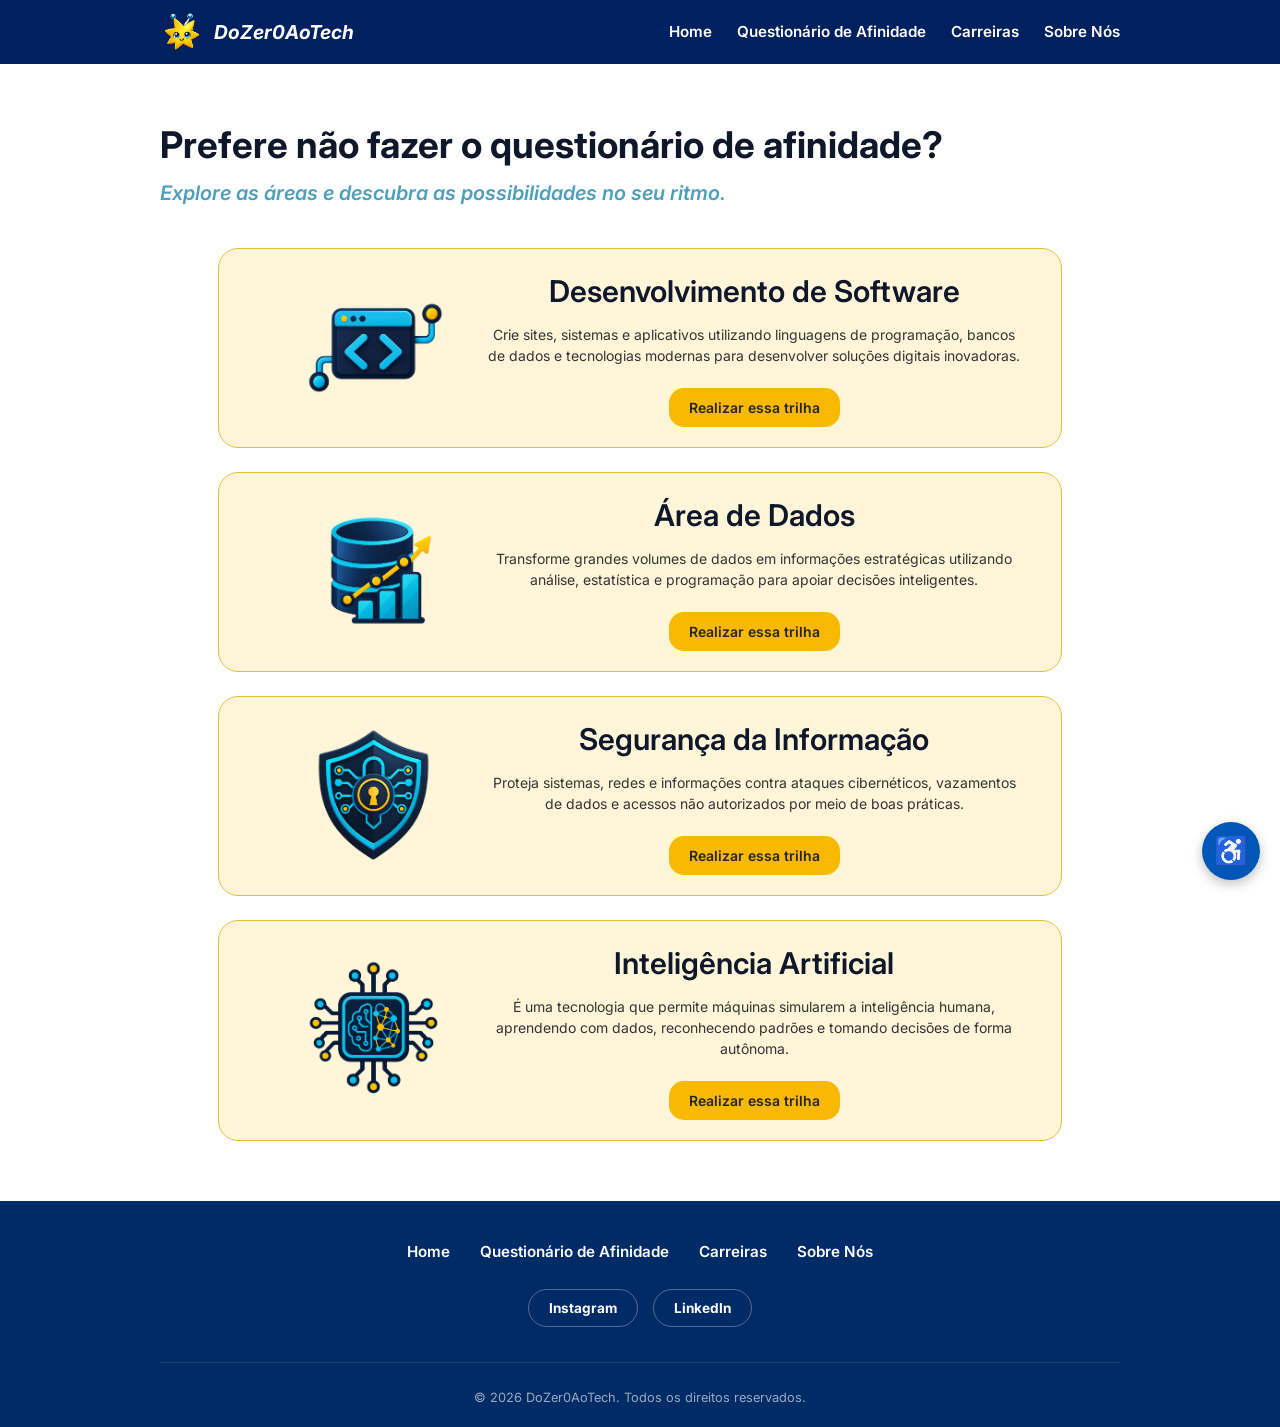
<file: html/carreiras.html>
<!DOCTYPE html>
<html lang="pt-br">
<head>
    <meta charset="UTF-8">
    <meta name="viewport" content="width=device-width, initial-scale=1.0">
    <title>Carreiras - DoZer0AoTech</title>
    <link rel="stylesheet" href="../css/carreiras.css" type="text/css">
    <link rel="stylesheet" href="../css/acessibilidade.css">
</head>
<body>

    <div id="luz-labirinto"></div>

    <header class="header">
        <div class="header-container">
            <div class="logo">
                <img src="../imagens/LUMI LOGO.png" alt="Lumi logo">
                <span>DoZer0AoTech</span>
            </div>
            <nav class="nav-menu">
                <a href="../index.html">Home</a>
                <a href="questionarioAfinidade.html">Questionário de Afinidade</a>
                <a href="carreiras.html" class="active">Carreiras</a>
                <a href="sobre.html">Sobre Nós</a>
            </nav>

    </header>

    <main class="main-container">

        <section class="areas-section">
            <h1 class="section-title">
                Prefere não fazer o questionário de afinidade?
            </h1>

            <p class="section-subtitle">
                  Explore as áreas e descubra as possibilidades no seu ritmo.
            </p>

            <div class="cards-grid">

                <!-- CARD 1: Dev -->
                <div class="area-card">
                    <div class="card-header">
                        <img
                            src="../imagens/Desenvolvimento de Software.png"
                            alt="Desenvolvimento de Software">
                    </div>

                    <div class="area-content">
                        <h2>Desenvolvimento de Software</h2>
                        <p>
                            Crie sites, sistemas e aplicativos utilizando linguagens de programação,
                            bancos de dados e tecnologias modernas para desenvolver soluções digitais inovadoras.
                        </p>
                        <a
                            href="curso_desenvolvimento.html"
                            class="btn-primary btn-card">
                            Realizar essa trilha
                        </a>
                    </div>
                </div>


                <!-- CARD 2: dados-->
                <div class="area-card">
                    <div class="card-header">
                        <img
                            src="../imagens/Dados.png"
                            alt="Área de Dados">
                    </div>
                    <div class="area-content">
                        <h2>Área de Dados</h2>
                        <p>
                            Transforme grandes volumes de dados em informações estratégicas utilizando
                            análise, estatística e programação para apoiar decisões inteligentes.
                        </p>
                        <a
                            href="curso_dados.html"
                            class="btn-primary btn-card">

                            Realizar essa trilha
                        </a>
                    </div>
                </div>


                <!-- CARD 3:segurança-->
                <div class="area-card">
                    <div class="card-header">
                        <img
                            src="../imagens/Segurança da Informação.png"
                            alt="Segurança da Informação">
                    </div>
                    <div class="area-content">
                        <h2>Segurança da Informação</h2>
                        <p>
                            Proteja sistemas, redes e informações contra ataques cibernéticos,
                            vazamentos de dados e acessos não autorizados por meio de boas práticas.
                        </p>
                        <a
                            href="curso_seguranca.html"
                            class="btn-primary btn-card">

                            Realizar essa trilha
                        </a>
                    </div>
                </div>

                <!-- CARD 4: ia -->
                <div class="area-card">
                    <div class="card-header">
                        <img
                            src="../imagens/IA.png"
                            alt="Inteligência Artificial">
                    </div>
                    <div class="area-content">
                        <h2>Inteligência Artificial</h2>
                        <p>
                            É uma tecnologia que permite máquinas simularem a inteligência humana,
                            aprendendo com dados, reconhecendo padrões e tomando decisões de forma autônoma.
                        </p>
                        <a
                            href="curso_ia.html"
                            class="btn-primary btn-card">

                            Realizar essa trilha
                        </a>
                    </div>
                </div>
            </div>
        </section>
    </main>

<!-- Rodapé Completo -->
    <footer class="footer footer-dark">
        <div class="footer-container">
            
            <!-- Links de Navegação -->
            <div class="footer-nav">
                <a href="../index.html">Home</a>
                <a href="questionarioAfinidade.html">Questionário de Afinidade</a>
                <a href="carreiras.html">Carreiras</a>
                <a href="sobre.html">Sobre Nós</a>
            </div>

            <!-- Links Sociais -->
            <div class="footer-social">
                <a href="https://www.instagram.com/" target="_blank">Instagram</a>
                <a href="https://br.linkedin.com/" target="_blank">LinkedIn</a>
            </div>

            <!-- Direitos Autorais -->
            <div class="footer-copyright">
                <p>&copy; 2026 DoZer0AoTech. Todos os direitos reservados.</p>
            </div>
            
        </div>
    </footer>

    <!--Menu de acessibilidade -->
    <button class="botao-acessibilidade" id="botaoAcessibilidade" aria-label="Abrir opções de acessibilidade" aria-expanded="false">
        ♿
    </button>

    <div class="menu-acessibilidade" id="menuAcessibilidade" aria-hidden="true">
        <div class="cabecalho-acessibilidade">
            <h2>Acessibilidade</h2>
            <button id="fecharAcessibilidade" aria-label="Fechar menu">×</button>
        </div>

        <div class="opcoes-acessibilidade">
            <button class="opcao-acessibilidade" id="aumentarTexto">
                <span>🔠</span>
                <div>
                    <strong>Aumentar texto</strong>
                    <small>Aumentar o tamanho da fonte</small>
                </div>
            </button>

            <button class="opcao-acessibilidade" id="diminuirTexto">
                <span>🔡</span>
                <div>
                    <strong>Diminuir texto</strong>
                    <small>Diminuir o tamanho da fonte</small>
                </div>
            </button>

            <button class="opcao-acessibilidade" id="lerAoPassar">
                <span>🖱️</span>
                <div>
                    <strong>Ler ao passar o mouse</strong>
                    <small>Ouvir o conteúdo ao posicionar o cursor</small>
                </div>
            </button>

            <button class="opcao-acessibilidade" id="altoContraste">
                <span>◐</span>
                <div>
                    <strong>Alto contraste</strong>
                    <small>Aumentar o contraste das cores</small>
                </div>
            </button>

            <button class="opcao-acessibilidade" id="contrasteNegativo">
                <span>◑</span>
                <div>
                    <strong>Contraste negativo</strong>
                    <small>Inverter as cores da página</small>
                </div>
            </button>

            <button class="opcao-acessibilidade" id="destacarLinks">
                <span>🔗</span>
                <div>
                    <strong>Destacar links</strong>
                    <small>Facilitar a identificação dos links</small>
                </div>
            </button>

            <button class="opcao-acessibilidade restaurar" id="restaurarAcessibilidade">
                <span>↩️</span>
                <div>
                    <strong>Restaurar padrão</strong>
                    <small>Voltar às configurações originais</small>
                </div>
            </button>
        </div>
    </div>

    <script src="../js/acessibilidade.js"></script>

    <script>
        document.addEventListener('mousemove', (e) => {
            const luz = document.getElementById('luz-labirinto');
            if (luz) {
                luz.style.setProperty('--x', e.clientX + 'px');
                luz.style.setProperty('--y', e.clientY + 'px');
            }
        });
    </script>

</body>
</html>
</file>
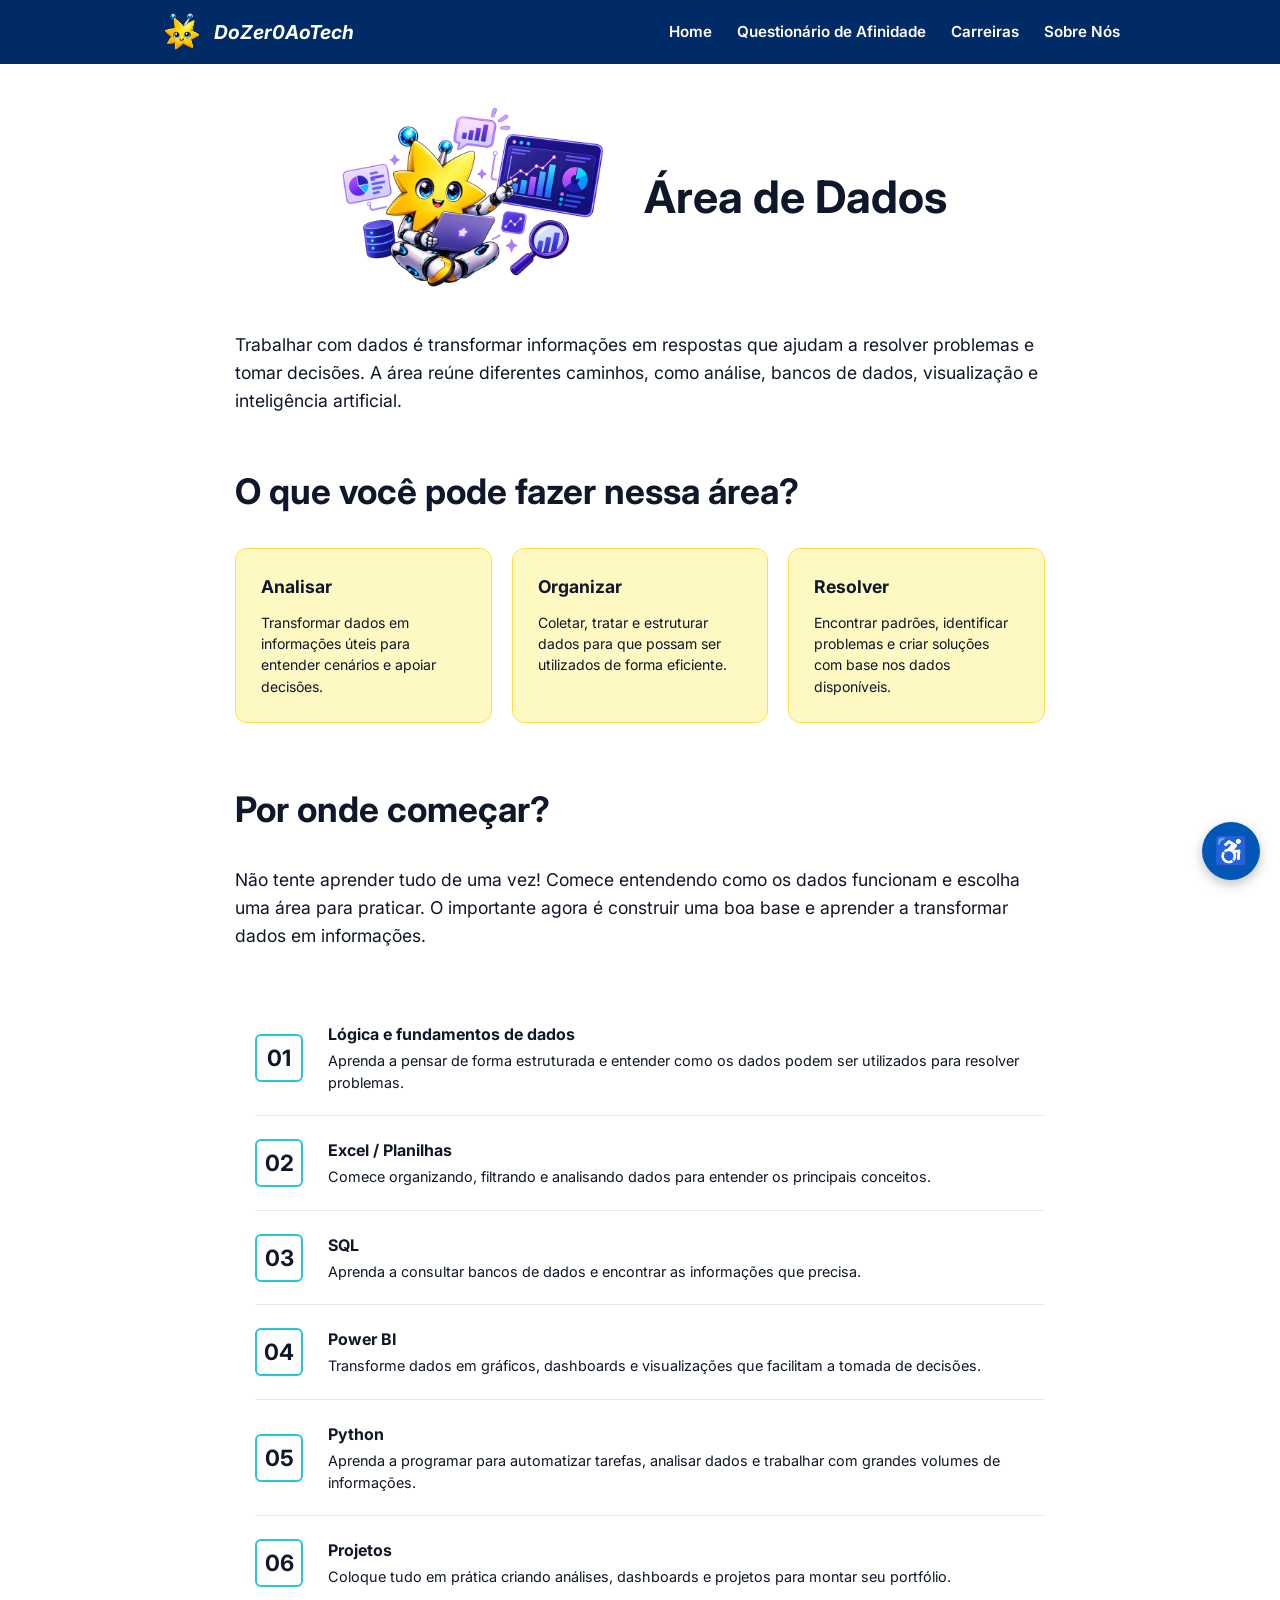
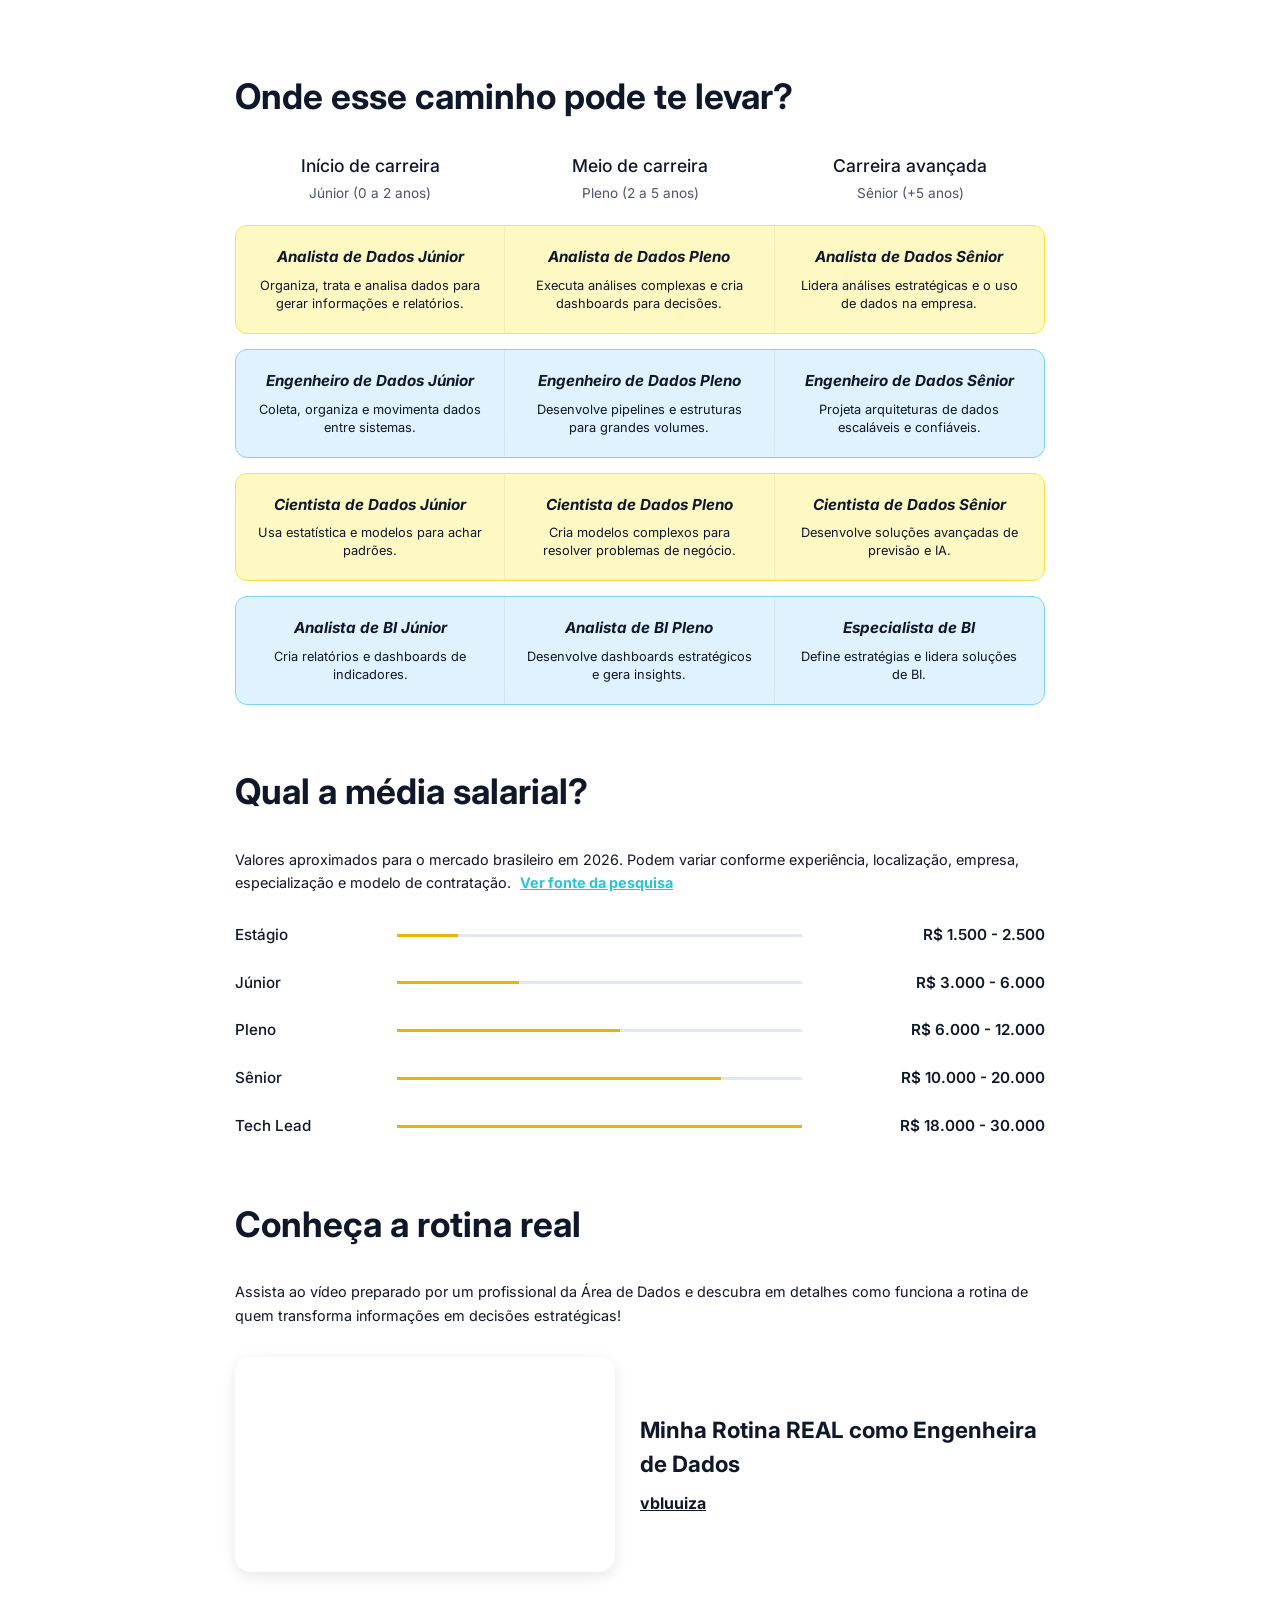
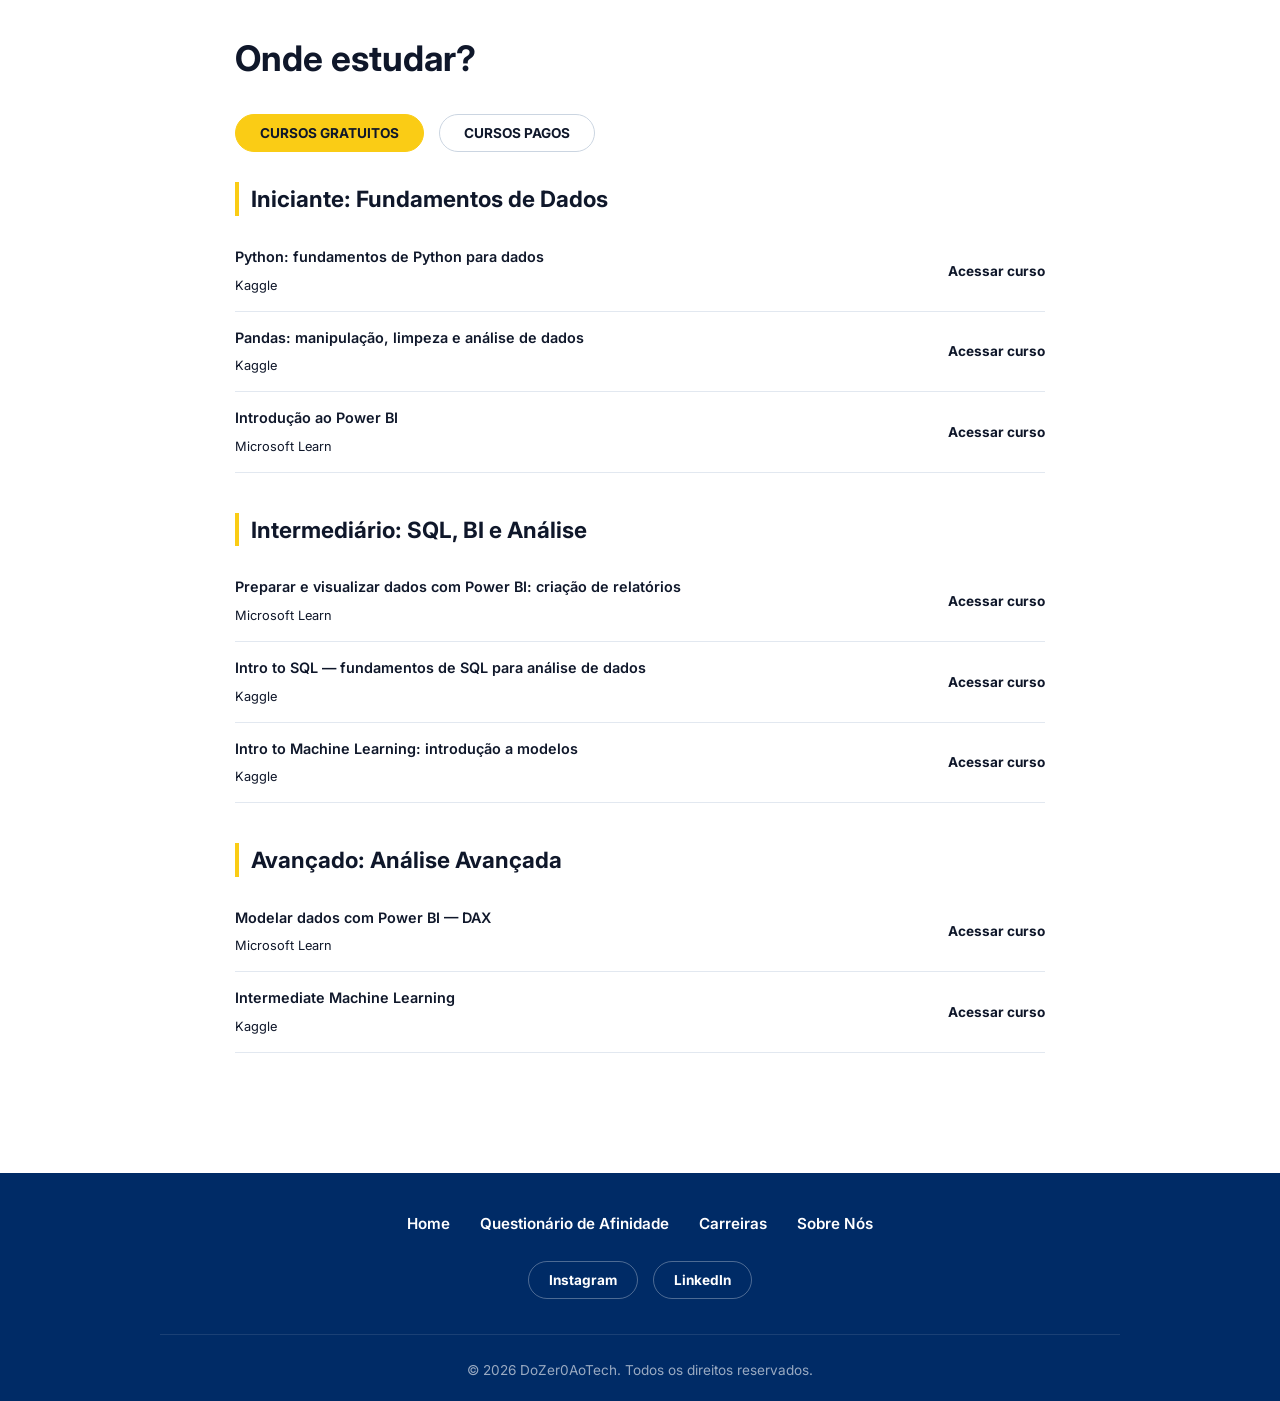
<file: html/curso_dados.html>
<!DOCTYPE html>
<html lang="pt-br">
<head>
    <meta charset="UTF-8">
    <meta name="viewport" content="width=device-width, initial-scale=1.0">
    <title>Área de Dados - DoZer0AoTech</title>
    <link rel="stylesheet" href="../style.css">
    <link rel="stylesheet" href="../css/curso_dados.css">
    <link rel="stylesheet" href="../css/acessibilidade.css">
</head>
<body>

    <div id="luz-labirinto"></div>

    <header class="header header-dark">
        <div class="header-container">
            <div class="logo">
                <img src="../imagens/LUMI LOGO.png" alt="Lumi logo">
                <span class="logo-text-light">DoZer0AoTech</span>
            </div>
            <nav class="nav-menu">
                <a href="../index.html" class="nav-light">Home</a>
                <a href="questionarioAfinidade.html" class="nav-light">Questionário de Afinidade</a>
                <a href="carreiras.html" class="active nav-light">Carreiras</a>
                <a href="sobre.html" class="nav-light">Sobre Nós</a>
            </nav>
    </header>

    <main class="main-container">
        <div class="dados-page-wrapper">
            
            <!-- Hero Section -->
            <section class="dados-hero">
                <img src="../imagens/Lumi - Dados.png" alt="Mascote Lumi Área de Dados">
                <h1>Área de Dados</h1>
            </section>

            <p class="dados-text-block">
                Trabalhar com dados é transformar informações em respostas que ajudam a resolver problemas e tomar decisões. A área reúne diferentes caminhos, como análise, bancos de dados, visualização e inteligência artificial.
            </p>

            <!-- Seção 1: O que você pode fazer -->
            <section class="dados-section">
                <h2 class="section-title">O que você pode fazer nessa área?</h2>
                <div class="cards-trilha">
                    <div class="trilha-card">
                        <h3>Analisar</h3>
                        <p>Transformar dados em informações úteis para entender cenários e apoiar decisões.</p>
                    </div>
                    <div class="trilha-card">
                        <h3>Organizar</h3>
                        <p>Coletar, tratar e estruturar dados para que possam ser utilizados de forma eficiente.</p>
                    </div>
                    <div class="trilha-card">
                        <h3>Resolver</h3>
                        <p>Encontrar padrões, identificar problemas e criar soluções com base nos dados disponíveis.</p>
                    </div>
                </div>
            </section>

            <!-- Seção 2: Por onde começar? -->
            <section class="dados-section">
                <h2 class="section-title">Por onde começar?</h2>
                <p class="dados-text-block">
                    Não tente aprender tudo de uma vez! Comece entendendo como os dados funcionam e escolha uma área para praticar. O importante agora é construir uma boa base e aprender a transformar dados em informações.
                </p>
                <div class="passos-lista">
                    <div class="passo-item">
                        <div class="passo-numero">01</div>
                        <div class="passo-texto">
                            <h4>Lógica e fundamentos de dados</h4>
                            <p>Aprenda a pensar de forma estruturada e entender como os dados podem ser utilizados para resolver problemas.</p>
                        </div>
                    </div>
                    <div class="passo-item">
                        <div class="passo-numero">02</div>
                        <div class="passo-texto">
                            <h4>Excel / Planilhas</h4>
                            <p>Comece organizando, filtrando e analisando dados para entender os principais conceitos.</p>
                        </div>
                    </div>
                    <div class="passo-item">
                        <div class="passo-numero">03</div>
                        <div class="passo-texto">
                            <h4>SQL</h4>
                            <p>Aprenda a consultar bancos de dados e encontrar as informações que precisa.</p>
                        </div>
                    </div>
                    <div class="passo-item">
                        <div class="passo-numero">04</div>
                        <div class="passo-texto">
                            <h4>Power BI</h4>
                            <p>Transforme dados em gráficos, dashboards e visualizações que facilitam a tomada de decisões.</p>
                        </div>
                    </div>
                    <div class="passo-item">
                        <div class="passo-numero">05</div>
                        <div class="passo-texto">
                            <h4>Python</h4>
                            <p>Aprenda a programar para automatizar tarefas, analisar dados e trabalhar com grandes volumes de informações.</p>
                        </div>
                    </div>
                    <div class="passo-item">
                        <div class="passo-numero">06</div>
                        <div class="passo-texto">
                            <h4>Projetos</h4>
                            <p>Coloque tudo em prática criando análises, dashboards e projetos para montar seu portfólio.</p>
                        </div>
                    </div>
                </div>
            </section>

            <!-- Seção 3: Onde esse caminho pode te levar? -->
            <section class="dados-section">
                <h2 class="section-title">Onde esse caminho pode te levar?</h2>
                
                <div class="career-grid-header">
                    <span>
                        Início de carreira<br>
                        <span style="font-size: 0.85rem; font-weight: 400; color: #475569;">Júnior (0 a 2 anos)</span>
                    </span>
                    <span>
                        Meio de carreira<br>
                        <span style="font-size: 0.85rem; font-weight: 400; color: #475569;">Pleno (2 a 5 anos)</span>
                    </span>
                    <span>
                        Carreira avançada<br>
                        <span style="font-size: 0.85rem; font-weight: 400; color: #475569;">Sênior (+5 anos)</span>
                    </span>
                </div>

                <!-- Analista -->
                <div class="career-row row-yellow">
                    <div class="career-cell">
                        <h4>Analista de Dados Júnior</h4>
                        <p>Organiza, trata e analisa dados para gerar informações e relatórios.</p>
                    </div>
                    <div class="career-cell">
                        <h4>Analista de Dados Pleno</h4>
                        <p>Executa análises complexas e cria dashboards para decisões.</p>
                    </div>
                    <div class="career-cell">
                        <h4>Analista de Dados Sênior</h4>
                        <p>Lidera análises estratégicas e o uso de dados na empresa.</p>
                    </div>
                </div>

                <!-- Engenheiro -->
                <div class="career-row row-blue">
                    <div class="career-cell">
                        <h4>Engenheiro de Dados Júnior</h4>
                        <p>Coleta, organiza e movimenta dados entre sistemas.</p>
                    </div>
                    <div class="career-cell">
                        <h4>Engenheiro de Dados Pleno</h4>
                        <p>Desenvolve pipelines e estruturas para grandes volumes.</p>
                    </div>
                    <div class="career-cell">
                        <h4>Engenheiro de Dados Sênior</h4>
                        <p>Projeta arquiteturas de dados escaláveis e confiáveis.</p>
                    </div>
                </div>

                <!-- Cientista -->
                <div class="career-row row-yellow">
                    <div class="career-cell">
                        <h4>Cientista de Dados Júnior</h4>
                        <p>Usa estatística e modelos para achar padrões.</p>
                    </div>
                    <div class="career-cell">
                        <h4>Cientista de Dados Pleno</h4>
                        <p>Cria modelos complexos para resolver problemas de negócio.</p>
                    </div>
                    <div class="career-cell">
                        <h4>Cientista de Dados Sênior</h4>
                        <p>Desenvolve soluções avançadas de previsão e IA.</p>
                    </div>
                </div>

                <!-- BI -->
                <div class="career-row row-blue">
                    <div class="career-cell">
                        <h4>Analista de BI Júnior</h4>
                        <p>Cria relatórios e dashboards de indicadores.</p>
                    </div>
                    <div class="career-cell">
                        <h4>Analista de BI Pleno</h4>
                        <p>Desenvolve dashboards estratégicos e gera insights.</p>
                    </div>
                    <div class="career-cell">
                        <h4>Especialista de BI</h4>
                        <p>Define estratégias e lidera soluções de BI.</p>
                    </div>
                </div>
            </section>

            <!-- Seção 4: Média Salarial -->
            <section class="dados-section">
                <h2 class="section-title">Qual a média salarial?</h2>
                <p class="dados-text-block" style="font-size: 0.9rem; margin-bottom: 30px;">
                    Valores aproximados para o mercado brasileiro em 2026. Podem variar conforme experiência, localização, empresa, especialização e modelo de contratação. 
                    <a href="https://www.glassdoor.com.br" target="_blank" class="link-inline" style="color: #26c6da; text-decoration: underline; margin-left: 5px;">Ver fonte da pesquisa</a>
                </p>

                <div class="salary-list">
                    <div class="salary-item">
                        <span class="salary-level">Estágio</span>
                        <div class="salary-bar-bg"><div class="salary-bar-fill" style="width: 15%;"></div></div>
                        <span class="salary-value">R$ 1.500 - 2.500</span>
                    </div>
                    <div class="salary-item">
                        <span class="salary-level">Júnior</span>
                        <div class="salary-bar-bg"><div class="salary-bar-fill" style="width: 30%;"></div></div>
                        <span class="salary-value">R$ 3.000 - 6.000</span>
                    </div>
                    <div class="salary-item">
                        <span class="salary-level">Pleno</span>
                        <div class="salary-bar-bg"><div class="salary-bar-fill" style="width: 55%;"></div></div>
                        <span class="salary-value">R$ 6.000 - 12.000</span>
                    </div>
                    <div class="salary-item">
                        <span class="salary-level">Sênior</span>
                        <div class="salary-bar-bg"><div class="salary-bar-fill" style="width: 80%;"></div></div>
                        <span class="salary-value">R$ 10.000 - 20.000</span>
                    </div>
                    <div class="salary-item">
                        <span class="salary-level">Tech Lead</span>
                        <div class="salary-bar-bg"><div class="salary-bar-fill" style="width: 100%;"></div></div>
                        <span class="salary-value">R$ 18.000 - 30.000</span>
                    </div>
                </div>
            </section>

            <!-- Seção 5: Conheça a rotina real -->
            <section class="dados-section">
                <h2 class="section-title">Conheça a rotina real</h2>
                <p class="dados-text-block" style="font-size: 0.9rem; margin-bottom: 30px;">
                    Assista ao vídeo preparado por um profissional da Área de Dados e descubra em detalhes como funciona a rotina de quem transforma informações em decisões estratégicas!
                </p>

                <div class="video-card">
                    
                    <!-- Link do video -->
                    <iframe width="560" height="315" src="https://www.youtube.com/embed/5wj4WwlWNlI?si=-K1aZz7DlUQgJ3LG" title="YouTube video player" frameborder="0" allow="accelerometer; autoplay; clipboard-write; encrypted-media; gyroscope; picture-in-picture; web-share" referrerpolicy="strict-origin-when-cross-origin" allowfullscreen></iframe>
                    
                    <div class="video-info">
                        <h3>Minha Rotina REAL como Engenheira de Dados</h3>
                        <a href="https://www.youtube.com/@vbluuiza" target="_blank" class="link-inline">vbluuiza</a>
                    </div>
                </div>
            </section>

            <!-- Seção 6: Onde Estudar -->
 <section class="dados-section">
                <h2 class="section-title">Onde estudar?</h2>
                
                <!-- Botões de Troca -->
                <div class="course-tabs">
                    <button class="btn-tab active" id="btn-gratuitos" onclick="toggleCursos('gratuitos')">CURSOS GRATUITOS</button>
                    <button class="btn-tab" id="btn-pagos" onclick="toggleCursos('pagos')">CURSOS PAGOS</button>
                </div>

                <!-- CONTEÚDO: CURSOS GRATUITOS -->
                <div id="lista-gratuitos" class="course-content">
                    
                    <div class="course-category">
                        <h3>Iniciante: Fundamentos de Dados</h3>
                        <div class="course-item">
                            <div>
                                <h4>Python: fundamentos de Python para dados</h4>
                                <span>Kaggle</span>
                            </div>
                            <a href="https://www.kaggle.com/learn/python">Acessar curso</a>
                        </div>
                        <div class="course-item">
                            <div>
                                <h4>Pandas: manipulação, limpeza e análise de dados</h4>
                                <span>Kaggle</span>
                            </div>
                            <a href="https://www.kaggle.com/learn/pandas">Acessar curso</a>
                        </div>
                        <div class="course-item">
                            <div>
                                <h4>Introdução ao Power BI</h4>
                                <span>Microsoft Learn</span>
                            </div>
                            <a href="https://learn.microsoft.com/pt-br/training/powerplatform/power-bi">Acessar curso</a>
                        </div>
                    </div>

                    <div class="course-category">
                        <h3>Intermediário: SQL, BI e Análise</h3>
                        <div class="course-item">
                            <div>
                                <h4>Preparar e visualizar dados com Power BI: criação de relatórios</h4>
                                <span>Microsoft Learn</span>
                            </div>
                            <a href="https://learn.microsoft.com/pt-br/training/paths/prepare-visualize-data-power-bi/">Acessar curso</a>
                        </div>
                        <div class="course-item">
                            <div>
                                <h4>Intro to SQL — fundamentos de SQL para análise de dados</h4>
                                <span>Kaggle</span>
                            </div>
                            <a href="https://www.kaggle.com/learn/intro-to-sql">Acessar curso</a>
                        </div>
                        <div class="course-item">
                            <div>
                                <h4>Intro to Machine Learning: introdução a modelos</h4>
                                <span>Kaggle</span>
                            </div>
                            <a href="https://www.kaggle.com/learn/intro-to-machine-learning">Acessar curso</a>
                        </div>
                    </div>

                    <div class="course-category">
                        <h3>Avançado: Análise Avançada</h3>
                        <div class="course-item">
                            <div>
                                <h4>Modelar dados com Power BI — DAX</h4>
                                <span>Microsoft Learn</span>
                            </div>
                            <a href="https://learn.microsoft.com/pt-br/training/paths/model-data-power-bi/">Acessar curso</a>
                        </div>
                        <div class="course-item">
                            <div>
                                <h4>Intermediate Machine Learning</h4>
                                <span>Kaggle</span>
                            </div>
                            <a href="https://www.kaggle.com/learn/intermediate-machine-learning">Acessar curso</a>
                        </div>
                    </div>

                </div>

                <!-- CONTEÚDO: CURSOS PAGOS (Inicia Escondido) -->
                <div id="lista-pagos" class="course-content escondido">
                    
                    <div class="course-category">
                        <h3>Iniciante: Fundamentos de Dados</h3>
                        <div class="course-item">
                            <div>
                                <h4>Formação Python: fundamentos da linguagem e programação</h4>
                                <span>Alura</span>
                            </div>
                            <a href="https://www.alura.com.br/cursos-online-programacao/python">Acessar curso</a>
                        </div>
                        <div class="course-item">
                            <div>
                                <h4>Formação Excel: Excel aplicado à análise de dados</h4>
                                <span>Alura</span>
                            </div>
                            <a href="https://www.alura.com.br/cursos-online-microsoft-excel">Acessar curso</a>
                        </div>
                        <div class="course-item">
                            <div>
                                <h4>Python para Data Science: aplicado à análise de dados</h4>
                                <span>Udemy</span>
                            </div>
                            <a href="https://www.udemy.com/courses/search/?q=python+data+science">Acessar curso</a>
                        </div>
                    </div>

                    <div class="course-category">
                        <h3>Intermediário: O Analista de Dados</h3>
                        <div class="course-item">
                            <div>
                                <h4>Formação Data Science: análise de dados e estatística</h4>
                                <span>Alura</span>
                            </div>
                            <a href="https://www.alura.com.br/formacoes/dados">Acessar curso</a>
                        </div>
                        <div class="course-item">
                            <div>
                                <h4>Formação Power BI: criação de dashboards</h4>
                                <span>Alura</span>
                            </div>
                            <a href="https://www.alura.com.br/cursos-online-power-bi">Acessar curso</a>
                        </div>
                        <div class="course-item">
                            <div>
                                <h4>Become a Data Analyst: Python, SQL, Excel e Power BI</h4>
                                <span>Udemy</span>
                            </div>
                            <a href="https://www.udemy.com/courses/search/?q=data+analyst">Acessar curso</a>
                        </div>
                    </div>

                    <div class="course-category">
                        <h3>Avançado: Especialista em Dados e BI</h3>
                        <div class="course-item">
                            <div>
                                <h4>Formação Machine Learning: criação e aplicação de modelos</h4>
                                <span>Alura</span>
                            </div>
                            <a href="https://www.alura.com.br/formacao-machine-learning">Acessar curso</a>
                        </div>
                        <div class="course-item">
                            <div>
                                <h4>Data Analyst Career Track: trilha profissional focada</h4>
                                <span>DataCamp</span>
                            </div>
                            <a href="https://www.datacamp.com/tracks/data-analyst">Acessar curso</a>
                        </div>
                    </div>
                </div>

            </section>
        </div>
    </main>

<!-- Rodapé Completo -->
    <footer class="footer footer-dark">
        <div class="footer-container">
            
            <!-- Links de Navegação -->
            <div class="footer-nav">
                <a href="../index.html">Home</a>
                <a href="questionarioAfinidade.html">Questionário de Afinidade</a>
                <a href="carreiras.html">Carreiras</a>
                <a href="sobre.html">Sobre Nós</a>
            </div>

            <!-- Links Sociais -->
            <div class="footer-social">
                <a href="https://www.instagram.com/" target="_blank">Instagram</a>
                <a href="https://br.linkedin.com/" target="_blank">LinkedIn</a>
            </div>

            <!-- Direitos Autorais -->
            <div class="footer-copyright">
                <p>&copy; 2026 DoZer0AoTech. Todos os direitos reservados.</p>
            </div>
            
        </div>
    </footer>

    <!--Menu de acessibilidade -->
    <button class="botao-acessibilidade" id="botaoAcessibilidade" aria-label="Abrir opções de acessibilidade" aria-expanded="false">
        ♿
    </button>

    <div class="menu-acessibilidade" id="menuAcessibilidade" aria-hidden="true">
        <div class="cabecalho-acessibilidade">
            <h2>Acessibilidade</h2>
            <button id="fecharAcessibilidade" aria-label="Fechar menu">×</button>
        </div>

        <div class="opcoes-acessibilidade">
            <button class="opcao-acessibilidade" id="aumentarTexto">
                <span>🔠</span>
                <div>
                    <strong>Aumentar texto</strong>
                    <small>Aumentar o tamanho da fonte</small>
                </div>
            </button>

            <button class="opcao-acessibilidade" id="diminuirTexto">
                <span>🔡</span>
                <div>
                    <strong>Diminuir texto</strong>
                    <small>Diminuir o tamanho da fonte</small>
                </div>
            </button>

            <button class="opcao-acessibilidade" id="lerAoPassar">
                <span>🖱️</span>
                <div>
                    <strong>Ler ao passar o mouse</strong>
                    <small>Ouvir o conteúdo ao posicionar o cursor</small>
                </div>
            </button>

            <button class="opcao-acessibilidade" id="altoContraste">
                <span>◐</span>
                <div>
                    <strong>Alto contraste</strong>
                    <small>Aumentar o contraste das cores</small>
                </div>
            </button>

            <button class="opcao-acessibilidade" id="contrasteNegativo">
                <span>◑</span>
                <div>
                    <strong>Contraste negativo</strong>
                    <small>Inverter as cores da página</small>
                </div>
            </button>

            <button class="opcao-acessibilidade" id="destacarLinks">
                <span>🔗</span>
                <div>
                    <strong>Destacar links</strong>
                    <small>Facilitar a identificação dos links</small>
                </div>
            </button>

            <button class="opcao-acessibilidade restaurar" id="restaurarAcessibilidade">
                <span>↩️</span>
                <div>
                    <strong>Restaurar padrão</strong>
                    <small>Voltar às configurações originais</small>
                </div>
            </button>
        </div>
    </div>

    <script src="../js/acessibilidade.js"></script>

    <script>
        document.addEventListener('mousemove', (e) => {
            const luz = document.getElementById('luz-labirinto');
            if (luz) {
                luz.style.setProperty('--x', e.clientX + 'px');
                luz.style.setProperty('--y', e.clientY + 'px');
            }
        });
    </script>

    <!-- Script Simples para as Abas de Cursos -->
    <script>
        function toggleCursos(tipo) {
            document.getElementById('btn-gratuitos').classList.remove('active');
            document.getElementById('btn-pagos').classList.remove('active');
            document.getElementById('lista-gratuitos').classList.add('escondido');
            document.getElementById('lista-pagos').classList.add('escondido');

            document.getElementById('btn-' + tipo).classList.add('active');
            document.getElementById('lista-' + tipo).classList.remove('escondido');
        }
    </script>
    
</body>
</html>
</file>
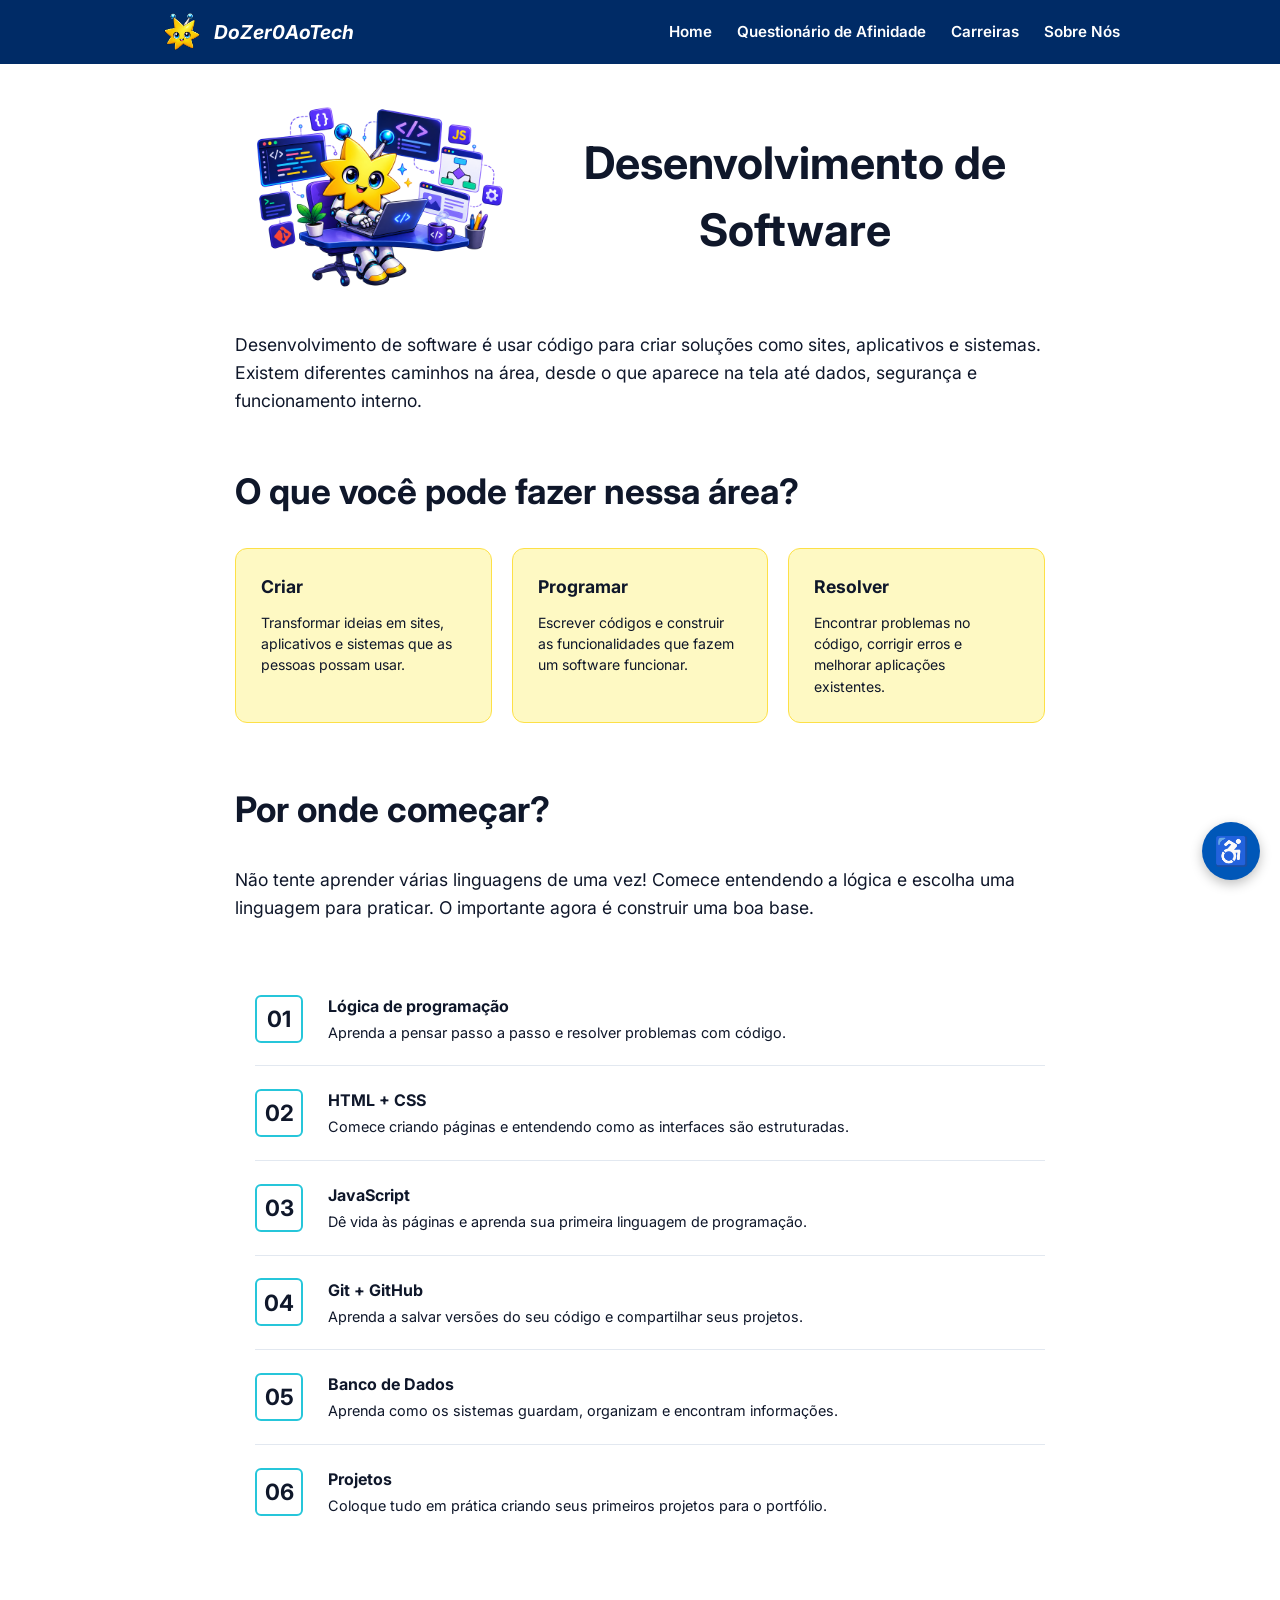
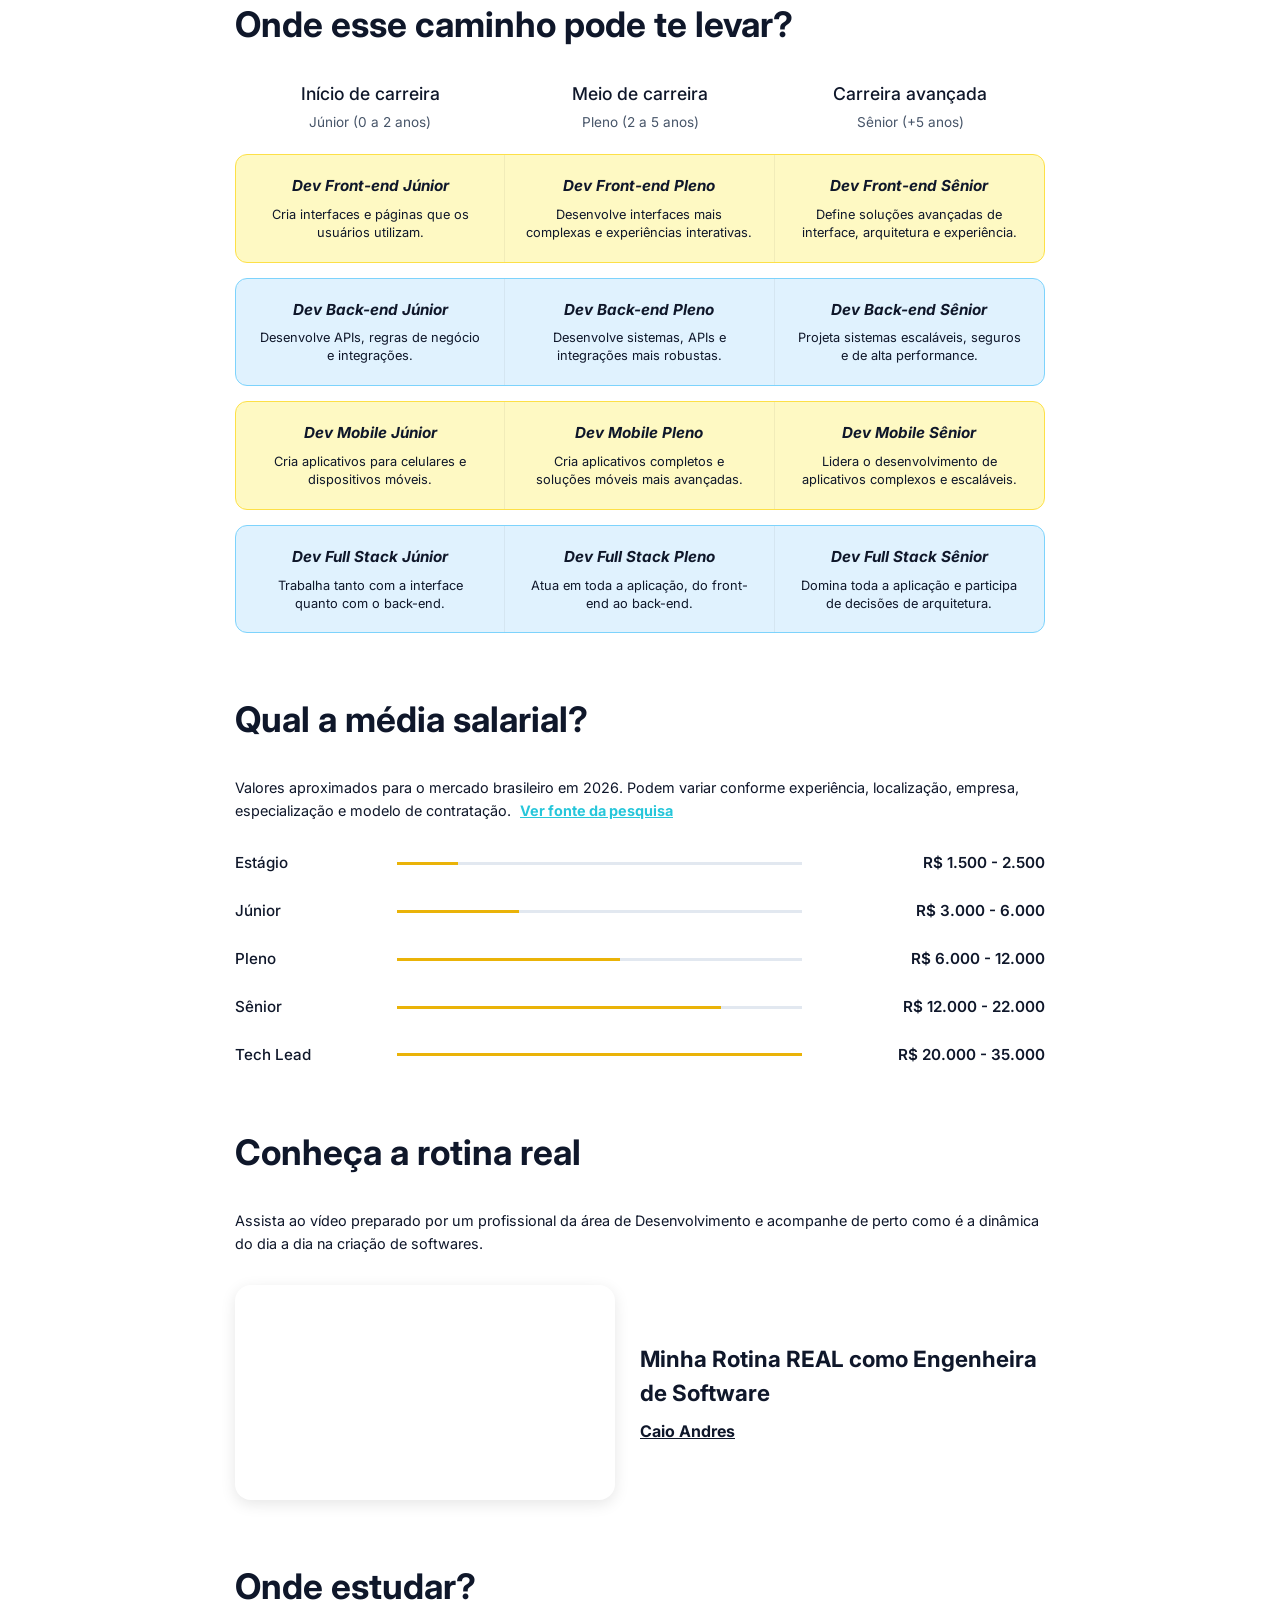
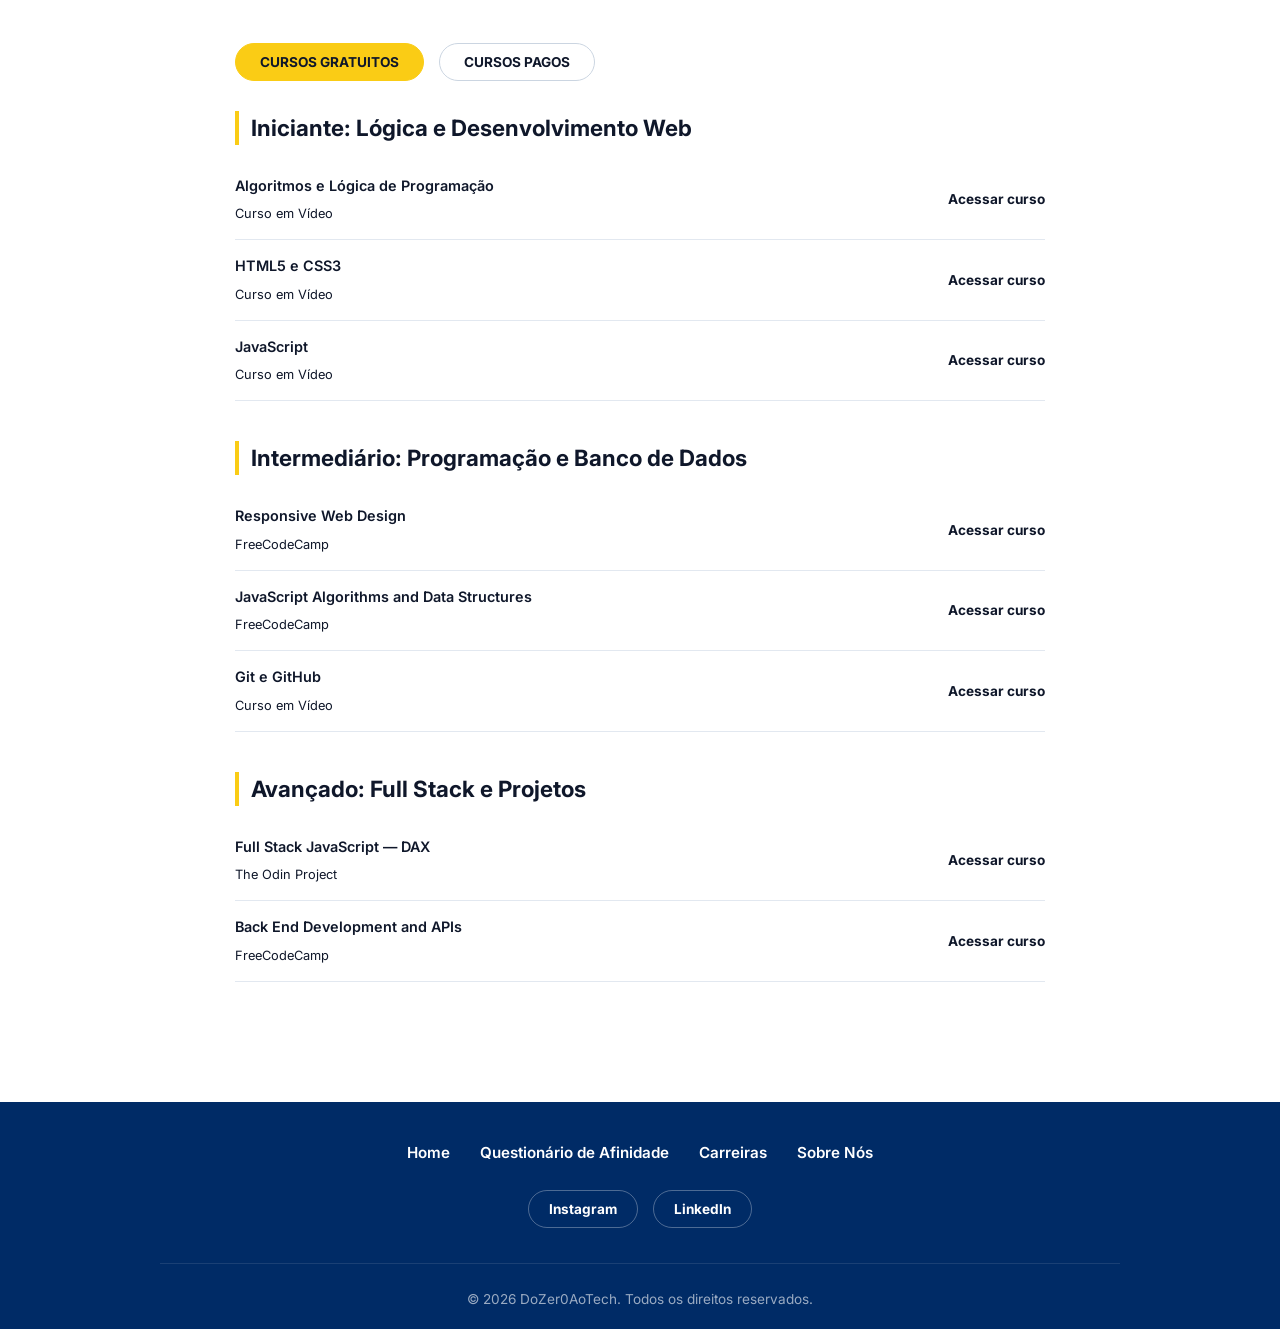
<file: html/curso_desenvolvimento.html>
<!DOCTYPE html>
<html lang="pt-br">
<head>
    <meta charset="UTF-8">
    <meta name="viewport" content="width=device-width, initial-scale=1.0">
    <title>Desenvolvimento de Software - DoZer0AoTech</title>
    <link rel="stylesheet" href="../style.css">
    <link rel="stylesheet" href="../css/curso_dados.css">
    <link rel="stylesheet" href="../css/acessibilidade.css">
</head>
<body>

    <div id="luz-labirinto"></div>

    <header class="header header-dark">
        <div class="header-container">
            <div class="logo">
                <img src="../imagens/LUMI LOGO.png" alt="Lumi logo">
                <span class="logo-text-light">DoZer0AoTech</span>
            </div>
            <nav class="nav-menu">
                <a href="../index.html" class="nav-light">Home</a>
                <a href="questionarioAfinidade.html" class="nav-light">Questionário de Afinidade</a>
                <a href="carreiras.html" class="active nav-light">Carreiras</a>
                <a href="sobre.html" class="nav-light">Sobre Nós</a>
            </nav>
            
    </header>

    <main class="main-container">
        <div class="dados-page-wrapper">
            
            <!-- Hero Section -->
            <section class="dados-hero">
                <img src="../imagens/Lumi - Software.png" alt="Mascote Lumi Área de Desenvolvimento">
                <h1>Desenvolvimento de Software</h1>
            </section>

            <p class="dados-text-block">
                Desenvolvimento de software é usar código para criar soluções como sites, aplicativos e sistemas. Existem diferentes caminhos na área, desde o que aparece na tela até dados, segurança e funcionamento interno.
            </p>

            <!-- Seção 1: O que você pode fazer -->
            <section class="dados-section">
                <h2 class="section-title">O que você pode fazer nessa área?</h2>
                <div class="cards-trilha">
                    <div class="trilha-card">
                        <h3>Criar</h3>
                        <p>Transformar ideias em sites, aplicativos e sistemas que as pessoas possam usar.</p>
                    </div>
                    <div class="trilha-card">
                        <h3>Programar</h3>
                        <p>Escrever códigos e construir as funcionalidades que fazem um software funcionar.</p>
                    </div>
                    <div class="trilha-card">
                        <h3>Resolver</h3>
                        <p>Encontrar problemas no código, corrigir erros e melhorar aplicações existentes.</p>
                    </div>
                </div>
            </section>

            <!-- Seção 2: Por onde começar? -->
            <section class="dados-section">
                <h2 class="section-title">Por onde começar?</h2>
                <p class="dados-text-block">
                    Não tente aprender várias linguagens de uma vez! Comece entendendo a lógica e escolha uma linguagem para praticar. O importante agora é construir uma boa base.
                </p>
                <div class="passos-lista">
                    <div class="passo-item">
                        <div class="passo-numero">01</div>
                        <div class="passo-texto">
                            <h4>Lógica de programação</h4>
                            <p>Aprenda a pensar passo a passo e resolver problemas com código.</p>
                        </div>
                    </div>
                    <div class="passo-item">
                        <div class="passo-numero">02</div>
                        <div class="passo-texto">
                            <h4>HTML + CSS</h4>
                            <p>Comece criando páginas e entendendo como as interfaces são estruturadas.</p>
                        </div>
                    </div>
                    <div class="passo-item">
                        <div class="passo-numero">03</div>
                        <div class="passo-texto">
                            <h4>JavaScript</h4>
                            <p>Dê vida às páginas e aprenda sua primeira linguagem de programação.</p>
                        </div>
                    </div>
                    <div class="passo-item">
                        <div class="passo-numero">04</div>
                        <div class="passo-texto">
                            <h4>Git + GitHub</h4>
                            <p>Aprenda a salvar versões do seu código e compartilhar seus projetos.</p>
                        </div>
                    </div>
                    <div class="passo-item">
                        <div class="passo-numero">05</div>
                        <div class="passo-texto">
                            <h4>Banco de Dados</h4>
                            <p>Aprenda como os sistemas guardam, organizam e encontram informações.</p>
                        </div>
                    </div>
                    <div class="passo-item">
                        <div class="passo-numero">06</div>
                        <div class="passo-texto">
                            <h4>Projetos</h4>
                            <p>Coloque tudo em prática criando seus primeiros projetos para o portfólio.</p>
                        </div>
                    </div>
                </div>
            </section>

            <!-- Seção 3: Onde esse caminho pode te levar? -->
            <section class="dados-section">
                <h2 class="section-title">Onde esse caminho pode te levar?</h2>
                
                <div class="career-grid-header">
                    <span>
                        Início de carreira<br>
                        <span style="font-size: 0.85rem; font-weight: 400; color: #475569;">Júnior (0 a 2 anos)</span>
                    </span>
                    <span>
                        Meio de carreira<br>
                        <span style="font-size: 0.85rem; font-weight: 400; color: #475569;">Pleno (2 a 5 anos)</span>
                    </span>
                    <span>
                        Carreira avançada<br>
                        <span style="font-size: 0.85rem; font-weight: 400; color: #475569;">Sênior (+5 anos)</span>
                    </span>
                </div>

                <!-- Dev Front-end -->
                <div class="career-row row-yellow">
                    <div class="career-cell">
                        <h4>Dev Front-end Júnior</h4>
                        <p>Cria interfaces e páginas que os usuários utilizam.</p>
                    </div>
                    <div class="career-cell">
                        <h4>Dev Front-end Pleno</h4>
                        <p>Desenvolve interfaces mais complexas e experiências interativas.</p>
                    </div>
                    <div class="career-cell">
                        <h4>Dev Front-end Sênior</h4>
                        <p>Define soluções avançadas de interface, arquitetura e experiência.</p>
                    </div>
                </div>

                <!-- Dev Back-end -->
                <div class="career-row row-blue">
                    <div class="career-cell">
                        <h4>Dev Back-end Júnior</h4>
                        <p>Desenvolve APIs, regras de negócio e integrações.</p>
                    </div>
                    <div class="career-cell">
                        <h4>Dev Back-end Pleno</h4>
                        <p>Desenvolve sistemas, APIs e integrações mais robustas.</p>
                    </div>
                    <div class="career-cell">
                        <h4>Dev Back-end Sênior</h4>
                        <p>Projeta sistemas escaláveis, seguros e de alta performance.</p>
                    </div>
                </div>

                <!-- Dev Mobile -->
                <div class="career-row row-yellow">
                    <div class="career-cell">
                        <h4>Dev Mobile Júnior</h4>
                        <p>Cria aplicativos para celulares e dispositivos móveis.</p>
                    </div>
                    <div class="career-cell">
                        <h4>Dev Mobile Pleno</h4>
                        <p>Cria aplicativos completos e soluções móveis mais avançadas.</p>
                    </div>
                    <div class="career-cell">
                        <h4>Dev Mobile Sênior</h4>
                        <p>Lidera o desenvolvimento de aplicativos complexos e escaláveis.</p>
                    </div>
                </div>

                <!-- Dev Full Stack -->
                <div class="career-row row-blue">
                    <div class="career-cell">
                        <h4>Dev Full Stack Júnior</h4>
                        <p>Trabalha tanto com a interface quanto com o back-end.</p>
                    </div>
                    <div class="career-cell">
                        <h4>Dev Full Stack Pleno</h4>
                        <p>Atua em toda a aplicação, do front-end ao back-end.</p>
                    </div>
                    <div class="career-cell">
                        <h4>Dev Full Stack Sênior</h4>
                        <p>Domina toda a aplicação e participa de decisões de arquitetura.</p>
                    </div>
                </div>
            </section>

            <!-- Seção 4: Média Salarial -->
            <section class="dados-section">
                <h2 class="section-title">Qual a média salarial?</h2>
                <p class="dados-text-block" style="font-size: 0.9rem; margin-bottom: 30px;">
                    Valores aproximados para o mercado brasileiro em 2026. Podem variar conforme experiência, localização, empresa, especialização e modelo de contratação. 
                    <a href="https://www.glassdoor.com.br/index.htm" target="_blank" class="link-inline" style="color: #26c6da; text-decoration: underline; margin-left: 5px;">Ver fonte da pesquisa</a>
                </p>

                <div class="salary-list">
                    <div class="salary-item">
                        <span class="salary-level">Estágio</span>
                        <div class="salary-bar-bg"><div class="salary-bar-fill" style="width: 15%;"></div></div>
                        <span class="salary-value">R$ 1.500 - 2.500</span>
                    </div>
                    <div class="salary-item">
                        <span class="salary-level">Júnior</span>
                        <div class="salary-bar-bg"><div class="salary-bar-fill" style="width: 30%;"></div></div>
                        <span class="salary-value">R$ 3.000 - 6.000</span>
                    </div>
                    <div class="salary-item">
                        <span class="salary-level">Pleno</span>
                        <div class="salary-bar-bg"><div class="salary-bar-fill" style="width: 55%;"></div></div>
                        <span class="salary-value">R$ 6.000 - 12.000</span>
                    </div>
                    <div class="salary-item">
                        <span class="salary-level">Sênior</span>
                        <div class="salary-bar-bg"><div class="salary-bar-fill" style="width: 80%;"></div></div>
                        <span class="salary-value">R$ 12.000 - 22.000</span>
                    </div>
                    <div class="salary-item">
                        <span class="salary-level">Tech Lead</span>
                        <div class="salary-bar-bg"><div class="salary-bar-fill" style="width: 100%;"></div></div>
                        <span class="salary-value">R$ 20.000 - 35.000</span>
                    </div>
                </div>
            </section>

            <!-- Seção 5: Conheça a rotina real -->
            <section class="dados-section">
                <h2 class="section-title">Conheça a rotina real</h2>
                <p class="dados-text-block" style="font-size: 0.9rem; margin-bottom: 30px;">
                    Assista ao vídeo preparado por um profissional da área de Desenvolvimento e acompanhe de perto como é a dinâmica do dia a dia na criação de softwares.
                </p>

                <div class="video-card">
                    
                    <!-- Link do video -->
                    <iframe width="560" height="315" src="https://www.youtube.com/embed/nOz8oW0hNRU?si=SADHYxt3ykgYOLHL" title="YouTube video player" frameborder="0" allow="accelerometer; autoplay; clipboard-write; encrypted-media; gyroscope; picture-in-picture; web-share" referrerpolicy="strict-origin-when-cross-origin" allowfullscreen></iframe>                    
                    <div class="video-info">
                        <h3>Minha Rotina REAL como Engenheira de Software</h3>
                        <a href="https://www.youtube.com/channel/UC5zu0F3DdcNyFAWYTb4SYPQ" target="_blank" class="link-inline">Caio Andres</a>
                    </div>
                </div>
            </section>

            <!-- Seção 6: Onde Estudar -->
<section class="dados-section">
                <h2 class="section-title">Onde estudar?</h2>
                
                <!-- Botões de Troca -->
                <div class="course-tabs">
                    <button class="btn-tab active" id="btn-gratuitos" onclick="toggleCursos('gratuitos')">CURSOS GRATUITOS</button>
                    <button class="btn-tab" id="btn-pagos" onclick="toggleCursos('pagos')">CURSOS PAGOS</button>
                </div>

                <!-- CONTEÚDO: CURSOS GRATUITOS -->
                <div id="lista-gratuitos" class="course-content">
                    
                    <div class="course-category">
                        <h3>Iniciante: Lógica e Desenvolvimento Web</h3>
                        <div class="course-item">
                            <div>
                                <h4>Algoritmos e Lógica de Programação</h4>
                                <span>Curso em Vídeo</span>
                            </div>
                            <a href="https://www.cursoemvideo.com/curso/curso-de-algoritmo/">Acessar curso</a>
                        </div>
                        <div class="course-item">
                            <div>
                                <h4>HTML5 e CSS3</h4>
                                <span>Curso em Vídeo</span>
                            </div>
                            <a href="https://www.cursoemvideo.com/curso/html5-css3-modulo1/">Acessar curso</a>
                        </div>
                        <div class="course-item">
                            <div>
                                <h4>JavaScript</h4>
                                <span>Curso em Vídeo</span>
                            </div>
                            <a href="https://www.cursoemvideo.com/curso/javascript/">Acessar curso</a>
                        </div>
                    </div>

                    <div class="course-category">
                        <h3>Intermediário: Programação e Banco de Dados</h3>
                        <div class="course-item">
                            <div>
                                <h4>Responsive Web Design</h4>
                                <span>FreeCodeCamp</span>
                            </div>
                            <a href="https://www.freecodecamp.org/learn/2022/responsive-web-design/">Acessar curso</a>
                        </div>
                        <div class="course-item">
                            <div>
                                <h4>JavaScript Algorithms and Data Structures</h4>
                                <span>FreeCodeCamp</span>
                            </div>
                            <a href="https://www.freecodecamp.org/learn/javascript-algorithms-and-data-structures-v8/">Acessar curso</a>
                        </div>
                        <div class="course-item">
                            <div>
                                <h4>Git e GitHub</h4>
                                <span>Curso em Vídeo</span>
                            </div>
                            <a href="https://www.cursoemvideo.com/curso/curso-de-git-e-github/">Acessar curso</a>
                        </div>
                    </div>

                    <div class="course-category">
                        <h3>Avançado: Full Stack e Projetos</h3>
                        <div class="course-item">
                            <div>
                                <h4>Full Stack JavaScript — DAX</h4>
                                <span>The Odin Project</span>
                            </div>
                            <a href="https://www.theodinproject.com/paths/full-stack-javascript">Acessar curso</a>
                        </div>
                        <div class="course-item">
                            <div>
                                <h4>Back End Development and APIs</h4>
                                <span>FreeCodeCamp</span>
                            </div>
                            <a href="https://www.freecodecamp.org/learn/back-end-development-and-apis/">Acessar curso</a>
                        </div>
                    </div>

                </div>

                <!-- CONTEÚDO: CURSOS PAGOS (Inicia Escondido) -->
                <div id="lista-pagos" class="course-content escondido">
                    
                    <div class="course-category">
                        <h3>Iniciante: Base de Programação</h3>
                        <div class="course-item">
                            <div>
                                <h4>Formação Iniciante em Programação</h4>
                                <span>Alura</span>
                            </div>
                            <a href="https://www.alura.com.br/formacao-programacao">Acessar curso</a>
                        </div>
                        <div class="course-item">
                            <div>
                                <h4>Formação HTML e CSS</h4>
                                <span>Alura</span>
                            </div>
                            <a href="https://www.alura.com.br/formacao-html-css">Acessar curso</a>
                        </div>
                        <div class="course-item">
                            <div>
                                <h4>Lógica de Programação</h4>
                                <span>Udemy</span>
                            </div>
                            <a href="https://www.udemy.com/courses/search/?q=logica+de+programacao">Acessar curso</a>
                        </div>
                    </div>

                    <div class="course-category">
                        <h3>Intermediário: Desenvolvimento Full Stack</h3>
                        <div class="course-item">
                            <div>
                                <h4>Formação Full Stack</h4>
                                <span>Rocketseat</span>
                            </div>
                            <a href="https://www.rocketseat.com.br/formacao/fullstack">Acessar curso</a>
                        </div>
                        <div class="course-item">
                            <div>
                                <h4>Formação JavaScript para Web</h4>
                                <span>Alura</span>
                            </div>
                            <a href="https://www.alura.com.br/formacao-JavaScript-front-end">Acessar curso</a>
                        </div>
                        <div class="course-item">
                            <div>
                                <h4>Formação SQL e Banco de Dados</h4>
                                <span>Udemy</span>
                            </div>
                            <a href="https://www.alura.com.br/formacao-consultas-mysql">Acessar curso</a>
                        </div>
                    </div>

                    <div class="course-category">
                        <h3>Avançado: Arquitetura e Engenharia De Software</h3>
                        <div class="course-item">
                            <div>
                                <h4>Formação Arquitetura de Software</h4>
                                <span>Alura</span>
                            </div>
                            <a href="https://www.alura.com.br/cursos-online-back-end/arquitetura-software">Acessar curso</a>
                        </div>
                        <div class="course-item">
                            <div>
                                <h4>Desenvolvimento Full Stack avançado</h4>
                                <span>Udemy</span>
                            </div>
                            <a href="https://www.udemy.com/courses/search/?q=full+stack+avancado">Acessar curso</a>
                        </div>
                        <div class="course-item">
                            <div>
                                <h4>Formação/Carreira em Desenvolvimento</h4>
                                <span>DevMedia</span>
                            </div>
                            <a href="https://www.dio.me/bootcamp">Acessar curso</a>
                        </div>
                    </div>

                </div>

            </section>
        </div>
    </main>

    <!-- Rodapé Completo -->
    <footer class="footer footer-dark">
        <div class="footer-container">
            
            <!-- Links de Navegação -->
            <div class="footer-nav">
                <a href="../index.html">Home</a>
                <a href="questionarioAfinidade.html">Questionário de Afinidade</a>
                <a href="carreiras.html">Carreiras</a>
                <a href="sobre.html">Sobre Nós</a>
            </div>

            <!-- Links Sociais (Cegos) -->
            <div class="footer-social">
                <a href="https://www.instagram.com/" target="_blank">Instagram</a>
                <a href="https://br.linkedin.com/" target="_blank">LinkedIn</a>
            </div>

            <!-- Direitos Autorais -->
            <div class="footer-copyright">
                <p>&copy; 2026 DoZer0AoTech. Todos os direitos reservados.</p>
            </div>
            
        </div>
    </footer>

    <!--Menu de acessibilidade -->
    <button class="botao-acessibilidade" id="botaoAcessibilidade" aria-label="Abrir opções de acessibilidade" aria-expanded="false">
        ♿
    </button>

    <div class="menu-acessibilidade" id="menuAcessibilidade" aria-hidden="true">
        <div class="cabecalho-acessibilidade">
            <h2>Acessibilidade</h2>
            <button id="fecharAcessibilidade" aria-label="Fechar menu">×</button>
        </div>

        <div class="opcoes-acessibilidade">
            <button class="opcao-acessibilidade" id="aumentarTexto">
                <span>🔠</span>
                <div>
                    <strong>Aumentar texto</strong>
                    <small>Aumentar o tamanho da fonte</small>
                </div>
            </button>

            <button class="opcao-acessibilidade" id="diminuirTexto">
                <span>🔡</span>
                <div>
                    <strong>Diminuir texto</strong>
                    <small>Diminuir o tamanho da fonte</small>
                </div>
            </button>

            <button class="opcao-acessibilidade" id="lerAoPassar">
                <span>🖱️</span>
                <div>
                    <strong>Ler ao passar o mouse</strong>
                    <small>Ouvir o conteúdo ao posicionar o cursor</small>
                </div>
            </button>

            <button class="opcao-acessibilidade" id="altoContraste">
                <span>◐</span>
                <div>
                    <strong>Alto contraste</strong>
                    <small>Aumentar o contraste das cores</small>
                </div>
            </button>

            <button class="opcao-acessibilidade" id="contrasteNegativo">
                <span>◑</span>
                <div>
                    <strong>Contraste negativo</strong>
                    <small>Inverter as cores da página</small>
                </div>
            </button>

            <button class="opcao-acessibilidade" id="destacarLinks">
                <span>🔗</span>
                <div>
                    <strong>Destacar links</strong>
                    <small>Facilitar a identificação dos links</small>
                </div>
            </button>

            <button class="opcao-acessibilidade restaurar" id="restaurarAcessibilidade">
                <span>↩️</span>
                <div>
                    <strong>Restaurar padrão</strong>
                    <small>Voltar às configurações originais</small>
                </div>
            </button>
        </div>
    </div>

    <script src="../js/acessibilidade.js"></script>

    
    <!-- Script Simples para as Abas de Cursos -->
    <script>
        function toggleCursos(tipo) {
            document.getElementById('btn-gratuitos').classList.remove('active');
            document.getElementById('btn-pagos').classList.remove('active');
            document.getElementById('lista-gratuitos').classList.add('escondido');
            document.getElementById('lista-pagos').classList.add('escondido');

            document.getElementById('btn-' + tipo).classList.add('active');
            document.getElementById('lista-' + tipo).classList.remove('escondido');
        }
    </script>

    <script>
        document.addEventListener('mousemove', (e) => {
            const luz = document.getElementById('luz-labirinto');
            if (luz) {
                luz.style.setProperty('--x', e.clientX + 'px');
                luz.style.setProperty('--y', e.clientY + 'px');
            }
        });
    </script>
    
</body>
</html>
</file>
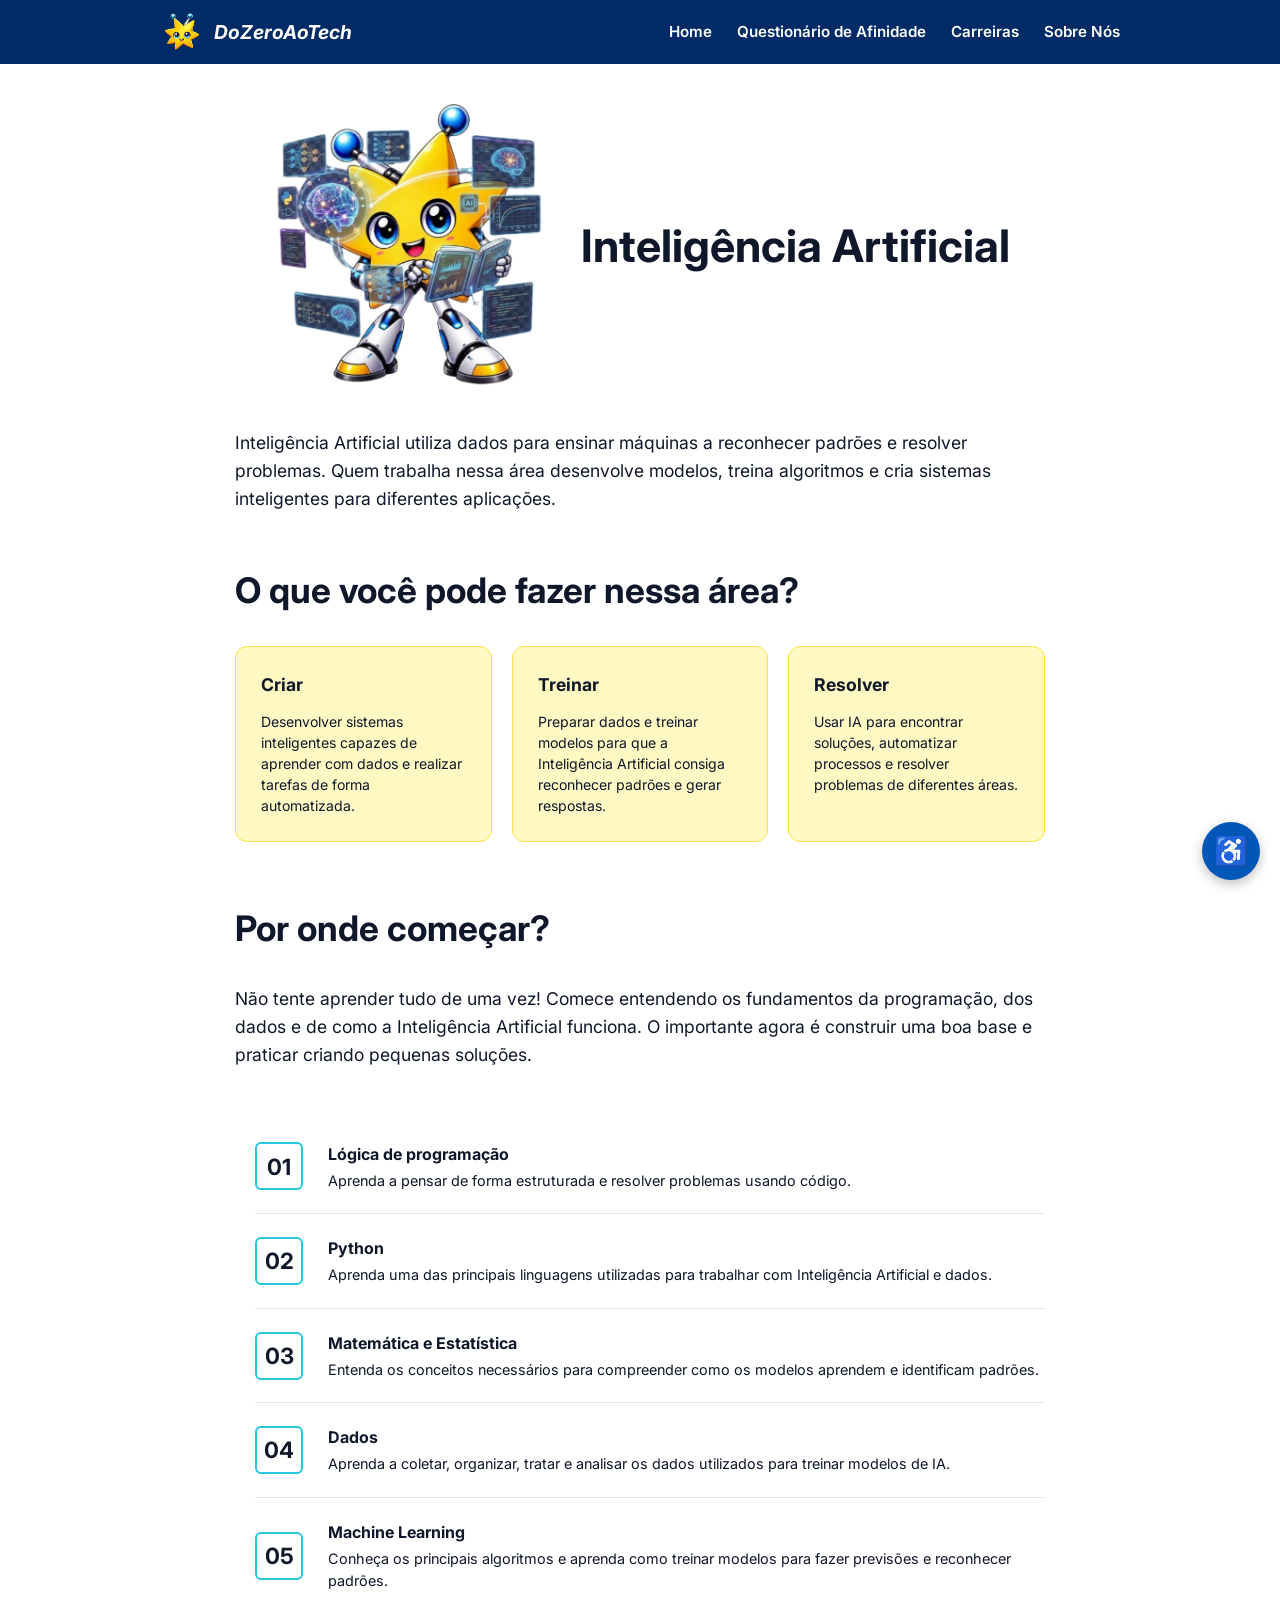
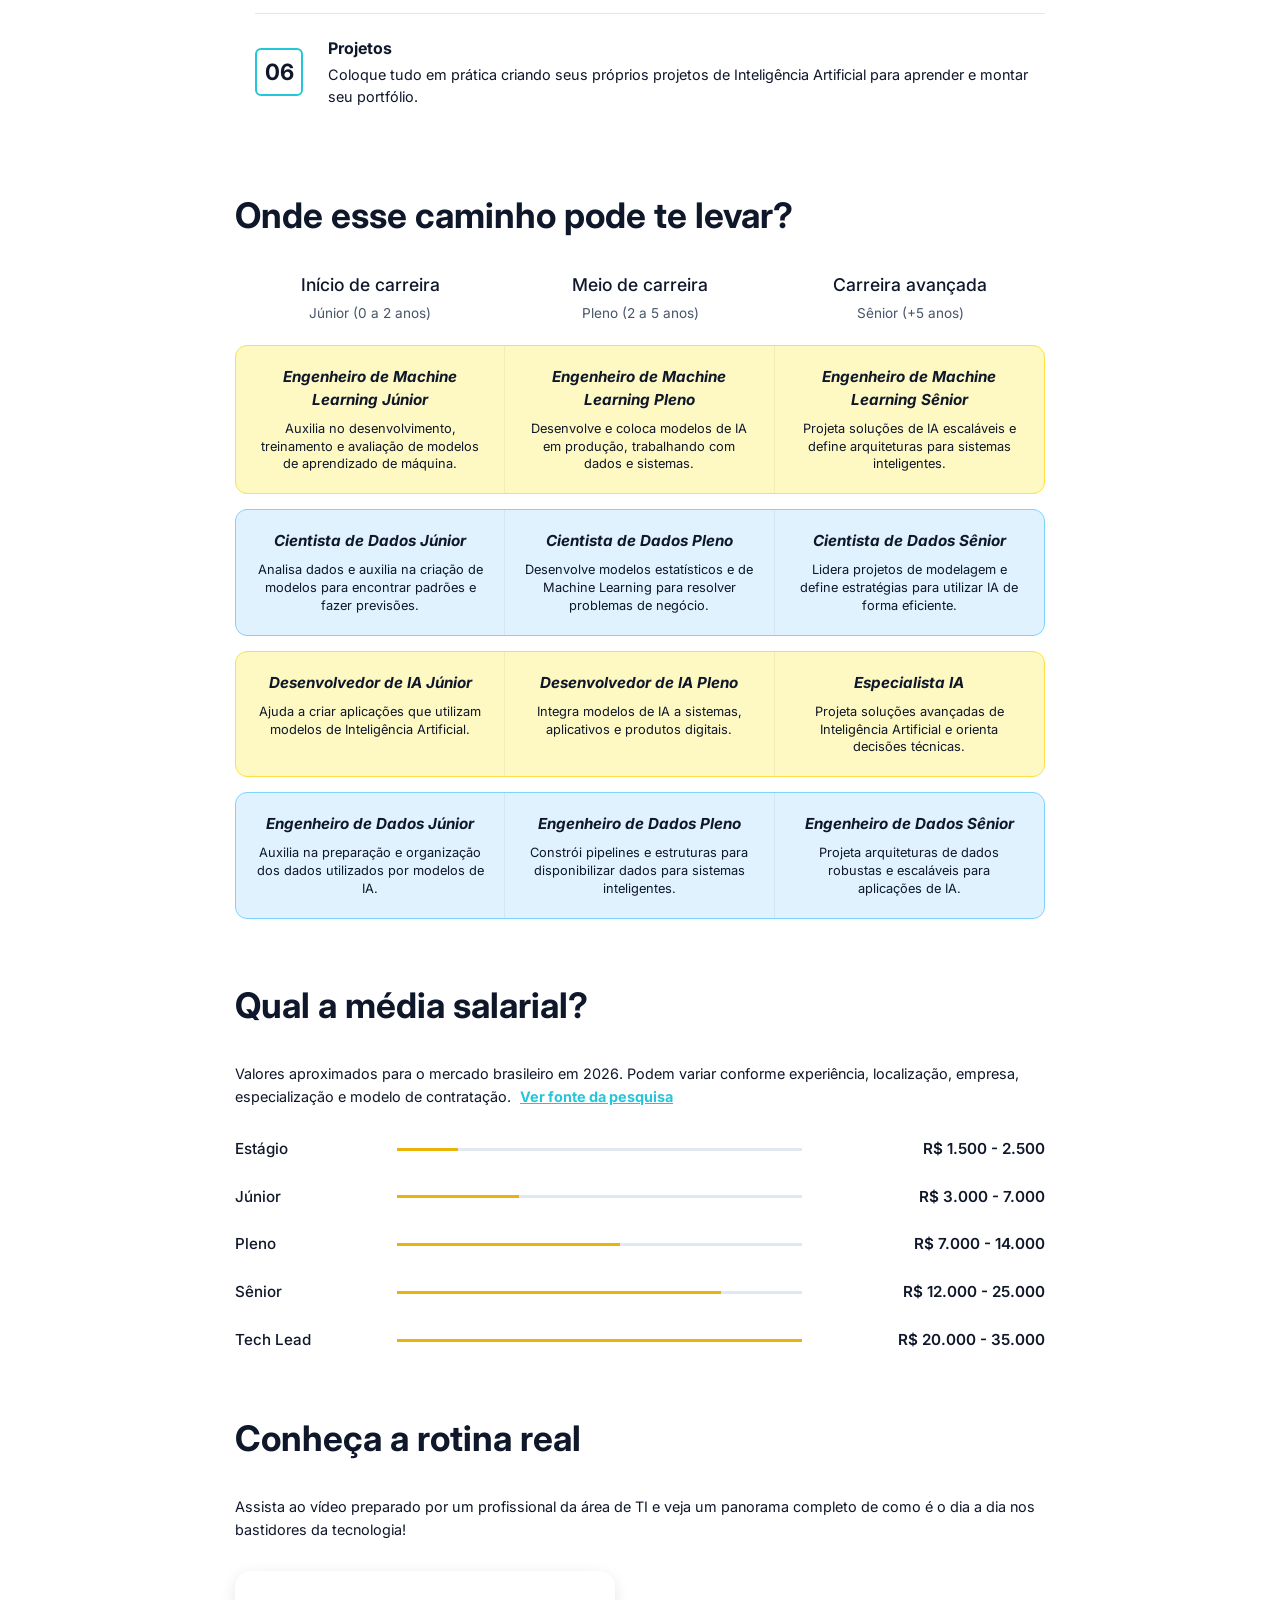
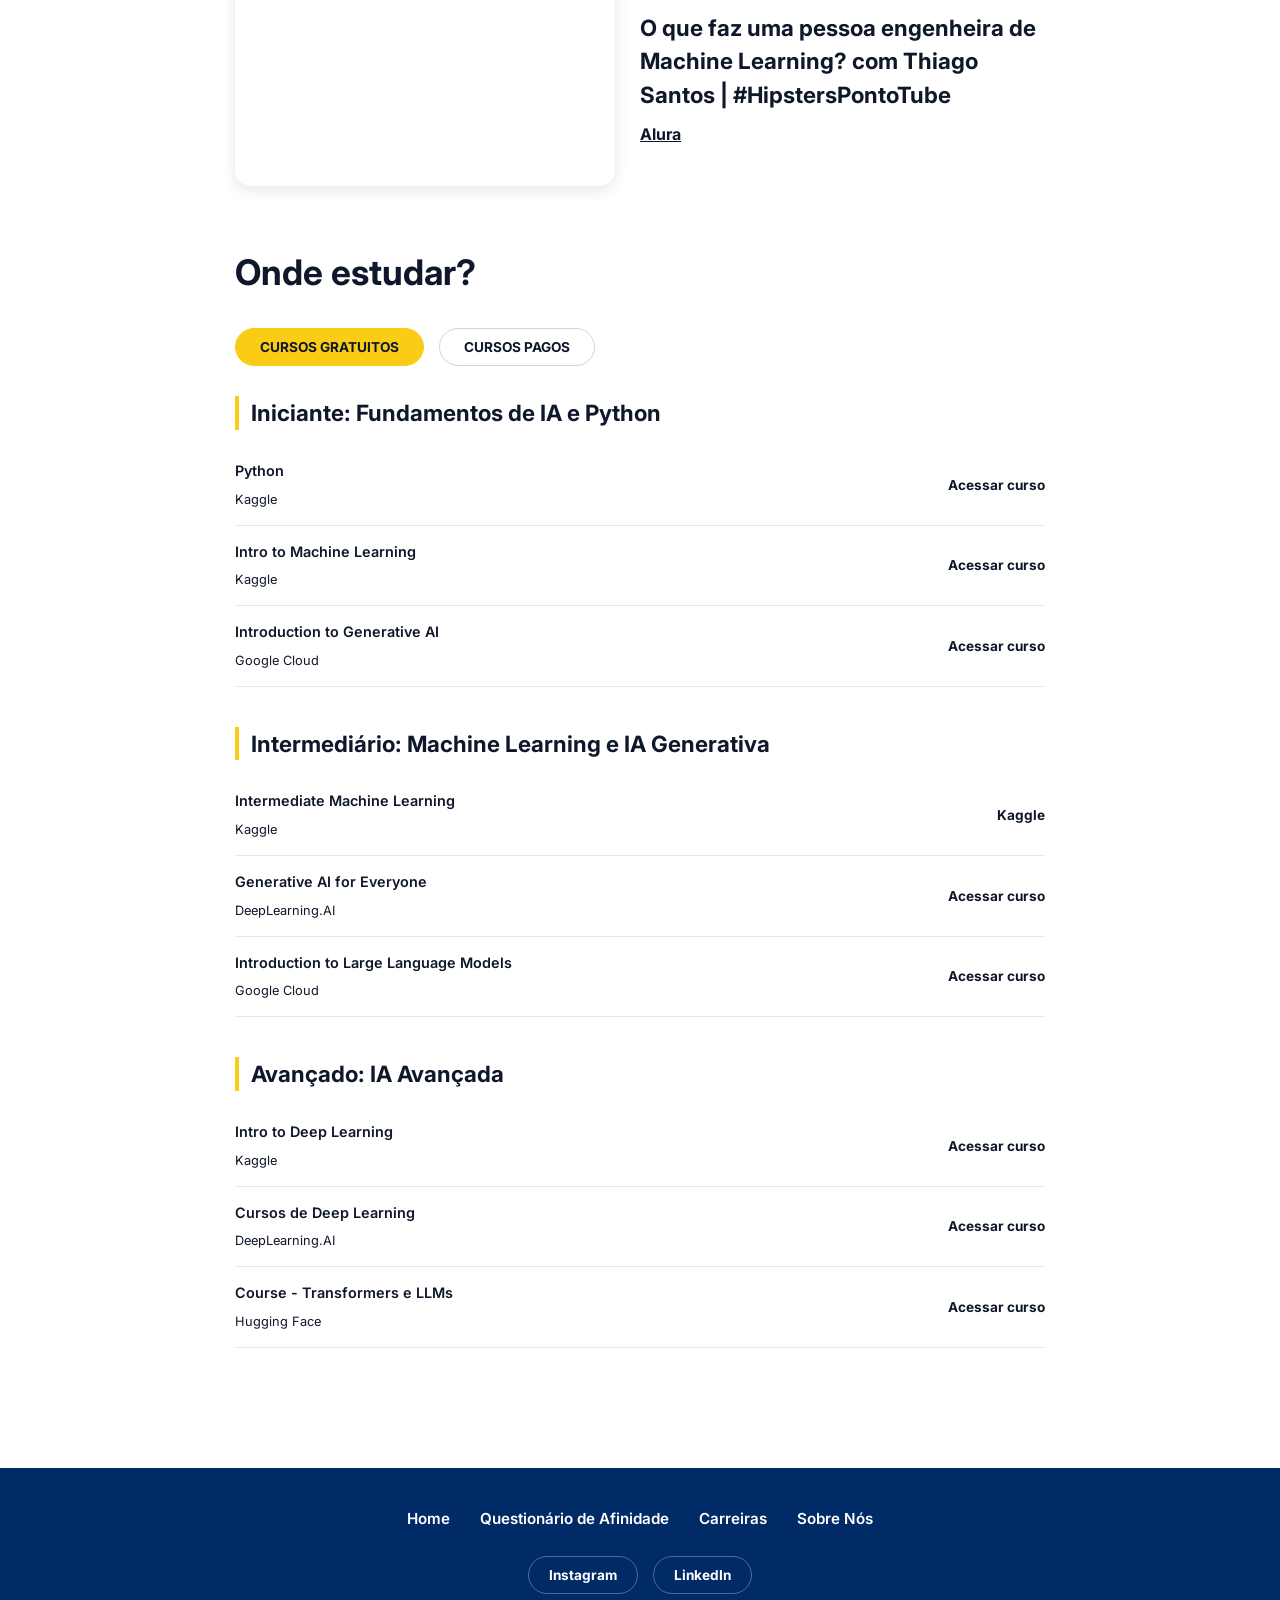
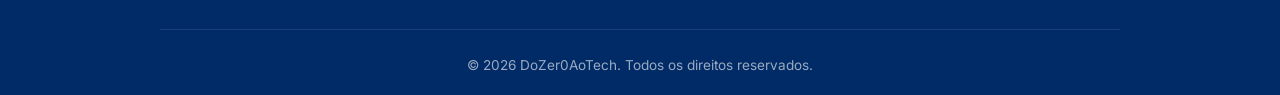
<file: html/curso_ia.html>
<!DOCTYPE html>
<html lang="pt-br">
<head>
    <meta charset="UTF-8">
    <meta name="viewport" content="width=device-width, initial-scale=1.0">
    <title>Inteligência Artificial - DoZer0AoTech</title>
    <link rel="stylesheet" href="../style.css">
    <link rel="stylesheet" href="../css/curso_dados.css">
    <link rel="stylesheet" href="../css/acessibilidade.css">
</head>
<body>

    <div id="luz-labirinto"></div>

    <!-- Header Escuro -->
    <header class="header header-dark">
        <div class="header-container">
            <div class="logo">
                <img src="../imagens/LUMI LOGO.png" alt="Lumi logo">
                <span class="logo-text-light">DoZeroAoTech</span>
            </div>
            <nav class="nav-menu">
                <a href="../index.html" class="nav-light">Home</a>
                <a href="questionarioAfinidade.html" class="nav-light">Questionário de Afinidade</a>
                <a href="carreiras.html" class="active nav-light">Carreiras</a>
                <a href="sobre.html" class="nav-light">Sobre Nós</a>
            </nav>
    </header>

    <main class="main-container">
        <div class="dados-page-wrapper">
            
            <!-- Hero Section -->
            <section class="dados-hero">
                <img src="../imagens/LUMI - IA.png" alt="Mascote Lumi Inteligência Artificial">
                <h1>Inteligência Artificial</h1>
            </section>

            <p class="dados-text-block">
                Inteligência Artificial utiliza dados para ensinar máquinas a reconhecer padrões e resolver problemas. Quem trabalha nessa área desenvolve modelos, treina algoritmos e cria sistemas inteligentes para diferentes aplicações.            </p>

            <!-- Seção 1: O que você pode fazer -->
            <section class="dados-section">
                <h2 class="section-title">O que você pode fazer nessa área?</h2>
                <div class="cards-trilha">
                    <div class="trilha-card">
                        <h3>Criar</h3>
                        <p>Desenvolver sistemas inteligentes capazes de aprender com dados e realizar tarefas de forma automatizada.</p>
                    </div>
                    <div class="trilha-card">
                        <h3>Treinar</h3>
                        <p>Preparar dados e treinar modelos para que a Inteligência Artificial consiga reconhecer padrões e gerar respostas.</p>
                    </div>
                    <div class="trilha-card">
                        <h3>Resolver</h3>
                        <p>Usar IA para encontrar soluções, automatizar processos e resolver problemas de diferentes áreas.</p>
                    </div>
                </div>
            </section>

            <!-- Seção 2: Por onde começar? -->
            <section class="dados-section">
                <h2 class="section-title">Por onde começar?</h2>
                <p class="dados-text-block">
                    Não tente aprender tudo de uma vez! Comece entendendo os fundamentos da programação, dos dados e de como a Inteligência Artificial funciona. O importante agora é construir uma boa base e praticar criando pequenas soluções.
                </p>
                <div class="passos-lista">
                    <div class="passo-item">
                        <div class="passo-numero">01</div>
                        <div class="passo-texto">
                            <h4>Lógica de programação</h4>
                            <p>Aprenda a pensar de forma estruturada e resolver problemas usando código.</p>
                        </div>
                    </div>
                    <div class="passo-item">
                        <div class="passo-numero">02</div>
                        <div class="passo-texto">
                            <h4>Python</h4>
                            <p>Aprenda uma das principais linguagens utilizadas para trabalhar com Inteligência Artificial e dados.</p>
                        </div>
                    </div>
                    <div class="passo-item">
                        <div class="passo-numero">03</div>
                        <div class="passo-texto">
                            <h4>Matemática e Estatística</h4>
                            <p>Entenda os conceitos necessários para compreender como os modelos aprendem e identificam padrões.</p>
                        </div>
                    </div>
                    <div class="passo-item">
                        <div class="passo-numero">04</div>
                        <div class="passo-texto">
                            <h4>Dados</h4>
                            <p>Aprenda a coletar, organizar, tratar e analisar os dados utilizados para treinar modelos de IA.</p>
                        </div>
                    </div>
                    <div class="passo-item">
                        <div class="passo-numero">05</div>
                        <div class="passo-texto">
                            <h4>Machine Learning</h4>
                            <p>Conheça os principais algoritmos e aprenda como treinar modelos para fazer previsões e reconhecer padrões.</p>
                        </div>
                    </div>
                    <div class="passo-item">
                        <div class="passo-numero">06</div>
                        <div class="passo-texto">
                            <h4>Projetos</h4>
                            <p>Coloque tudo em prática criando seus próprios projetos de Inteligência Artificial para aprender e montar seu portfólio.</p>
                        </div>
                    </div>
                </div>
            </section>

            <!-- Seção 3: Onde esse caminho pode te levar? -->
            <section class="dados-section">
                <h2 class="section-title">Onde esse caminho pode te levar?</h2>
                
                <div class="career-grid-header">
                    <span>
                        Início de carreira<br>
                        <span style="font-size: 0.85rem; font-weight: 400; color: #475569;">Júnior (0 a 2 anos)</span>
                    </span>
                    <span>
                        Meio de carreira<br>
                        <span style="font-size: 0.85rem; font-weight: 400; color: #475569;">Pleno (2 a 5 anos)</span>
                    </span>
                    <span>
                        Carreira avançada<br>
                        <span style="font-size: 0.85rem; font-weight: 400; color: #475569;">Sênior (+5 anos)</span>
                    </span>
                </div>

                <div class="career-row row-yellow">
                    <div class="career-cell">
                        <h4>Engenheiro de Machine Learning Júnior</h4>
                        <p>Auxilia no desenvolvimento, treinamento e avaliação de modelos de aprendizado de máquina.</p>
                    </div>
                    <div class="career-cell">
                        <h4>Engenheiro de Machine Learning Pleno</h4>
                        <p>Desenvolve e coloca modelos de IA em produção, trabalhando com dados e sistemas.</p>
                    </div>
                    <div class="career-cell">
                        <h4>Engenheiro de Machine Learning Sênior</h4>
                        <p>Projeta soluções de IA escaláveis e define arquiteturas para sistemas inteligentes.</p>
                    </div>
                </div>

                <div class="career-row row-blue">
                    <div class="career-cell">
                        <h4>Cientista de Dados Júnior</h4>
                        <p>Analisa dados e auxilia na criação de modelos para encontrar padrões e fazer previsões.</p>
                    </div>
                    <div class="career-cell">
                        <h4>Cientista de Dados Pleno</h4>
                        <p>Desenvolve modelos estatísticos e de Machine Learning para resolver problemas de negócio.</p>
                    </div>
                    <div class="career-cell">
                        <h4>Cientista de Dados Sênior</h4>
                        <p>Lidera projetos de modelagem e define estratégias para utilizar IA de forma eficiente.</p>
                    </div>
                </div>

                <div class="career-row row-yellow">
                    <div class="career-cell">
                        <h4>Desenvolvedor de IA Júnior</h4>
                        <p>Ajuda a criar aplicações que utilizam modelos de Inteligência Artificial.</p>
                    </div>
                    <div class="career-cell">
                        <h4>Desenvolvedor de IA Pleno</h4>
                        <p>Integra modelos de IA a sistemas, aplicativos e produtos digitais.</p>
                    </div>
                    <div class="career-cell">
                        <h4>Especialista IA</h4>
                        <p>Projeta soluções avançadas de Inteligência Artificial e orienta decisões técnicas.</p>
                    </div>
                </div>

                <!-- BI -->
                <div class="career-row row-blue">
                    <div class="career-cell">
                        <h4>Engenheiro de Dados Júnior</h4>
                        <p>Auxilia na preparação e organização dos dados utilizados por modelos de IA.</p>
                    </div>
                    <div class="career-cell">
                        <h4>Engenheiro de Dados Pleno</h4>
                        <p>Constrói pipelines e estruturas para disponibilizar dados para sistemas inteligentes.</p>
                    </div>
                    <div class="career-cell">
                        <h4>Engenheiro de Dados Sênior</h4>
                        <p>Projeta arquiteturas de dados robustas e escaláveis para aplicações de IA.</p>
                    </div>
                </div>
            </section>

            <!-- Seção 4: Média Salarial -->
            <section class="dados-section">
                <h2 class="section-title">Qual a média salarial?</h2>
                <p class="dados-text-block" style="font-size: 0.9rem; margin-bottom: 30px;">
                    Valores aproximados para o mercado brasileiro em 2026. Podem variar conforme experiência, localização, empresa, especialização e modelo de contratação. 
                    <a href="https://www.glassdoor.com.br" target="_blank" class="link-inline" style="color: #26c6da; text-decoration: underline; margin-left: 5px;">Ver fonte da pesquisa</a>
                </p>

                <div class="salary-list">
                    <div class="salary-item">
                        <span class="salary-level">Estágio</span>
                        <div class="salary-bar-bg"><div class="salary-bar-fill" style="width: 15%;"></div></div>
                        <span class="salary-value">R$ 1.500 - 2.500</span>
                    </div>
                    <div class="salary-item">
                        <span class="salary-level">Júnior</span>
                        <div class="salary-bar-bg"><div class="salary-bar-fill" style="width: 30%;"></div></div>
                        <span class="salary-value">R$ 3.000 - 7.000</span>
                    </div>
                    <div class="salary-item">
                        <span class="salary-level">Pleno</span>
                        <div class="salary-bar-bg"><div class="salary-bar-fill" style="width: 55%;"></div></div>
                        <span class="salary-value">R$ 7.000 - 14.000</span>
                    </div>
                    <div class="salary-item">
                        <span class="salary-level">Sênior</span>
                        <div class="salary-bar-bg"><div class="salary-bar-fill" style="width: 80%;"></div></div>
                        <span class="salary-value">R$ 12.000 - 25.000</span>
                    </div>
                    <div class="salary-item">
                        <span class="salary-level">Tech Lead</span>
                        <div class="salary-bar-bg"><div class="salary-bar-fill" style="width: 100%;"></div></div>
                        <span class="salary-value">R$ 20.000 - 35.000</span>
                    </div>
                </div>
            </section>

            <!-- Seção 5: Conheça a rotina real -->
            <section class="dados-section">
                <h2 class="section-title">Conheça a rotina real</h2>
                <p class="dados-text-block" style="font-size: 0.9rem; margin-bottom: 30px;">
                    Assista ao vídeo preparado por um profissional da área de TI e veja um panorama completo de como é o dia a dia nos bastidores da tecnologia!
                </p>

                <div class="video-card">
                    
                    <!-- Link do video -->
                        <iframe width="560" height="315" src="https://www.youtube.com/embed/BRhz6v-jfMM?si=CSaJAhGpjKzRNOdO" title="YouTube video player" frameborder="0" allow="accelerometer; autoplay; clipboard-write; encrypted-media; gyroscope; picture-in-picture; web-share" referrerpolicy="strict-origin-when-cross-origin" allowfullscreen></iframe>                    <div class="video-info">
                        <h3>O que faz uma pessoa engenheira de Machine Learning? com Thiago Santos | #HipstersPontoTube</h3>
                        <a href="https://www.youtube.com/@alura" target="_blank" class="link-inline">Alura</a>
                    </div>
                </div>
            </section>

            <!-- Seção 6: Onde Estudar -->
<section class="dados-section">
                <h2 class="section-title">Onde estudar?</h2>
                
                <!-- Botões de Troca -->
                <div class="course-tabs">
                    <button class="btn-tab active" id="btn-gratuitos" onclick="toggleCursos('gratuitos')">CURSOS GRATUITOS</button>
                    <button class="btn-tab" id="btn-pagos" onclick="toggleCursos('pagos')">CURSOS PAGOS</button>
                </div>

                <!-- CONTEÚDO: CURSOS GRATUITOS -->
                <div id="lista-gratuitos" class="course-content">
                    
                    <div class="course-category">
                        <h3>Iniciante: Fundamentos de IA e Python</h3>
                        <div class="course-item">
                            <div>
                                <h4>Python</h4>
                                <span>Kaggle</span>
                            </div>
                            <a href="https://www.kaggle.com/learn/python">Acessar curso</a>
                        </div>
                        <div class="course-item">
                            <div>
                                <h4>Intro to Machine Learning</h4>
                                <span>Kaggle</span>
                            </div>
                            <a href="https://www.kaggle.com/learn/intro-to-machine-learning">Acessar curso</a>
                        </div>
                        <div class="course-item">
                            <div>
                                <h4>Introduction to Generative AI</h4>
                                <span>Google Cloud</span>
                            </div>
                            <a href="https://www.cloudskillsboost.google/course_templates/536">Acessar curso</a>
                        </div>
                    </div>

                    <div class="course-category">
                        <h3>Intermediário: Machine Learning e IA Generativa</h3>
                        <div class="course-item">
                            <div>
                                <h4>Intermediate Machine Learning</h4>
                                <span>Kaggle</span>
                            </div>
                            <a href="https://www.kaggle.com/learn/intermediate-machine-learning">Kaggle</a>
                        </div>
                        <div class="course-item">
                            <div>
                                <h4>Generative AI for Everyone</h4>
                                <span>DeepLearning.AI</span>
                            </div>
                            <a href="https://www.deeplearning.ai/courses/generative-ai-for-everyone/">Acessar curso</a>
                        </div>
                        <div class="course-item">
                            <div>
                                <h4>Introduction to Large Language Models</h4>
                                <span>Google Cloud</span>
                            </div>
                            <a href="https://www.cloudskillsboost.google/course_templates/539">Acessar curso</a>
                        </div>
                    </div>

                    <div class="course-category">
                        <h3>Avançado: IA Avançada</h3>
                        <div class="course-item">
                            <div>
                                <h4>Intro to Deep Learning</h4>
                                <span>Kaggle</span>
                            </div>
                            <a href="https://www.kaggle.com/learn/intro-to-deep-learning">Acessar curso</a>
                        </div>
                        <div class="course-item">
                            <div>
                                <h4>Cursos de Deep Learning</h4>
                                <span>DeepLearning.AI</span>
                            </div>
                            <a href="https://www.deeplearning.ai/courses/deep-learning-specialization/">Acessar curso</a>
                        </div>
                            <div class="course-item">
                            <div>
                                <h4>Course - Transformers e LLMs</h4>
                                <span>Hugging Face</span>
                            </div>
                            <a href="https://huggingface.co/learn/llm-course">Acessar curso</a>
                        </div>
                    </div>

                </div>

                <!-- CONTEÚDO: CURSOS PAGOS (Inicia Escondido) -->
                <div id="lista-pagos" class="course-content escondido">
                    
                    <div class="course-category">
                        <h3>Iniciante: Fundamentos de IA</h3>
                        <div class="course-item">
                            <div>
                                <h4>Formação Inteligência Artificial</h4>
                                <span>Alura</span>
                            </div>
                            <a href="https://www.alura.com.br/formacao-comecando-em-inteligencia-artificial">Acessar curso</a>
                        </div>
                        <div class="course-item">
                            <div>
                                <h4>Inteligência Artificial para Iniciantes</h4>
                                <span>Udemy</span>
                            </div>
                            <a href="https://www.udemy.com/courses/search/?q=inteligencia+artificial+para+iniciantes">Acessar curso</a>
                        </div>
                        <div class="course-item">
                            <div>
                                <h4>AI Fundamentals</h4>
                                <span>DataCamp</span>
                            </div>
                            <a href="https://www.datacamp.com/courses/understanding-artificial-intelligence">Acessar curso</a>
                        </div>
                    </div>

                    <div class="course-category">
                        <h3>Intermediário: Machine Learning e IA Generativa</h3>
                        <div class="course-item">
                            <div>
                                <h4>Formação Machine Learning</h4>
                                <span>Alura</span>
                            </div>
                            <a href="https://www.alura.com.br/formacao-machine-learning">Acessar curso</a>
                        </div>
                        <div class="course-item">
                            <div>
                                <h4>Machine Learning A-Z</h4>
                                <span>Udemy</span>
                            </div>
                            <a href="https://www.udemy.com/course/machinelearning/">Acessar curso</a>
                        </div>
                        <div class="course-item">
                            <div>
                                <h4>Generative AI</h4>
                                <span>DeepLearning.AI</span>
                            </div>
                            <a href="https://www.deeplearning.ai/courses/generative-ai-with-llms">Acessar curso</a>
                        </div>
                    </div>

                    <div class="course-category">
                        <h3>Avançado: Especialista em IA</h3>
                        <div class="course-item">
                            <div>
                                <h4>Formação Engenheira de IA</h4>
                                <span>Alura</span>
                            </div>
                            <a href="https://www.alura.com.br/formacao-machine-learning-avancada">Acessar curso</a>
                        </div>
                        <div class="course-item">
                            <div>
                                <h4>Deep Learning / Redes Neurais</h4>
                                <span>Udemy</span>
                            </div>
                            <a href="https://www.udemy.com/courses/search/?q=deep+learning+redes+neurais">Acessar curso</a>
                        </div>
                        <div class="course-item">
                            <div>
                                <h4>Machine Learning Scientist / Data Scientist</h4>
                                <span>DataCamp</span>
                            </div>
                            <a href="https://www.datacamp.com/career-tracks/machine-learning-scientist">Acessar curso</a>
                        </div>
                    </div>
                </div>

            </section>
        </div>
    </main>

<!-- Rodapé Completo -->
    <footer class="footer footer-dark">
        <div class="footer-container">
            
            <!-- Links de Navegação -->
            <div class="footer-nav">
                <a href="../index.html">Home</a>
                <a href="questionarioAfinidade.html">Questionário de Afinidade</a>
                <a href="carreiras.html">Carreiras</a>
                <a href="sobre.html">Sobre Nós</a>
            </div>

            <!-- Links Sociais -->
            <div class="footer-social">
                <a href="https://www.instagram.com/" target="_blank">Instagram</a>
                <a href="https://br.linkedin.com/" target="_blank">LinkedIn</a>
            </div>

            <!-- Direitos Autorais -->
            <div class="footer-copyright">
                <p>&copy; 2026 DoZer0AoTech. Todos os direitos reservados.</p>
            </div>
            
        </div>
    </footer>
    <!--Menu de acessibilidade -->
    <button class="botao-acessibilidade" id="botaoAcessibilidade" aria-label="Abrir opções de acessibilidade" aria-expanded="false">
        ♿
    </button>

    <div class="menu-acessibilidade" id="menuAcessibilidade" aria-hidden="true">
        <div class="cabecalho-acessibilidade">
            <h2>Acessibilidade</h2>
            <button id="fecharAcessibilidade" aria-label="Fechar menu">×</button>
        </div>

        <div class="opcoes-acessibilidade">
            <button class="opcao-acessibilidade" id="aumentarTexto">
                <span>🔠</span>
                <div>
                    <strong>Aumentar texto</strong>
                    <small>Aumentar o tamanho da fonte</small>
                </div>
            </button>

            <button class="opcao-acessibilidade" id="diminuirTexto">
                <span>🔡</span>
                <div>
                    <strong>Diminuir texto</strong>
                    <small>Diminuir o tamanho da fonte</small>
                </div>
            </button>

            <button class="opcao-acessibilidade" id="lerAoPassar">
                <span>🖱️</span>
                <div>
                    <strong>Ler ao passar o mouse</strong>
                    <small>Ouvir o conteúdo ao posicionar o cursor</small>
                </div>
            </button>

            <button class="opcao-acessibilidade" id="altoContraste">
                <span>◐</span>
                <div>
                    <strong>Alto contraste</strong>
                    <small>Aumentar o contraste das cores</small>
                </div>
            </button>

            <button class="opcao-acessibilidade" id="contrasteNegativo">
                <span>◑</span>
                <div>
                    <strong>Contraste negativo</strong>
                    <small>Inverter as cores da página</small>
                </div>
            </button>

            <button class="opcao-acessibilidade" id="destacarLinks">
                <span>🔗</span>
                <div>
                    <strong>Destacar links</strong>
                    <small>Facilitar a identificação dos links</small>
                </div>
            </button>

            <button class="opcao-acessibilidade restaurar" id="restaurarAcessibilidade">
                <span>↩️</span>
                <div>
                    <strong>Restaurar padrão</strong>
                    <small>Voltar às configurações originais</small>
                </div>
            </button>
        </div>
    </div>

    <script src="../js/acessibilidade.js"></script>

    
    <!-- Script Simples para as Abas de Cursos -->
    <script>
        function toggleCursos(tipo) {
            document.getElementById('btn-gratuitos').classList.remove('active');
            document.getElementById('btn-pagos').classList.remove('active');
            document.getElementById('lista-gratuitos').classList.add('escondido');
            document.getElementById('lista-pagos').classList.add('escondido');

            document.getElementById('btn-' + tipo).classList.add('active');
            document.getElementById('lista-' + tipo).classList.remove('escondido');
        }
    </script>

    <script>
        document.addEventListener('mousemove', (e) => {
            const luz = document.getElementById('luz-labirinto');
            if (luz) {
                luz.style.setProperty('--x', e.clientX + 'px');
                luz.style.setProperty('--y', e.clientY + 'px');
            }
        });
    </script>
    
</body>
</html>
</file>
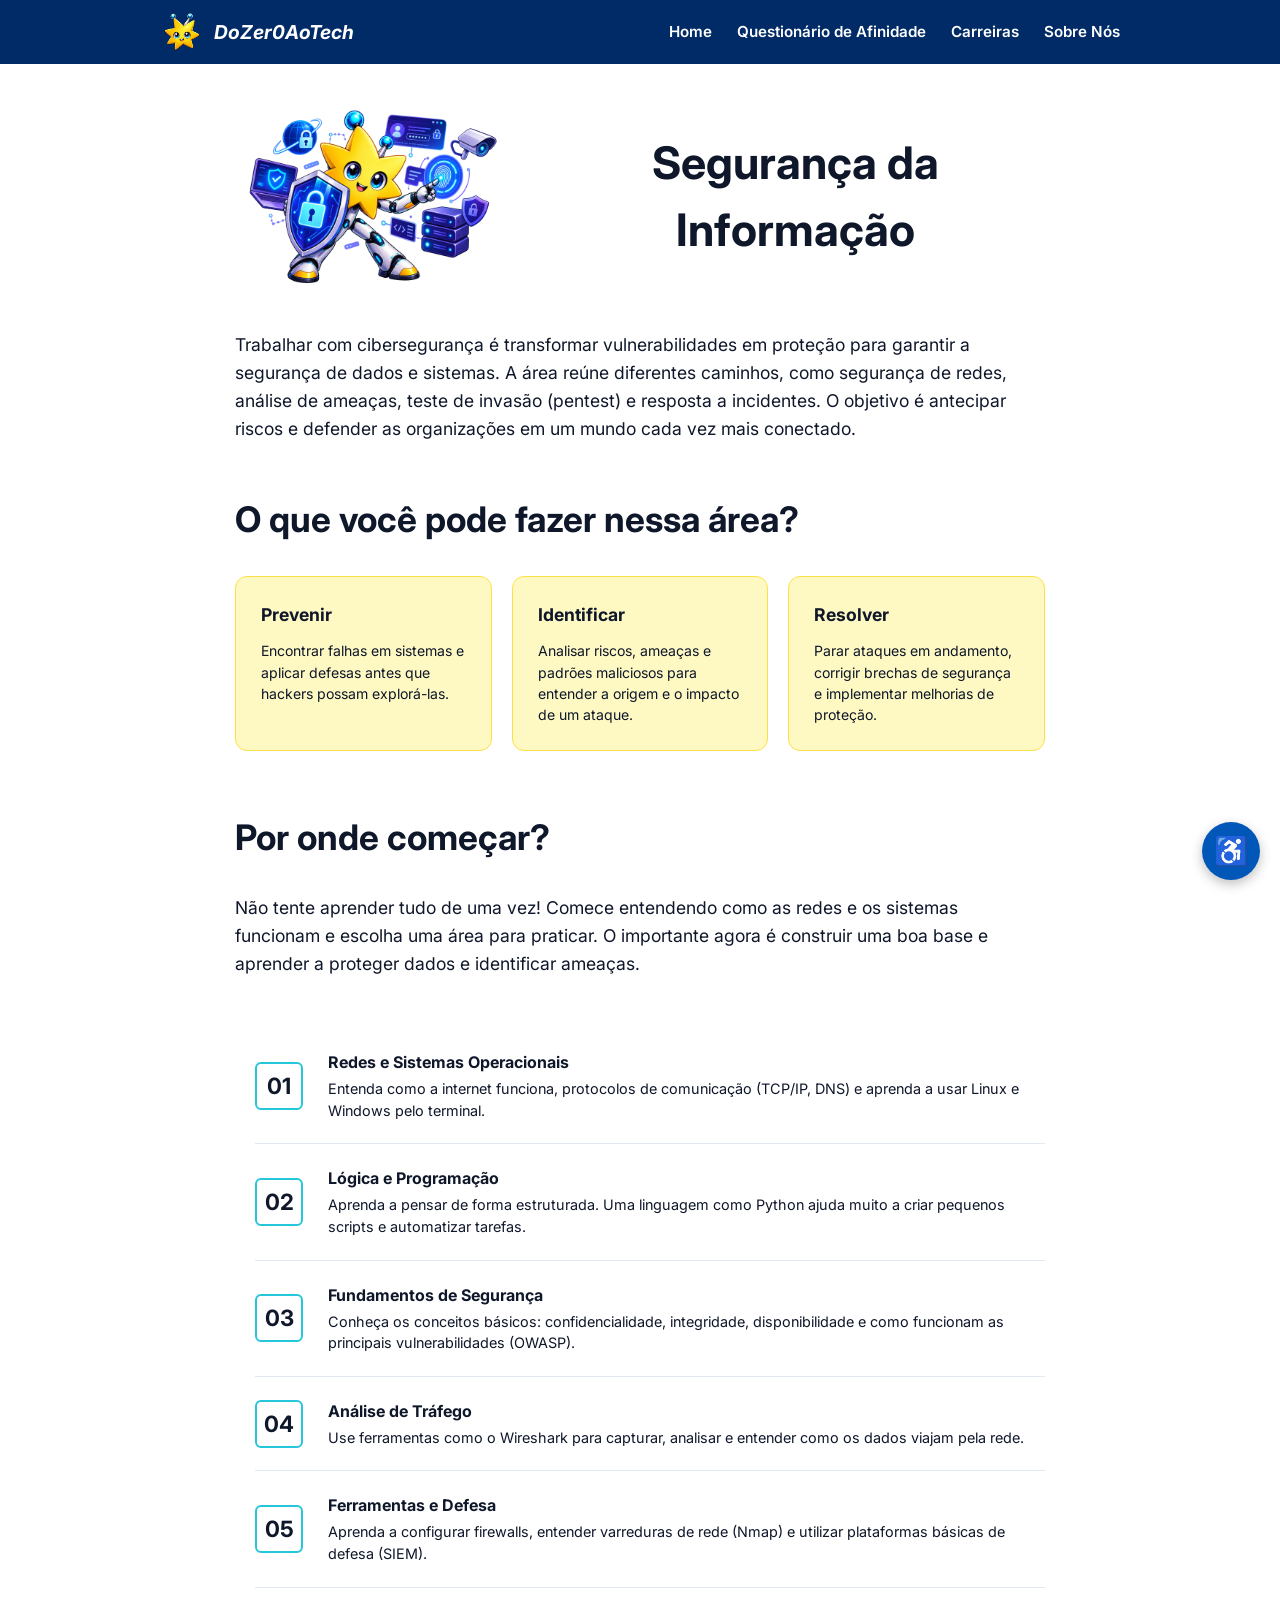
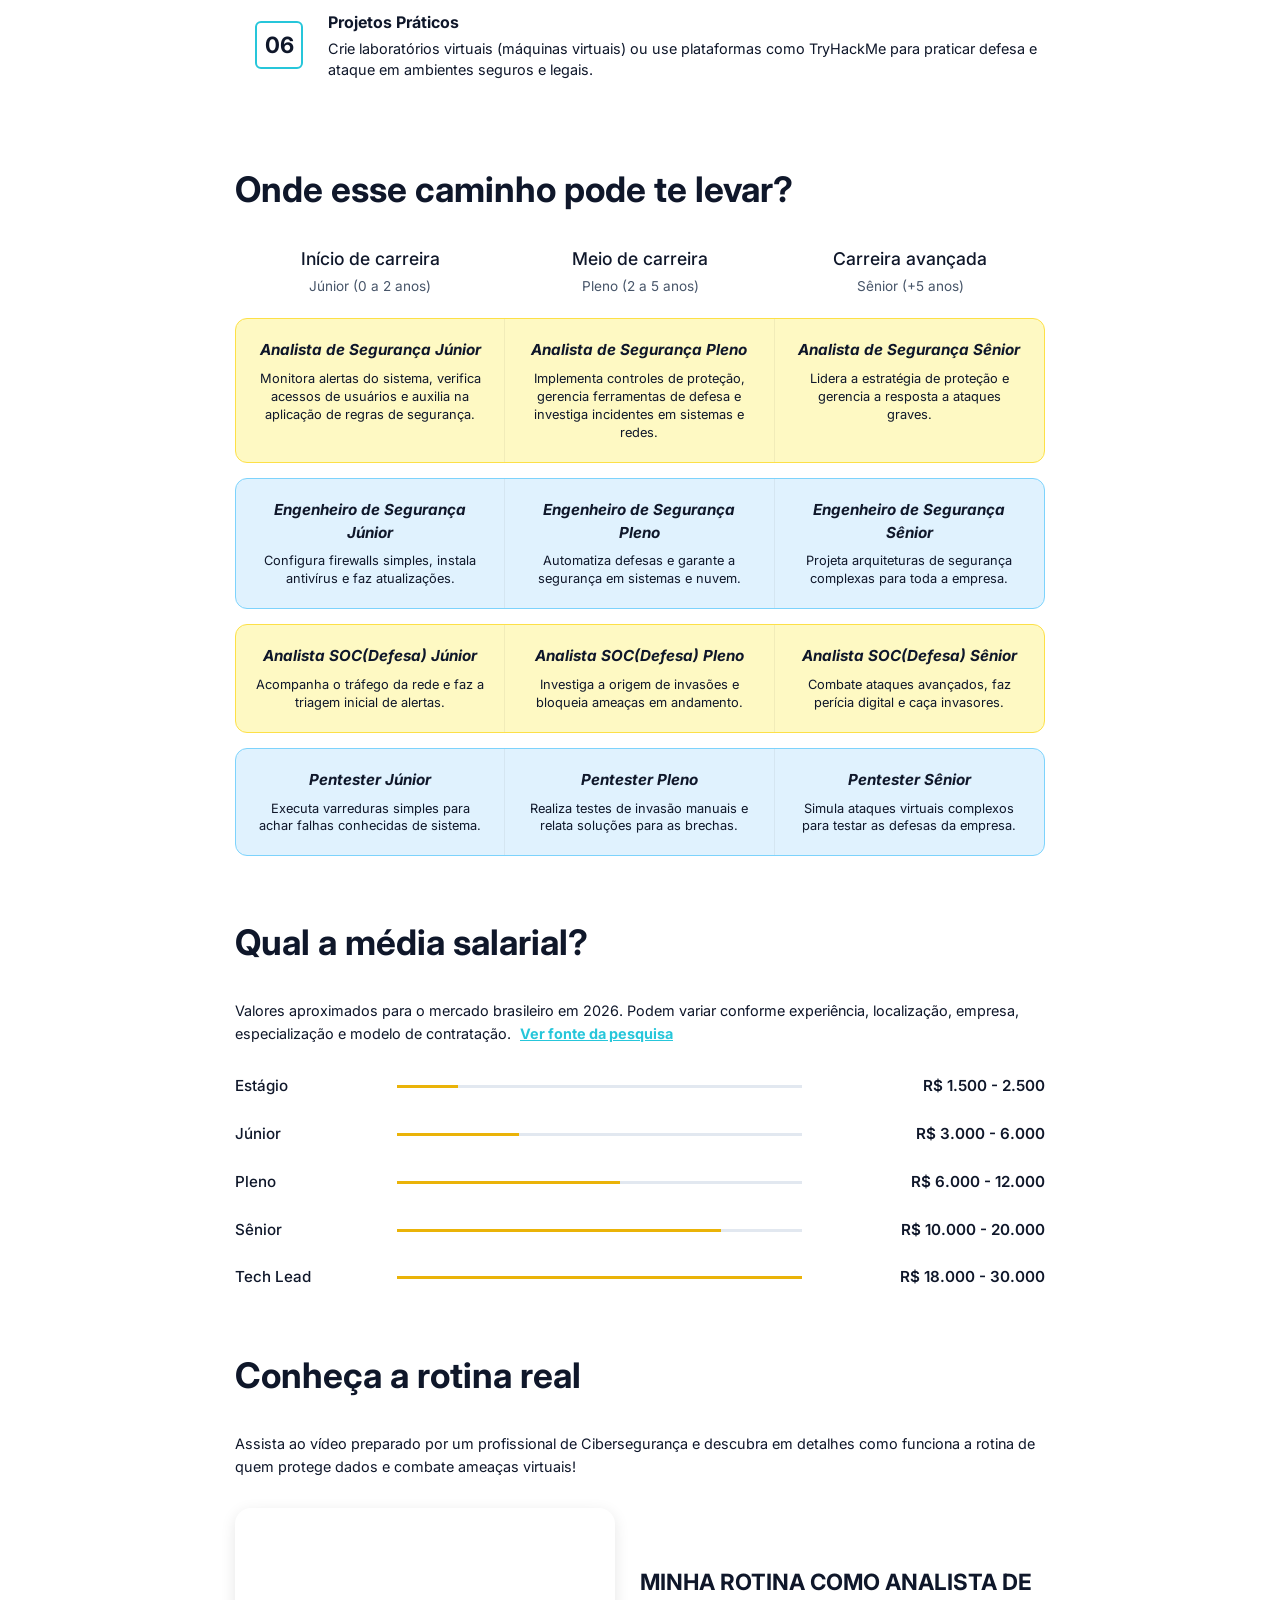
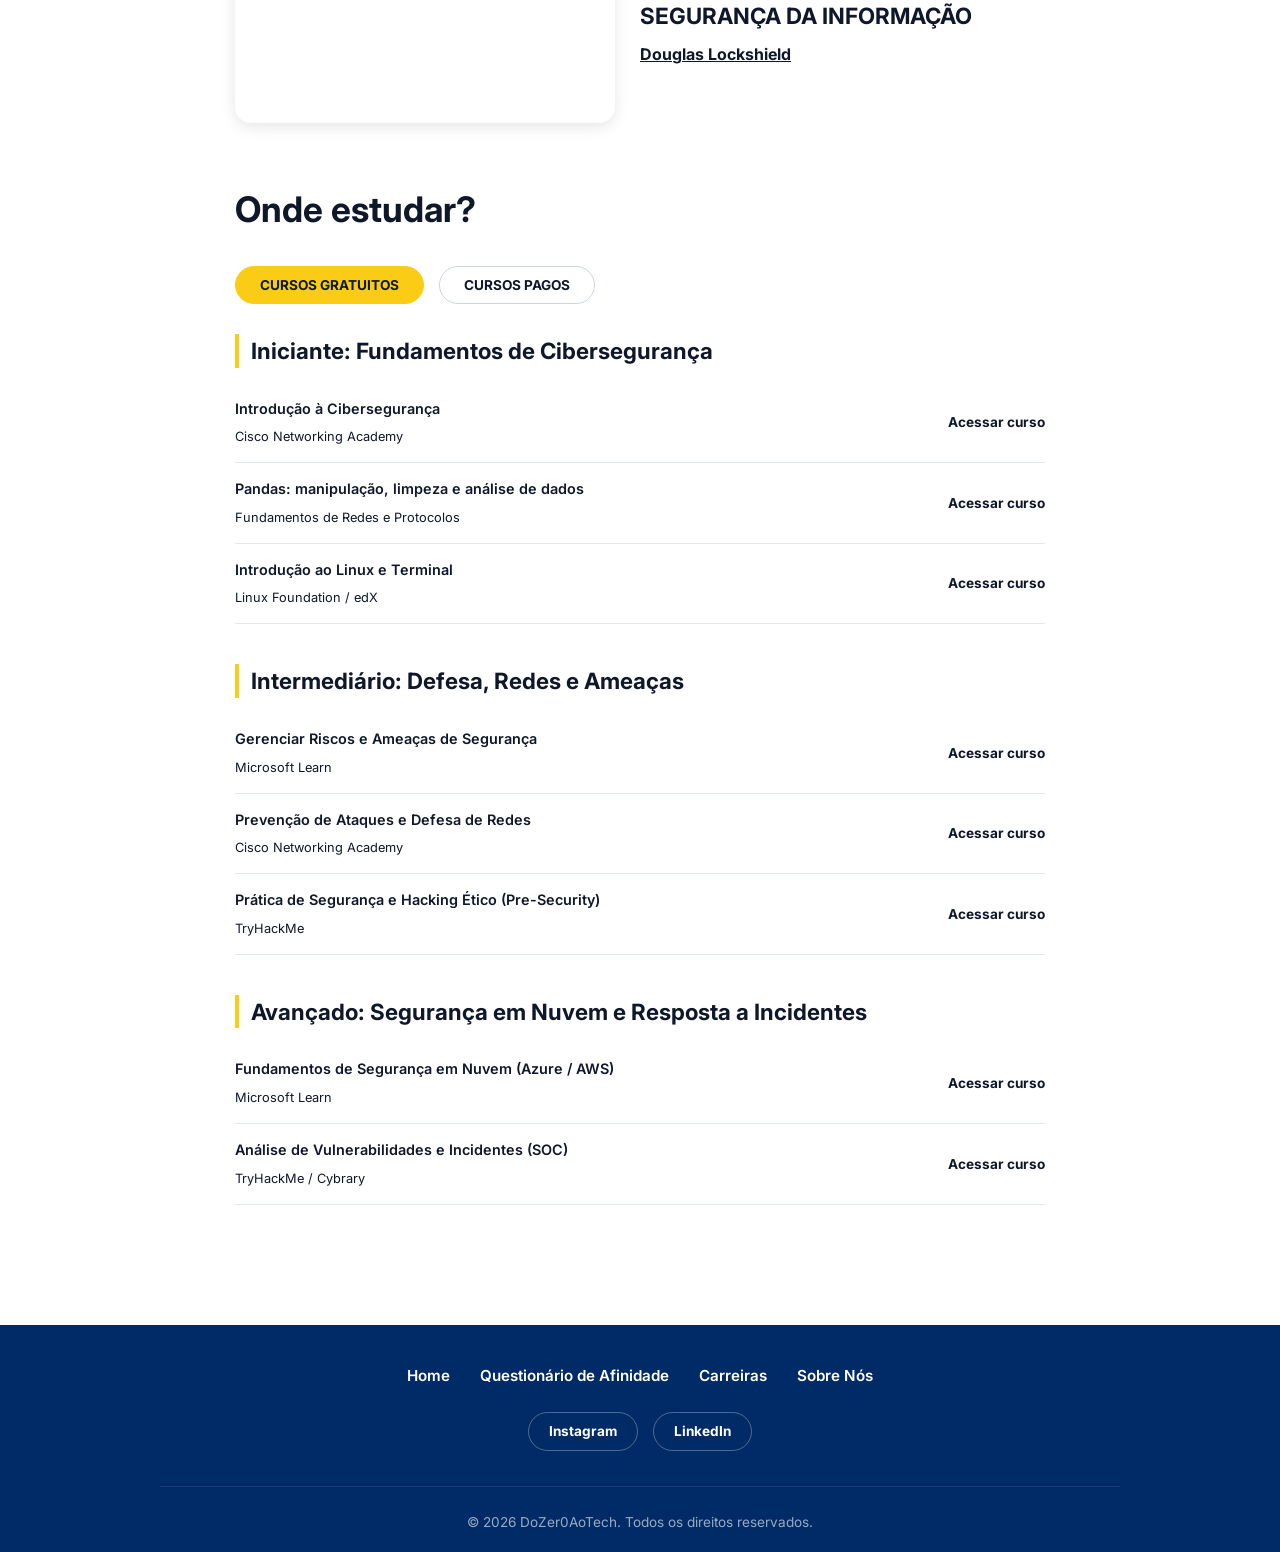
<file: html/curso_seguranca.html>
<!DOCTYPE html>
<html lang="pt-br">
<head>
    <meta charset="UTF-8">
    <meta name="viewport" content="width=device-width, initial-scale=1.0">
    <title>Área de Cybersecurity - DoZer0AoTech</title>
    <link rel="stylesheet" href="../style.css">
    <link rel="stylesheet" href="../css/curso_dados.css">
    <link rel="stylesheet" href="../css/acessibilidade.css">
</head>
<body>

    <div id="luz-labirinto"></div>

    <header class="header header-dark">
        <div class="header-container">
            <div class="logo">
                <img src="../imagens/LUMI LOGO.png" alt="Lumi logo">
                <span class="logo-text-light">DoZer0AoTech</span>
            </div>
            <nav class="nav-menu">
                <a href="../index.html" class="nav-light">Home</a>
                <a href="questionarioAfinidade.html" class="nav-light">Questionário de Afinidade</a>
                <a href="carreiras.html" class="active nav-light">Carreiras</a>
                <a href="sobre.html" class="nav-light">Sobre Nós</a>
            </nav>
    </header>

    <main class="main-container">
        <div class="dados-page-wrapper">
            
            <!-- Hero Section -->
            <section class="dados-hero">
                <img src="../imagens/Lumi - Segurança.png" alt="Mascote Lumi Cybercurity">
                <h1>Segurança da Informação</h1>
            </section>

            <p class="dados-text-block">
                Trabalhar com cibersegurança é transformar vulnerabilidades em proteção para garantir a segurança de dados e sistemas. A área reúne diferentes caminhos, como segurança de redes, análise de ameaças, teste de invasão (pentest) e resposta a incidentes. O objetivo é antecipar riscos e defender as organizações em um mundo cada vez mais conectado.
            </p>

            <!-- Seção 1: O que você pode fazer -->
            <section class="dados-section">
                <h2 class="section-title">O que você pode fazer nessa área?</h2>
                <div class="cards-trilha">
                    <div class="trilha-card">
                        <h3>Prevenir</h3>
                        <p>Encontrar falhas em sistemas e aplicar defesas antes que hackers possam explorá-las.</p>
                    </div>
                    <div class="trilha-card">
                        <h3>Identificar</h3>
                        <p>Analisar riscos, ameaças e padrões maliciosos para entender a origem e o impacto de um ataque.</p>
                    </div>
                    <div class="trilha-card">
                        <h3>Resolver</h3>
                        <p>Parar ataques em andamento, corrigir brechas de segurança e implementar melhorias de proteção.</p>
                    </div>
                </div>
            </section>

            <!-- Seção 2: Por onde começar? -->
            <section class="dados-section">
                <h2 class="section-title">Por onde começar?</h2>
                <p class="dados-text-block">
                    Não tente aprender tudo de uma vez! Comece entendendo como as redes e os sistemas funcionam e escolha uma área para praticar. O importante agora é construir uma boa base e aprender a proteger dados e identificar ameaças.
                </p>
                <div class="passos-lista">
                    <div class="passo-item">
                        <div class="passo-numero">01</div>
                        <div class="passo-texto">
                            <h4>Redes e Sistemas Operacionais</h4>
                            <p>Entenda como a internet funciona, protocolos de comunicação (TCP/IP, DNS) e aprenda a usar Linux e Windows pelo terminal.</p>
                        </div>
                    </div>
                    <div class="passo-item">
                        <div class="passo-numero">02</div>
                        <div class="passo-texto">
                            <h4>Lógica e Programação</h4>
                            <p>Aprenda a pensar de forma estruturada. Uma linguagem como Python ajuda muito a criar pequenos scripts e automatizar tarefas.</p>
                        </div>
                    </div>
                    <div class="passo-item">
                        <div class="passo-numero">03</div>
                        <div class="passo-texto">
                            <h4>Fundamentos de Segurança</h4>
                            <p>Conheça os conceitos básicos: confidencialidade, integridade, disponibilidade e como funcionam as principais vulnerabilidades (OWASP).</p>
                        </div>
                    </div>
                    <div class="passo-item">
                        <div class="passo-numero">04</div>
                        <div class="passo-texto">
                            <h4>Análise de Tráfego</h4>
                            <p>Use ferramentas como o Wireshark para capturar, analisar e entender como os dados viajam pela rede.</p>
                        </div>
                    </div>
                    <div class="passo-item">
                        <div class="passo-numero">05</div>
                        <div class="passo-texto">
                            <h4>Ferramentas e Defesa</h4>
                            <p>Aprenda a configurar firewalls, entender varreduras de rede (Nmap) e utilizar plataformas básicas de defesa (SIEM).</p>
                        </div>
                    </div>
                    <div class="passo-item">
                        <div class="passo-numero">06</div>
                        <div class="passo-texto">
                            <h4>Projetos Práticos</h4>
                            <p>Crie laboratórios virtuais (máquinas virtuais) ou use plataformas como TryHackMe para praticar defesa e ataque em ambientes seguros e legais.</p>
                        </div>
                    </div>
                </div>
            </section>

            <!-- Seção 3: Onde esse caminho pode te levar? -->
            <section class="dados-section">
                <h2 class="section-title">Onde esse caminho pode te levar?</h2>
                
                <div class="career-grid-header">
                    <span>
                        Início de carreira<br>
                        <span style="font-size: 0.85rem; font-weight: 400; color: #475569;">Júnior (0 a 2 anos)</span>
                    </span>
                    <span>
                        Meio de carreira<br>
                        <span style="font-size: 0.85rem; font-weight: 400; color: #475569;">Pleno (2 a 5 anos)</span>
                    </span>
                    <span>
                        Carreira avançada<br>
                        <span style="font-size: 0.85rem; font-weight: 400; color: #475569;">Sênior (+5 anos)</span>
                    </span>
                </div>

                <!-- Analista -->
                <div class="career-row row-yellow">
                    <div class="career-cell">
                        <h4>Analista de Segurança Júnior</h4>
                        <p>Monitora alertas do sistema, verifica acessos de usuários e auxilia na aplicação de regras de segurança.</p>
                    </div>
                    <div class="career-cell">
                        <h4>Analista de Segurança Pleno</h4>
                        <p>Implementa controles de proteção, gerencia ferramentas de defesa e investiga incidentes em sistemas e redes.</p>
                    </div>
                    <div class="career-cell">
                        <h4>Analista de Segurança Sênior</h4>
                        <p>Lidera a estratégia de proteção e gerencia a resposta a ataques graves.</p>
                    </div>
                </div>

                <!-- Engenheiro -->
                <div class="career-row row-blue">
                    <div class="career-cell">
                        <h4>Engenheiro de Segurança Júnior</h4>
                        <p>Configura firewalls simples, instala antivírus e faz atualizações.</p>
                    </div>
                    <div class="career-cell">
                        <h4>Engenheiro de Segurança Pleno</h4>
                        <p>Automatiza defesas e garante a segurança em sistemas e nuvem.</p>
                    </div>
                    <div class="career-cell">
                        <h4>Engenheiro de Segurança Sênior</h4>
                        <p>Projeta arquiteturas de segurança complexas para toda a empresa.</p>
                    </div>
                </div>

                <!-- Analista SOC (Defesa) -->
                <div class="career-row row-yellow">
                    <div class="career-cell">
                        <h4>Analista SOC(Defesa) Júnior</h4>
                        <p>Acompanha o tráfego da rede e faz a triagem inicial de alertas.</p>
                    </div>
                    <div class="career-cell">
                        <h4>Analista SOC(Defesa) Pleno</h4>
                        <p>Investiga a origem de invasões e bloqueia ameaças em andamento.</p>
                    </div>
                    <div class="career-cell">
                        <h4>Analista SOC(Defesa) Sênior</h4>
                        <p>Combate ataques avançados, faz perícia digital e caça invasores.</p>
                    </div>
                </div>

                <!-- BI -->
                <div class="career-row row-blue">
                    <div class="career-cell">
                        <h4>Pentester Júnior</h4>
                        <p>Executa varreduras simples para achar falhas conhecidas de sistema.</p>
                    </div>
                    <div class="career-cell">
                        <h4>Pentester Pleno</h4>
                        <p>Realiza testes de invasão manuais e relata soluções para as brechas.</p>
                    </div>
                    <div class="career-cell">
                        <h4>Pentester Sênior</h4>
                        <p>Simula ataques virtuais complexos para testar as defesas da empresa.</p>
                    </div>
                </div>
            </section>

            <!-- Seção 4: Média Salarial -->
            <section class="dados-section">
                <h2 class="section-title">Qual a média salarial?</h2>
                <p class="dados-text-block" style="font-size: 0.9rem; margin-bottom: 30px;">
                    Valores aproximados para o mercado brasileiro em 2026. Podem variar conforme experiência, localização, empresa, especialização e modelo de contratação. 
                    <a href="https://www.glassdoor.com.br" target="_blank" class="link-inline" style="color: #26c6da; text-decoration: underline; margin-left: 5px;">Ver fonte da pesquisa</a>
                </p>

                <div class="salary-list">
                    <div class="salary-item">
                        <span class="salary-level">Estágio</span>
                        <div class="salary-bar-bg"><div class="salary-bar-fill" style="width: 15%;"></div></div>
                        <span class="salary-value">R$ 1.500 - 2.500</span>
                    </div>
                    <div class="salary-item">
                        <span class="salary-level">Júnior</span>
                        <div class="salary-bar-bg"><div class="salary-bar-fill" style="width: 30%;"></div></div>
                        <span class="salary-value">R$ 3.000 - 6.000</span>
                    </div>
                    <div class="salary-item">
                        <span class="salary-level">Pleno</span>
                        <div class="salary-bar-bg"><div class="salary-bar-fill" style="width: 55%;"></div></div>
                        <span class="salary-value">R$ 6.000 - 12.000</span>
                    </div>
                    <div class="salary-item">
                        <span class="salary-level">Sênior</span>
                        <div class="salary-bar-bg"><div class="salary-bar-fill" style="width: 80%;"></div></div>
                        <span class="salary-value">R$ 10.000 - 20.000</span>
                    </div>
                    <div class="salary-item">
                        <span class="salary-level">Tech Lead</span>
                        <div class="salary-bar-bg"><div class="salary-bar-fill" style="width: 100%;"></div></div>
                        <span class="salary-value">R$ 18.000 - 30.000</span>
                    </div>
                </div>
            </section>

            <!-- Seção 5: Conheça a rotina real -->
            <section class="dados-section">
                <h2 class="section-title">Conheça a rotina real</h2>
                <p class="dados-text-block" style="font-size: 0.9rem; margin-bottom: 30px;">
                    Assista ao vídeo preparado por um profissional de Cibersegurança e descubra em detalhes como funciona a rotina de quem protege dados e combate ameaças virtuais!
                </p>

                <div class="video-card">
                    
                    <!-- Link do video -->
                    <iframe width="560" height="315" src="https://www.youtube.com/embed/hhF2MjMJBV8?si=rTHRQhV3s1Ni002M" title="YouTube video player" frameborder="0" allow="accelerometer; autoplay; clipboard-write; encrypted-media; gyroscope; picture-in-picture; web-share" referrerpolicy="strict-origin-when-cross-origin" allowfullscreen></iframe>
             <div class="video-info">
                <h3>MINHA ROTINA COMO ANALISTA DE SEGURANÇA DA INFORMAÇÃO</h3>
                <a href="https://www.youtube.com/@DouglasLockshield" target="_blank" class="link-inline">Douglas Lockshield</a>
            </div>
                    </div>
                
            </section>

            <!-- Seção 6: Onde Estudar -->
            <section class="dados-section">
                <h2 class="section-title">Onde estudar?</h2>
            
                
                <!-- Botões de Troca -->
                <div class="course-tabs">
                    <button class="btn-tab active" id="btn-gratuitos" onclick="toggleCursos('gratuitos')">CURSOS GRATUITOS</button>
                    <button class="btn-tab" id="btn-pagos" onclick="toggleCursos('pagos')">CURSOS PAGOS</button>
                </div>

                <!-- CONTEÚDO: CURSOS GRATUITOS -->
                <div id="lista-gratuitos" class="course-content">
                    
                    <div class="course-category">
                        <h3>Iniciante: Fundamentos de Cibersegurança</h3>
                        <div class="course-item">
                            <div>
                                <h4>Introdução à Cibersegurança</h4>
                                <span>Cisco Networking Academy</span>
                            </div>
                            <a href="https://www.netacad.com/courses/cybersecurity/introduction-cybersecurity">Acessar curso</a>
                        </div>
                        <div class="course-item">
                            <div>
                                <h4>Pandas: manipulação, limpeza e análise de dados</h4>
                                <span>Fundamentos de Redes e Protocolos</span>
                            </div>
                            <a href="https://www.netacad.com/courses/networking/networking-basics">Acessar curso</a>
                        </div>
                        <div class="course-item">
                            <div>
                                <h4>Introdução ao Linux e Terminal</h4>
                                <span>Linux Foundation / edX</span>
                            </div>
                            <a href="https://www.netacad.com/courses/linux-unhatched">Acessar curso</a>
                        </div>
                    </div>

                    <div class="course-category">
                        <h3>Intermediário: Defesa, Redes e Ameaças</h3>
                        <div class="course-item">
                            <div>
                                <h4>Gerenciar Riscos e Ameaças de Segurança</h4>
                                <span>Microsoft Learn</span>
                            </div>
                            <a href="https://tryhackme.com/path/outline/presecurity">Acessar curso</a>
                        </div>
                        <div class="course-item">
                            <div>
                                <h4>Prevenção de Ataques e Defesa de Redes</h4>
                                <span>Cisco Networking Academy</span>
                            </div>
                            <a href="https://tryhackme.com/path/outline/jrpenetrationtester">Acessar curso</a>
                        </div>
                        <div class="course-item">
                            <div>
                                <h4>Prática de Segurança e Hacking Ético (Pre-Security)</h4>
                                <span>TryHackMe</span>
                            </div>
                            <a href="https://portswigger.net/web-security">Acessar curso</a>
                        </div>
                    </div>

                    <div class="course-category">
                        <h3>Avançado: Segurança em Nuvem e Resposta a Incidentes</h3>
                        <div class="course-item">
                            <div>
                                <h4>Fundamentos de Segurança em Nuvem (Azure / AWS)</h4>
                                <span>Microsoft Learn</span>
                            </div>
                            <a href="https://portswigger.net/web-security/all-materials">Acessar curso</a>
                        </div>
                        <div class="course-item">
                            <div>
                                <h4>Análise de Vulnerabilidades e Incidentes (SOC)</h4>
                                <span>TryHackMe / Cybrary</span>
                            </div>
                            <a href="https://hackersdobem.org.br/">Acessar curso</a>
                        </div>
                    </div>

                </div>

                <!-- CONTEÚDO: CURSOS PAGOS (Inicia Escondido) -->
                <div id="lista-pagos" class="course-content escondido">
                    
                    <div class="course-category">
                        <h3>Iniciante: Fundamentos de Cibersegurança</h3>
                        <div class="course-item">
                            <div>
                                <h4>Curso de Segurança da Informação do Zero</h4>
                                <span>Udemy (por Bruno Fraga)</span>
                            </div>
                            <a href="https://www.alura.com.br/cursos-online-seguranca-informacao">Acessar curso</a>
                        </div>
                        <div class="course-item">
                            <div>
                                <h4>Fundamentos de Cybersecurity e Hacking Ético</h4>
                                <span>Udemy</span>
                            </div>
                            <a href="https://www.udemy.com/courses/search/?q=fundamentos+ciberseguranca">Acessar curso</a>
                        </div>
                        <div class="course-item">
                            <div>
                                <h4>Fundamentos de Segurança e Redes</h4>
                                <span>FIAP ON</span>
                            </div>
                            <a href="https://www.sp.senai.br/cursos">Acessar curso</a>
                        </div>
                    </div>

                    <div class="course-category">
                        <h3>Intermediário: Hacking Ético e Defesa de Redes</h3>
                        <div class="course-item">
                            <div>
                                <h4>Curso de Pentest Profissional (THP)</h4>
                                <span>Desec Security</span>
                            </div>
                            <a href="https://www.alura.com.br/cursos-online-seguranca-informacao">Acessar curso</a>
                        </div>
                        <div class="course-item">
                            <div>
                                <h4>Formação Hacking Ético e Segurança Cibernética</h4>
                                <span>Udemy</span>
                            </div>
                            <a href="https://www.udemy.com/courses/search/?q=ethical+hacking+pentest">Acessar curso</a>
                        </div>
                        <div class="course-item">
                            <div>
                                <h4>Formação Analista de Segurança da Informação</h4>
                                <span>TryHackMe (Plano VIP Paid)</span>
                            </div>
                            <a href="https://ine.com/learning/paths">Acessar curso</a>
                        </div>
                    </div>

                    <div class="course-category">
                        <h3>Avançado: Segurança de Alta Performance e Arquitetura</h3>
                        <div class="course-item">
                            <div>
                                <h4>Pós-Graduação ou Extension em Cyber Security</h4>
                                <span>FIAP</span>
                            </div>
                            <a href="https://ine.com/security/certifications/ejpt-certification">Acessar curso</a>
                        </div>
                        <div class="course-item">
                            <div>
                                <h4>Pós-Graduação ou Extension em Cyber Security</h4>
                                <span>Clavis Segurança da Informação</span>
                            </div>
                            <a href="https://www.offsec.com/courses/pen-200/">Acessar curso</a>
                        </div>
                    </div>
                </div>

            </section>
        </div>
    </main>

<!-- Rodapé Completo -->
    <footer class="footer footer-dark">
        <div class="footer-container">
            
            <!-- Links de Navegação -->
            <div class="footer-nav">
                <a href="../index.html">Home</a>
                <a href="questionarioAfinidade.html">Questionário de Afinidade</a>
                <a href="carreiras.html">Carreiras</a>
                <a href="sobre.html">Sobre Nós</a>
            </div>

            <!-- Links Sociais -->
            <div class="footer-social">
                <a href="https://www.instagram.com/" target="_blank">Instagram</a>
                <a href="https://br.linkedin.com/" target="_blank">LinkedIn</a>
            </div>

            <!-- Direitos Autorais -->
            <div class="footer-copyright">
                <p>&copy; 2026 DoZer0AoTech. Todos os direitos reservados.</p>
            </div>
            
        </div>
    </footer>


    <!--Menu de acessibilidade -->
    <button class="botao-acessibilidade" id="botaoAcessibilidade" aria-label="Abrir opções de acessibilidade" aria-expanded="false">
        ♿
    </button>

    <div class="menu-acessibilidade" id="menuAcessibilidade" aria-hidden="true">
        <div class="cabecalho-acessibilidade">
            <h2>Acessibilidade</h2>
            <button id="fecharAcessibilidade" aria-label="Fechar menu">×</button>
        </div>

        <div class="opcoes-acessibilidade">
            <button class="opcao-acessibilidade" id="aumentarTexto">
                <span>🔠</span>
                <div>
                    <strong>Aumentar texto</strong>
                    <small>Aumentar o tamanho da fonte</small>
                </div>
            </button>

            <button class="opcao-acessibilidade" id="diminuirTexto">
                <span>🔡</span>
                <div>
                    <strong>Diminuir texto</strong>
                    <small>Diminuir o tamanho da fonte</small>
                </div>
            </button>

            <button class="opcao-acessibilidade" id="lerAoPassar">
                <span>🖱️</span>
                <div>
                    <strong>Ler ao passar o mouse</strong>
                    <small>Ouvir o conteúdo ao posicionar o cursor</small>
                </div>
            </button>

            <button class="opcao-acessibilidade" id="altoContraste">
                <span>◐</span>
                <div>
                    <strong>Alto contraste</strong>
                    <small>Aumentar o contraste das cores</small>
                </div>
            </button>

            <button class="opcao-acessibilidade" id="contrasteNegativo">
                <span>◑</span>
                <div>
                    <strong>Contraste negativo</strong>
                    <small>Inverter as cores da página</small>
                </div>
            </button>

            <button class="opcao-acessibilidade" id="destacarLinks">
                <span>🔗</span>
                <div>
                    <strong>Destacar links</strong>
                    <small>Facilitar a identificação dos links</small>
                </div>
            </button>

            <button class="opcao-acessibilidade restaurar" id="restaurarAcessibilidade">
                <span>↩️</span>
                <div>
                    <strong>Restaurar padrão</strong>
                    <small>Voltar às configurações originais</small>
                </div>
            </button>
        </div>
    </div>

    <script src="../js/acessibilidade.js"></script>
    
    <!-- Script Simples para as Abas de Cursos -->
    <script>
        function toggleCursos(tipo) {
            document.getElementById('btn-gratuitos').classList.remove('active');
            document.getElementById('btn-pagos').classList.remove('active');
            document.getElementById('lista-gratuitos').classList.add('escondido');
            document.getElementById('lista-pagos').classList.add('escondido');

            document.getElementById('btn-' + tipo).classList.add('active');
            document.getElementById('lista-' + tipo).classList.remove('escondido');
        }
    </script>

    <script>
        document.addEventListener('mousemove', (e) => {
            const luz = document.getElementById('luz-labirinto');
            if (luz) {
                luz.style.setProperty('--x', e.clientX + 'px');
                luz.style.setProperty('--y', e.clientY + 'px');
            }
        });
    </script>
    
</body>
</html>
</file>
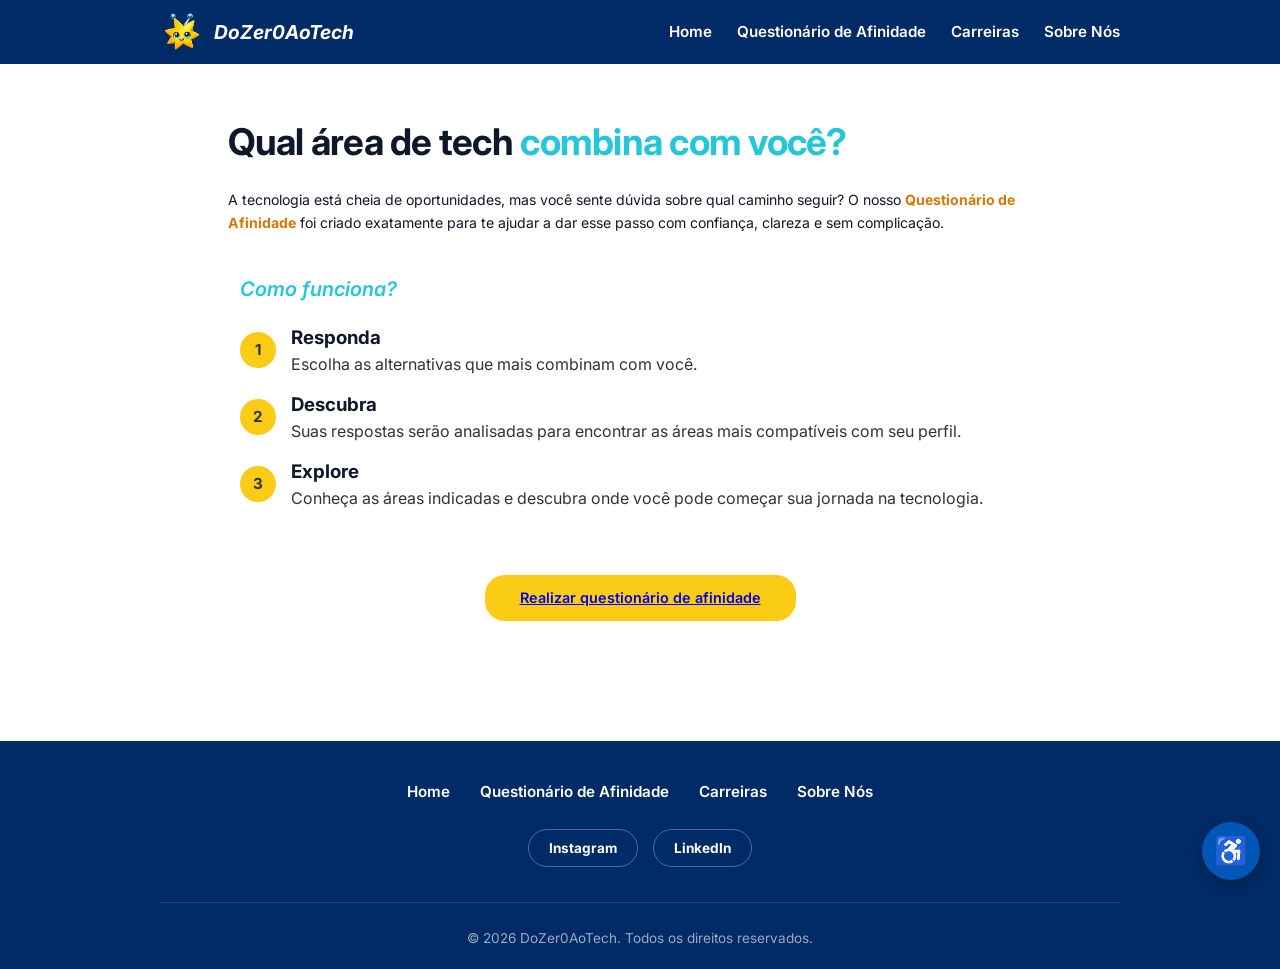
<file: html/questionarioAfinidade.html>
<!DOCTYPE html>
<html lang="pt-br">
<head>
    <meta charset="UTF-8">
    <meta name="viewport" content="width=device-width, initial-scale=1.0">
    <title>Questionário de Afinidade - DoZer0AoTech</title>
    <link rel="stylesheet" href="../style.css" type="text/css">
    <link rel="stylesheet" href="../css/acessibilidade.css">
</head>
<body>

    <div id="luz-labirinto"></div>

    <header class="header header-dark">
        <div class="header-container">
            <div class="logo">
                <img src="../imagens/LUMI LOGO.png" alt="Lumi logo">
                <span class="logo-text-light">DoZer0AoTech</span>
            </div>
            <nav class="nav-menu">
                <a href="../index.html" class="nav-light">Home</a>
                <a href="questionarioAfinidade.html" class="active nav-light">Questionário de Afinidade</a>
                <a href="carreiras.html" class="nav-light">Carreiras</a>
                <a href="sobre.html" class="nav-light">Sobre Nós</a>
            </nav>
    </header>

    <main class="main-container">
        <section class="vocational-page">
            
            <div class="page-header">
                <h1>Qual área de tech <span class="highlight-cyan">combina com você?</span></h1>
                <p class="page-description">
                    A tecnologia está cheia de oportunidades, mas você sente dúvida sobre qual caminho seguir? O nosso <strong class="highlight-yellow">Questionário de Afinidade</strong> foi criado exatamente para te ajudar a dar esse passo com confiança, clareza e sem complicação.
                </p>
            </div>

            <div class="vocational-body">
                <div class="vocational-steps">
                    <p class="section-subtitle">Como funciona?</p>

                    <div class="steps-list">
                        <div class="step-item">
                            <div class="number-badge-small">1</div>
                            <div class="step-content">
                                <h3>Responda</h3>
                                <p>Escolha as alternativas que mais combinam com você.</p>
                            </div>
                        </div>

                        <div class="step-item">
                            <div class="number-badge-small">2</div>
                            <div class="step-content">
                                <h3>Descubra</h3>
                                <p>Suas respostas serão analisadas para encontrar as áreas mais compatíveis com seu perfil.</p>
                            </div>
                        </div>

                        <div class="step-item">
                            <div class="number-badge-small">3</div>
                            <div class="step-content">
                                <h3>Explore</h3>
                                <p>Conheça as áreas indicadas e descubra onde você pode começar sua jornada na tecnologia.</p>
                            </div>
                        </div>
                    </div>
                </div>


            </div>

            <div class="center-btn-container">
                <a href="quiz.html" class="btn-primary btn-large">Realizar questionário de afinidade</a>
            </div>

        </section>
    </main>

<!-- Rodapé Completo -->
    <footer class="footer footer-dark">
        <div class="footer-container">
            
            <!-- Links de Navegação -->
            <div class="footer-nav">
                <a href="../index.html">Home</a>
                <a href="questionarioAfinidade.html">Questionário de Afinidade</a>
                <a href="carreiras.html">Carreiras</a>
                <a href="sobre.html">Sobre Nós</a>
            </div>

            <!-- Links Sociais -->
            <div class="footer-social">
                <a href="https://www.instagram.com/" target="_blank">Instagram</a>
                <a href="https://br.linkedin.com/" target="_blank">LinkedIn</a>
            </div>

            <!-- Direitos Autorais -->
            <div class="footer-copyright">
                <p>&copy; 2026 DoZer0AoTech. Todos os direitos reservados.</p>
            </div>
            
        </div>
    </footer>
    <!--Menu de acessibilidade -->
    <button class="botao-acessibilidade" id="botaoAcessibilidade" aria-label="Abrir opções de acessibilidade" aria-expanded="false">
        ♿
    </button>

    <div class="menu-acessibilidade" id="menuAcessibilidade" aria-hidden="true">
        <div class="cabecalho-acessibilidade">
            <h2>Acessibilidade</h2>
            <button id="fecharAcessibilidade" aria-label="Fechar menu">×</button>
        </div>

        <div class="opcoes-acessibilidade">
            <button class="opcao-acessibilidade" id="aumentarTexto">
                <span>🔠</span>
                <div>
                    <strong>Aumentar texto</strong>
                    <small>Aumentar o tamanho da fonte</small>
                </div>
            </button>

            <button class="opcao-acessibilidade" id="diminuirTexto">
                <span>🔡</span>
                <div>
                    <strong>Diminuir texto</strong>
                    <small>Diminuir o tamanho da fonte</small>
                </div>
            </button>

            <button class="opcao-acessibilidade" id="lerAoPassar">
                <span>🖱️</span>
                <div>
                    <strong>Ler ao passar o mouse</strong>
                    <small>Ouvir o conteúdo ao posicionar o cursor</small>
                </div>
            </button>

            <button class="opcao-acessibilidade" id="altoContraste">
                <span>◐</span>
                <div>
                    <strong>Alto contraste</strong>
                    <small>Aumentar o contraste das cores</small>
                </div>
            </button>

            <button class="opcao-acessibilidade" id="contrasteNegativo">
                <span>◑</span>
                <div>
                    <strong>Contraste negativo</strong>
                    <small>Inverter as cores da página</small>
                </div>
            </button>

            <button class="opcao-acessibilidade" id="destacarLinks">
                <span>🔗</span>
                <div>
                    <strong>Destacar links</strong>
                    <small>Facilitar a identificação dos links</small>
                </div>
            </button>

            <button class="opcao-acessibilidade restaurar" id="restaurarAcessibilidade">
                <span>↩️</span>
                <div>
                    <strong>Restaurar padrão</strong>
                    <small>Voltar às configurações originais</small>
                </div>
            </button>
        </div>
    </div>

    <script src="../js/acessibilidade.js"></script>

    <script>
        document.addEventListener('mousemove', (e) => {
            const luz = document.getElementById('luz-labirinto');
            if (luz) {
                luz.style.setProperty('--x', e.clientX + 'px');
                luz.style.setProperty('--y', e.clientY + 'px');
            }
        });
    </script>

</body>
</html>
</file>
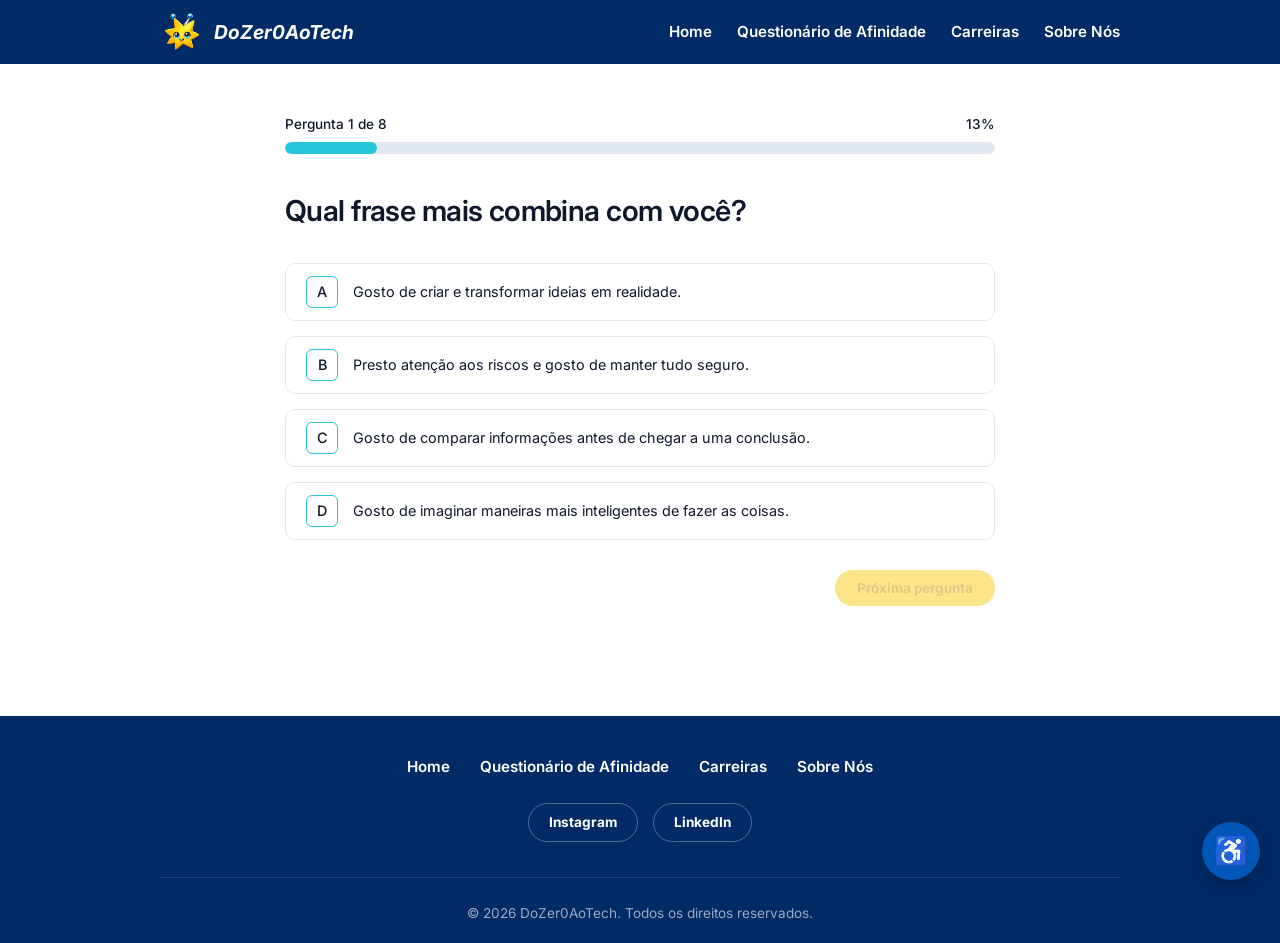
<file: html/quiz.html>
<!DOCTYPE html>
<html lang="pt-br">
<head>
    <meta charset="UTF-8">
    <meta name="viewport" content="width=device-width, initial-scale=1.0">
    <title>Questionário de Afinidade - DoZer0AoTech</title>
    <link rel="stylesheet" href="../style.css">
    <link rel="stylesheet" href="../css/quiz.css">
    <link rel="stylesheet" href="../css/acessibilidade.css">
</head>
<body>

    <div id="luz-labirinto"></div>

    <header class="header header-dark">
        <div class="header-container">
            <div class="logo">
                <img src="../imagens/LUMI LOGO.png" alt="Lumi logo">
                <span class="logo-text-light">DoZer0AoTech</span>
            </div>
            <nav class="nav-menu">
                <a href="../index.html" class="nav-light">Home</a>
                <a href="questionarioAfinidade.html" class="active nav-light">Questionário de Afinidade</a>
                <a href="carreiras.html" class="nav-light">Carreiras</a>
                <a href="sobre.html" class="nav-light">Sobre Nós</a>
            </nav>
    </header>

    <main class="main-container">
        <div class="quiz-wrapper">
            <!-- Container do Quiz -->
            <div id="quiz-container">
                <div class="progress-header">
                    <span id="progresso-texto">Pergunta 1 de 8</span>
                    <span id="porcentagem-texto">12.5%</span>
                </div>
                <div class="progress-bar-bg">
                    <div id="progress-bar-fill" class="progress-bar-fill"></div>
                </div>

                <h2 id="pergunta" class="quiz-question-title">Carregando pergunta...</h2>

                <div id="opcoes" class="quiz-options-container"></div>

                <div class="quiz-action-container">
                    <button id="btn-proxima" class="btn-primary" onclick="confirmarAvanco()" disabled>Próxima pergunta</button>
                </div>
            </div>

            <!-- Container do Resultado -->
            <div id="resultado-container" class="escondido">
                <h2>Resultado do seu Questionário de Afinidade</h2>
                <p class="resultado-destaque"></p>
                <div class="center-btn-container">
                    <button class="btn-primary" onclick="reiniciarQuiz()">Refazer Teste</button>
                </div>
            </div>
        </div>
    </main>

<!-- Rodapé Completo -->
    <footer class="footer footer-dark">
        <div class="footer-container">
            
            <!-- Links de Navegação -->
            <div class="footer-nav">
                <a href="../index.html">Home</a>
                <a href="questionarioAfinidade.html">Questionário de Afinidade</a>
                <a href="carreiras.html">Carreiras</a>
                <a href="sobre.html">Sobre Nós</a>
            </div>

            <!-- Links Sociais -->
            <div class="footer-social">
                <a href="https://www.instagram.com/" target="_blank">Instagram</a>
                <a href="https://br.linkedin.com/" target="_blank">LinkedIn</a>
            </div>

            <!-- Direitos Autorais -->
            <div class="footer-copyright">
                <p>&copy; 2026 DoZer0AoTech. Todos os direitos reservados.</p>
            </div>
            
        </div>
    </footer>

    <script src="../js/quiz.js"></script>

    <!--Menu de acessibilidade -->
    <button class="botao-acessibilidade" id="botaoAcessibilidade" aria-label="Abrir opções de acessibilidade" aria-expanded="false">
        ♿
    </button>

    <div class="menu-acessibilidade" id="menuAcessibilidade" aria-hidden="true">
        <div class="cabecalho-acessibilidade">
            <h2>Acessibilidade</h2>
            <button id="fecharAcessibilidade" aria-label="Fechar menu">×</button>
        </div>

        <div class="opcoes-acessibilidade">
            <button class="opcao-acessibilidade" id="aumentarTexto">
                <span>🔠</span>
                <div>
                    <strong>Aumentar texto</strong>
                    <small>Aumentar o tamanho da fonte</small>
                </div>
            </button>

            <button class="opcao-acessibilidade" id="diminuirTexto">
                <span>🔡</span>
                <div>
                    <strong>Diminuir texto</strong>
                    <small>Diminuir o tamanho da fonte</small>
                </div>
            </button>

            <button class="opcao-acessibilidade" id="lerAoPassar">
                <span>🖱️</span>
                <div>
                    <strong>Ler ao passar o mouse</strong>
                    <small>Ouvir o conteúdo ao posicionar o cursor</small>
                </div>
            </button>

            <button class="opcao-acessibilidade" id="altoContraste">
                <span>◐</span>
                <div>
                    <strong>Alto contraste</strong>
                    <small>Aumentar o contraste das cores</small>
                </div>
            </button>

            <button class="opcao-acessibilidade" id="contrasteNegativo">
                <span>◑</span>
                <div>
                    <strong>Contraste negativo</strong>
                    <small>Inverter as cores da página</small>
                </div>
            </button>

            <button class="opcao-acessibilidade" id="destacarLinks">
                <span>🔗</span>
                <div>
                    <strong>Destacar links</strong>
                    <small>Facilitar a identificação dos links</small>
                </div>
            </button>

            <button class="opcao-acessibilidade restaurar" id="restaurarAcessibilidade">
                <span>↩️</span>
                <div>
                    <strong>Restaurar padrão</strong>
                    <small>Voltar às configurações originais</small>
                </div>
            </button>
        </div>
    </div>

    <script src="../js/acessibilidade.js"></script>

    <script>
        document.addEventListener('mousemove', (e) => {
            const luz = document.getElementById('luz-labirinto');
            if (luz) {
                luz.style.setProperty('--x', e.clientX + 'px');
                luz.style.setProperty('--y', e.clientY + 'px');
            }
        });
    </script>

</body>
</html>
</file>
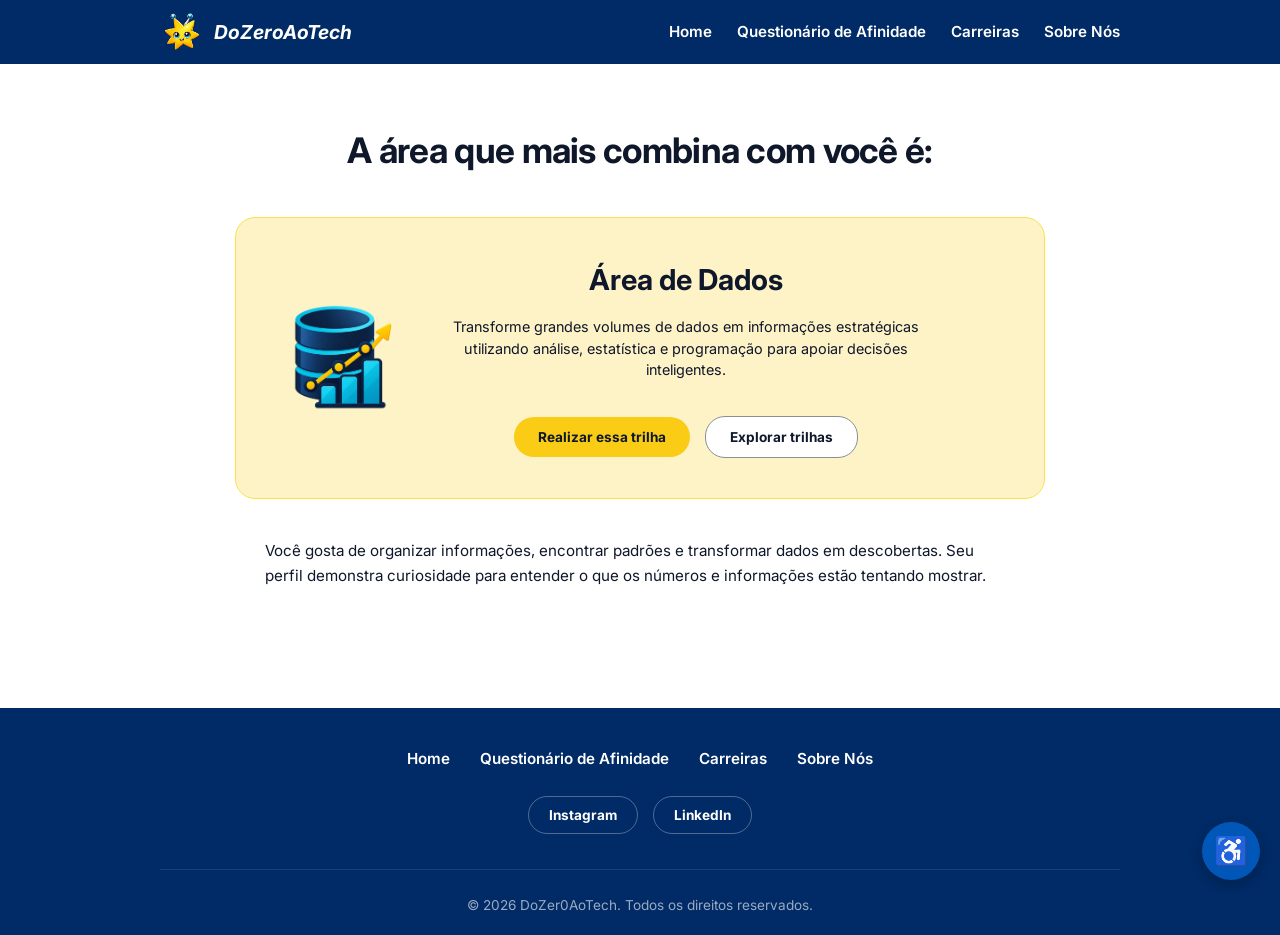
<file: html/resultado_dados.html>
<!DOCTYPE html>
<html lang="pt-br">
<head>
    <meta charset="UTF-8">
    <meta name="viewport" content="width=device-width, initial-scale=1.0">
    <title>Resultado - Área de Dados</title>
    <link rel="stylesheet" href="../style.css">
    <link rel="stylesheet" href="../css/resultado.css">
    <link rel="stylesheet" href="../css/acessibilidade.css">
</head>
<body>

    <div id="luz-labirinto"></div>

    <header class="header header-dark">
        <div class="header-container">
            <div class="logo">
                <img src="../imagens/LUMI LOGO.png" alt="Lumi logo">
                <span class="logo-text-light">DoZeroAoTech</span>
            </div>
            <nav class="nav-menu">
                <a href="../index.html" class="nav-light">Home</a>
                <a href="questionarioAfinidade.html" class="active nav-light">Questionário de Afinidade</a>
                <a href="carreiras.html" class="nav-light">Carreiras</a>
                <a href="sobre.html" class="nav-light">Sobre Nós</a>
            </nav>
    </header>

    <main class="main-container">
        <div class="resultado-wrapper">
            <h1 class="resultado-title">A área que mais combina com você é:</h1>

            <div class="resultado-card">
                <img src="../imagens/Dados.png" alt="Área de Dados">
                <div class="card-info">
                    <h2>Área de Dados</h2>
                    <p>Transforme grandes volumes de dados em informações estratégicas utilizando análise, estatística e programação para apoiar decisões inteligentes.</p>
                    
                    <div class="resultado-botoes">
                        <a href="curso_dados.html" class="btn-trilha">Realizar essa trilha</a>
                        <a href="carreiras.html" class="btn-trilha-secundario">Explorar trilhas</a>
                    </div>
                    
                </div>
            </div>

            <p class="resultado-descricao">
                Você gosta de organizar informações, encontrar padrões e transformar dados em descobertas. Seu perfil demonstra curiosidade para entender o que os números e informações estão tentando mostrar.
            </p>
        </div>
    </main>

    <!-- Rodapé Completo -->
    <footer class="footer footer-dark">
        <div class="footer-container">
            
            <!-- Links de Navegação -->
            <div class="footer-nav">
                <a href="../index.html">Home</a>
                <a href="questionarioAfinidade.html">Questionário de Afinidade</a>
                <a href="carreiras.html">Carreiras</a>
                <a href="sobre.html">Sobre Nós</a>
            </div>

            <!-- Links Sociais -->
            <div class="footer-social">
                <a href="https://www.instagram.com/" target="_blank">Instagram</a>
                <a href="https://br.linkedin.com/" target="_blank">LinkedIn</a>
            </div>

            <!-- Direitos Autorais -->
            <div class="footer-copyright">
                <p>&copy; 2026 DoZer0AoTech. Todos os direitos reservados.</p>
            </div>
            
        </div>
    </footer>
    <!--Menu de acessibilidade -->
    <button class="botao-acessibilidade" id="botaoAcessibilidade" aria-label="Abrir opções de acessibilidade" aria-expanded="false">
        ♿
    </button>

    <div class="menu-acessibilidade" id="menuAcessibilidade" aria-hidden="true">
        <div class="cabecalho-acessibilidade">
            <h2>Acessibilidade</h2>
            <button id="fecharAcessibilidade" aria-label="Fechar menu">×</button>
        </div>

        <div class="opcoes-acessibilidade">
            <button class="opcao-acessibilidade" id="aumentarTexto">
                <span>🔠</span>
                <div>
                    <strong>Aumentar texto</strong>
                    <small>Aumentar o tamanho da fonte</small>
                </div>
            </button>

            <button class="opcao-acessibilidade" id="diminuirTexto">
                <span>🔡</span>
                <div>
                    <strong>Diminuir texto</strong>
                    <small>Diminuir o tamanho da fonte</small>
                </div>
            </button>

            <button class="opcao-acessibilidade" id="lerAoPassar">
                <span>🖱️</span>
                <div>
                    <strong>Ler ao passar o mouse</strong>
                    <small>Ouvir o conteúdo ao posicionar o cursor</small>
                </div>
            </button>

            <button class="opcao-acessibilidade" id="altoContraste">
                <span>◐</span>
                <div>
                    <strong>Alto contraste</strong>
                    <small>Aumentar o contraste das cores</small>
                </div>
            </button>

            <button class="opcao-acessibilidade" id="contrasteNegativo">
                <span>◑</span>
                <div>
                    <strong>Contraste negativo</strong>
                    <small>Inverter as cores da página</small>
                </div>
            </button>

            <button class="opcao-acessibilidade" id="destacarLinks">
                <span>🔗</span>
                <div>
                    <strong>Destacar links</strong>
                    <small>Facilitar a identificação dos links</small>
                </div>
            </button>

            <button class="opcao-acessibilidade restaurar" id="restaurarAcessibilidade">
                <span>↩️</span>
                <div>
                    <strong>Restaurar padrão</strong>
                    <small>Voltar às configurações originais</small>
                </div>
            </button>
        </div>
    </div>

    <script src="../js/acessibilidade.js"></script>

    <script>
        document.addEventListener('mousemove', (e) => {
            const luz = document.getElementById('luz-labirinto');
            if (luz) {
                luz.style.setProperty('--x', e.clientX + 'px');
                luz.style.setProperty('--y', e.clientY + 'px');
            }
        });
    </script>

</body>
</html>
</file>
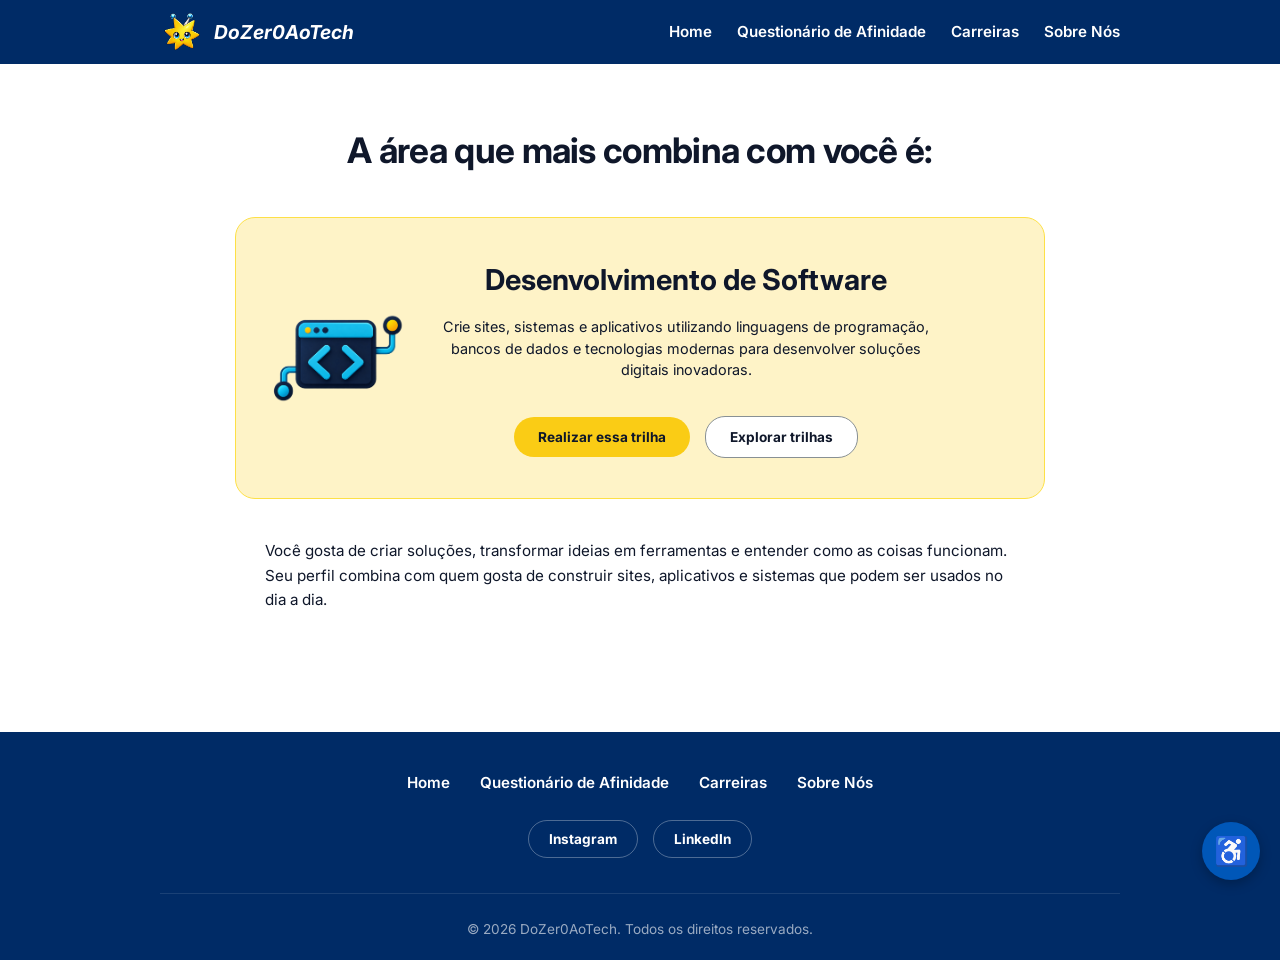
<file: html/resultado_dev.html>
<!DOCTYPE html>
<html lang="pt-br">
<head>
    <meta charset="UTF-8">
    <meta name="viewport" content="width=device-width, initial-scale=1.0">
    <title>Resultado - Desenvolvimento de Software</title>
    <link rel="stylesheet" href="../style.css">
    <link rel="stylesheet" href="../css/resultado.css">
    <link rel="stylesheet" href="../css/acessibilidade.css">
</head>
<body>

    <div id="luz-labirinto"></div>

    <header class="header header-dark">
        <div class="header-container">
            <div class="logo">
                <img src="../imagens/LUMI LOGO.png" alt="Lumi logo">
                <span class="logo-text-light">DoZer0AoTech</span>
            </div>
            <nav class="nav-menu">
                <a href="../index.html" class="nav-light">Home</a>
                <a href="questionarioAfinidade.html" class="active nav-light">Questionário de Afinidade</a>
                <a href="carreiras.html" class="nav-light">Carreiras</a>
                <a href="sobre.html" class="nav-light">Sobre Nós</a>
            </nav>

    </header>

    <main class="main-container">
        <div class="resultado-wrapper">
            <h1 class="resultado-title">A área que mais combina com você é:</h1>

            <div class="resultado-card">
                <img src="../imagens/Desenvolvimento de Software.png" alt="Desenvolvimento de Software">
                <div class="card-info">
                    <h2>Desenvolvimento de Software</h2>
                    <p>Crie sites, sistemas e aplicativos utilizando linguagens de programação, bancos de dados e tecnologias modernas para desenvolver soluções digitais inovadoras.</p>
                    
                    <div class="resultado-botoes">
                        <a href="curso_desenvolvimento.html" class="btn-trilha">Realizar essa trilha</a>
                        <a href="carreiras.html" class="btn-trilha-secundario">Explorar trilhas</a>
                    </div>
                    
                </div>
            </div>

            <p class="resultado-descricao">
                Você gosta de criar soluções, transformar ideias em ferramentas e entender como as coisas funcionam. Seu perfil combina com quem gosta de construir sites, aplicativos e sistemas que podem ser usados no dia a dia.
            </p>
        </div>
    </main>

    <!-- Rodapé Completo -->
    <footer class="footer footer-dark">
        <div class="footer-container">
            
            <!-- Links de Navegação -->
            <div class="footer-nav">
                <a href="../index.html">Home</a>
                <a href="questionarioAfinidade.html">Questionário de Afinidade</a>
                <a href="carreiras.html">Carreiras</a>
                <a href="sobre.html">Sobre Nós</a>
            </div>

            <!-- Links Sociais (Cegos) -->
            <div class="footer-social">
                <a href="https://www.instagram.com/" target="_blank">Instagram</a>
                <a href="https://br.linkedin.com/" target="_blank">LinkedIn</a>
            </div>

            <!-- Direitos Autorais -->
            <div class="footer-copyright">
                <p>&copy; 2026 DoZer0AoTech. Todos os direitos reservados.</p>
            </div>
            
        </div>
    </footer>
    <!--Menu de acessibilidade -->
    <button class="botao-acessibilidade" id="botaoAcessibilidade" aria-label="Abrir opções de acessibilidade" aria-expanded="false">
        ♿
    </button>

    <div class="menu-acessibilidade" id="menuAcessibilidade" aria-hidden="true">
        <div class="cabecalho-acessibilidade">
            <h2>Acessibilidade</h2>
            <button id="fecharAcessibilidade" aria-label="Fechar menu">×</button>
        </div>

        <div class="opcoes-acessibilidade">
            <button class="opcao-acessibilidade" id="aumentarTexto">
                <span>🔠</span>
                <div>
                    <strong>Aumentar texto</strong>
                    <small>Aumentar o tamanho da fonte</small>
                </div>
            </button>

            <button class="opcao-acessibilidade" id="diminuirTexto">
                <span>🔡</span>
                <div>
                    <strong>Diminuir texto</strong>
                    <small>Diminuir o tamanho da fonte</small>
                </div>
            </button>

            <button class="opcao-acessibilidade" id="lerAoPassar">
                <span>🖱️</span>
                <div>
                    <strong>Ler ao passar o mouse</strong>
                    <small>Ouvir o conteúdo ao posicionar o cursor</small>
                </div>
            </button>

            <button class="opcao-acessibilidade" id="altoContraste">
                <span>◐</span>
                <div>
                    <strong>Alto contraste</strong>
                    <small>Aumentar o contraste das cores</small>
                </div>
            </button>

            <button class="opcao-acessibilidade" id="contrasteNegativo">
                <span>◑</span>
                <div>
                    <strong>Contraste negativo</strong>
                    <small>Inverter as cores da página</small>
                </div>
            </button>

            <button class="opcao-acessibilidade" id="destacarLinks">
                <span>🔗</span>
                <div>
                    <strong>Destacar links</strong>
                    <small>Facilitar a identificação dos links</small>
                </div>
            </button>

            <button class="opcao-acessibilidade restaurar" id="restaurarAcessibilidade">
                <span>↩️</span>
                <div>
                    <strong>Restaurar padrão</strong>
                    <small>Voltar às configurações originais</small>
                </div>
            </button>
        </div>
    </div>

    <script src="../js/acessibilidade.js"></script>

    <script>
        document.addEventListener('mousemove', (e) => {
            const luz = document.getElementById('luz-labirinto');
            if (luz) {
                luz.style.setProperty('--x', e.clientX + 'px');
                luz.style.setProperty('--y', e.clientY + 'px');
            }
        });
    </script>

</body>
</html>
</file>
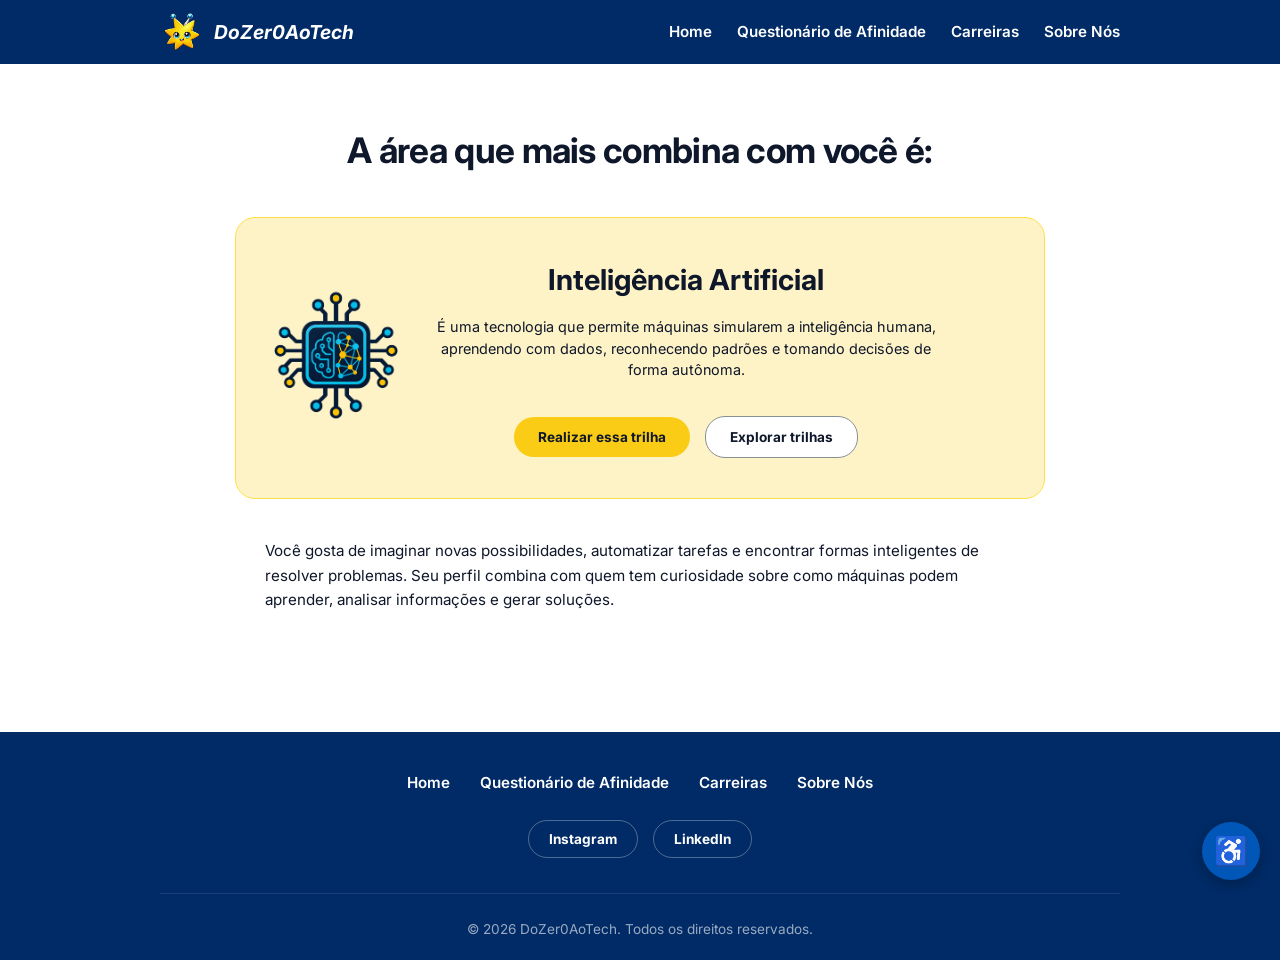
<file: html/resultado_ia.html>
<!DOCTYPE html>
<html lang="pt-br">
<head>
    <meta charset="UTF-8">
    <meta name="viewport" content="width=device-width, initial-scale=1.0">
    <title>Resultado - Inteligência Artificial</title>
    <link rel="stylesheet" href="../style.css">
    <link rel="stylesheet" href="../css/resultado.css">
    <link rel="stylesheet" href="../css/acessibilidade.css">
</head>
<body>

    <div id="luz-labirinto"></div>

    <header class="header header-dark">
        <div class="header-container">
            <div class="logo">
                <img src="../imagens/LUMI LOGO.png" alt="Lumi logo">
                <span class="logo-text-light">DoZer0AoTech</span>
            </div>
            <nav class="nav-menu">
                <a href="../index.html" class="nav-light">Home</a>
                <a href="questionarioAfinidade.html" class="active nav-light">Questionário de Afinidade</a>
                <a href="carreiras.html" class="nav-light">Carreiras</a>
                <a href="sobre.html" class="nav-light">Sobre Nós</a>
            </nav>
    </header>

    <main class="main-container">
        <div class="resultado-wrapper">
            <h1 class="resultado-title">A área que mais combina com você é:</h1>

            <div class="resultado-card">
                <img src="../imagens/IA.png" alt="Inteligência Artificial">
                <div class="card-info">
                    <h2>Inteligência Artificial</h2>
                    <p>É uma tecnologia que permite máquinas simularem a inteligência humana, aprendendo com dados, reconhecendo padrões e tomando decisões de forma autônoma.</p>
                    
                    <div class="resultado-botoes">
                        <a href="curso_ia.html" class="btn-trilha">Realizar essa trilha</a>
                        <a href="carreiras.html" class="btn-trilha-secundario">Explorar trilhas</a>
                    </div>

                </div>
            </div>

            <p class="resultado-descricao">
                Você gosta de imaginar novas possibilidades, automatizar tarefas e encontrar formas inteligentes de resolver problemas. Seu perfil combina com quem tem curiosidade sobre como máquinas podem aprender, analisar informações e gerar soluções.
            </p>
        </div>
    </main>

    <!-- Rodapé Completo -->
    <footer class="footer footer-dark">
        <div class="footer-container">
            
            <!-- Links de Navegação -->
            <div class="footer-nav">
                <a href="../index.html">Home</a>
                <a href="questionarioAfinidade.html">Questionário de Afinidade</a>
                <a href="carreiras.html">Carreiras</a>
                <a href="sobre.html">Sobre Nós</a>
            </div>

            <!-- Links Sociais (Cegos) -->
            <div class="footer-social">
                <a href="https://www.instagram.com/" target="_blank">Instagram</a>
                <a href="https://br.linkedin.com/" target="_blank">LinkedIn</a>
            </div>

            <!-- Direitos Autorais -->
            <div class="footer-copyright">
                <p>&copy; 2026 DoZer0AoTech. Todos os direitos reservados.</p>
            </div>
            
        </div>
    </footer>
    <!--Menu de acessibilidade -->
    <button class="botao-acessibilidade" id="botaoAcessibilidade" aria-label="Abrir opções de acessibilidade" aria-expanded="false">
        ♿
    </button>

    <div class="menu-acessibilidade" id="menuAcessibilidade" aria-hidden="true">
        <div class="cabecalho-acessibilidade">
            <h2>Acessibilidade</h2>
            <button id="fecharAcessibilidade" aria-label="Fechar menu">×</button>
        </div>

        <div class="opcoes-acessibilidade">
            <button class="opcao-acessibilidade" id="aumentarTexto">
                <span>🔠</span>
                <div>
                    <strong>Aumentar texto</strong>
                    <small>Aumentar o tamanho da fonte</small>
                </div>
            </button>

            <button class="opcao-acessibilidade" id="diminuirTexto">
                <span>🔡</span>
                <div>
                    <strong>Diminuir texto</strong>
                    <small>Diminuir o tamanho da fonte</small>
                </div>
            </button>

            <button class="opcao-acessibilidade" id="lerAoPassar">
                <span>🖱️</span>
                <div>
                    <strong>Ler ao passar o mouse</strong>
                    <small>Ouvir o conteúdo ao posicionar o cursor</small>
                </div>
            </button>

            <button class="opcao-acessibilidade" id="altoContraste">
                <span>◐</span>
                <div>
                    <strong>Alto contraste</strong>
                    <small>Aumentar o contraste das cores</small>
                </div>
            </button>

            <button class="opcao-acessibilidade" id="contrasteNegativo">
                <span>◑</span>
                <div>
                    <strong>Contraste negativo</strong>
                    <small>Inverter as cores da página</small>
                </div>
            </button>

            <button class="opcao-acessibilidade" id="destacarLinks">
                <span>🔗</span>
                <div>
                    <strong>Destacar links</strong>
                    <small>Facilitar a identificação dos links</small>
                </div>
            </button>

            <button class="opcao-acessibilidade restaurar" id="restaurarAcessibilidade">
                <span>↩️</span>
                <div>
                    <strong>Restaurar padrão</strong>
                    <small>Voltar às configurações originais</small>
                </div>
            </button>
        </div>
    </div>

    <script src="../js/acessibilidade.js"></script>

    <script>
        document.addEventListener('mousemove', (e) => {
            const luz = document.getElementById('luz-labirinto');
            if (luz) {
                luz.style.setProperty('--x', e.clientX + 'px');
                luz.style.setProperty('--y', e.clientY + 'px');
            }
        });
    </script>

</body>
</html>
</file>
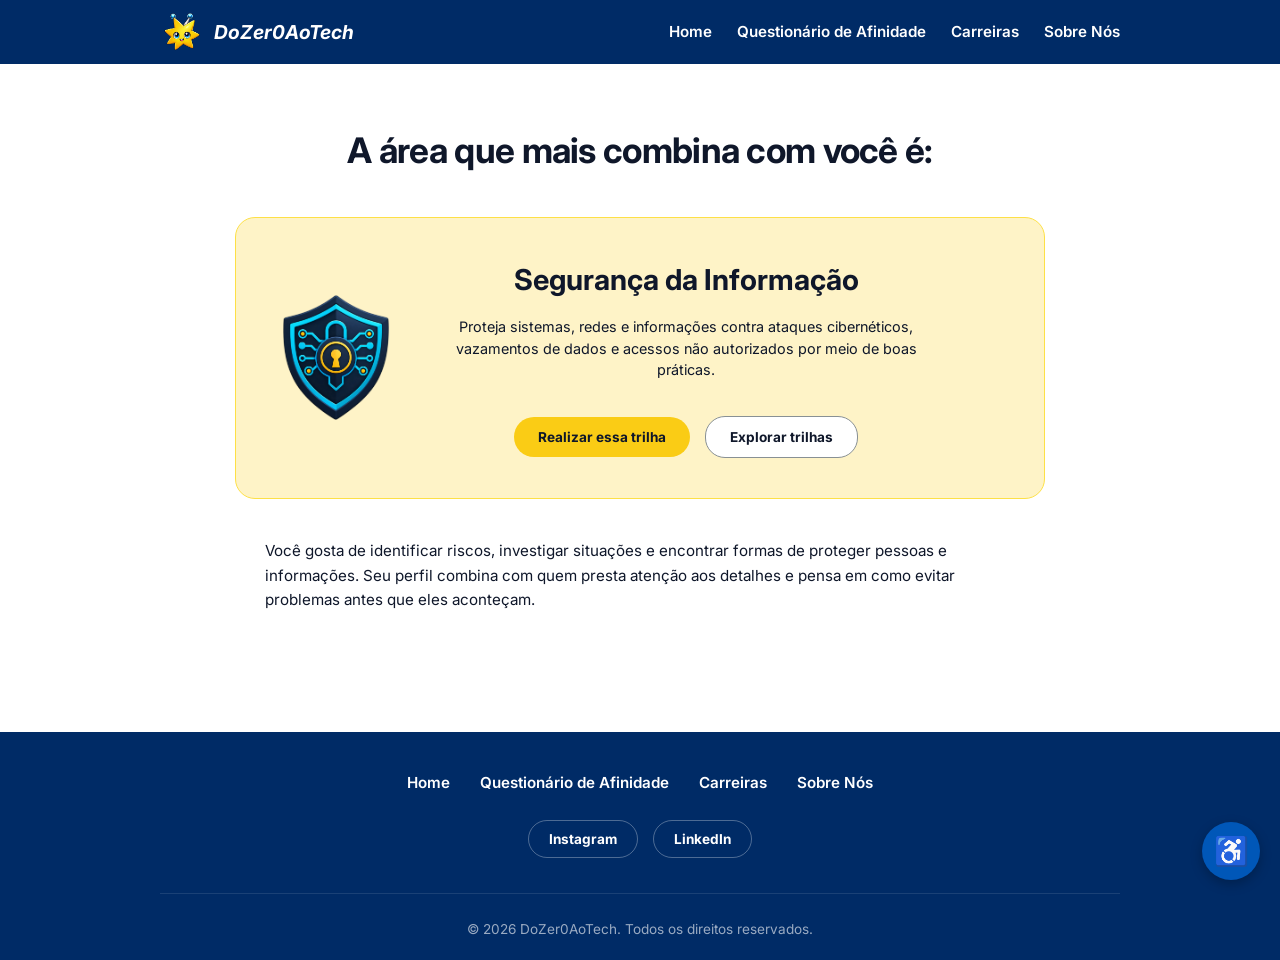
<file: html/resultado_seguranca.html>
<!DOCTYPE html>
<html lang="pt-br">
<head>
    <meta charset="UTF-8">
    <meta name="viewport" content="width=device-width, initial-scale=1.0">
    <title>Resultado - Segurança da Informação</title>
    <link rel="stylesheet" href="../style.css">
    <link rel="stylesheet" href="../css/resultado.css">
    <link rel="stylesheet" href="../css/acessibilidade.css">
</head>
<body>

    <div id="luz-labirinto"></div>

    <header class="header header-dark">
        <div class="header-container">
            <div class="logo">
                <img src="../imagens/LUMI LOGO.png" alt="Lumi logo">
                <span class="logo-text-light">DoZer0AoTech</span>
            </div>
            <nav class="nav-menu">
                <a href="../index.html" class="nav-light">Home</a>
                <a href="questionarioAfinidade.html" class="active nav-light">Questionário de Afinidade</a>
                <a href="carreiras.html" class="nav-light">Carreiras</a>
                <a href="sobre.html" class="nav-light">Sobre Nós</a>
            </nav>
        </div>
    </header>

    <main class="main-container">
        <div class="resultado-wrapper">
            <h1 class="resultado-title">A área que mais combina com você é:</h1>

            <div class="resultado-card">
                <img src="../imagens/Segurança da Informação.png" alt="Segurança da Informação">
                <div class="card-info">
                    <h2>Segurança da Informação</h2>
                    <p>Proteja sistemas, redes e informações contra ataques cibernéticos, vazamentos de dados e acessos não autorizados por meio de boas práticas.</p>
                    
                    <div class="resultado-botoes">
                        <a href="curso_seguranca.html" class="btn-trilha">Realizar essa trilha</a>
                        <a href="carreiras.html" class="btn-trilha-secundario">Explorar trilhas</a>
                    </div>
                </div>
            </div>

            <p class="resultado-descricao">
                Você gosta de identificar riscos, investigar situações e encontrar formas de proteger pessoas e informações. Seu perfil combina com quem presta atenção aos detalhes e pensa em como evitar problemas antes que eles aconteçam.
            </p>
        </div>
    </main>

    <!-- Rodapé Completo -->
    <footer class="footer footer-dark">
        <div class="footer-container">
            
            <!-- Links de Navegação -->
            <div class="footer-nav">
                <a href="../index.html">Home</a>
                <a href="questionarioAfinidade.html">Questionário de Afinidade</a>
                <a href="carreiras.html">Carreiras</a>
                <a href="sobre.html">Sobre Nós</a>
            </div>

            <!-- Links Sociais -->
            <div class="footer-social">
                <a href="https://www.instagram.com/" target="_blank">Instagram</a>
                <a href="https://br.linkedin.com/" target="_blank">LinkedIn</a>
            </div>

            <!-- Direitos Autorais -->
            <div class="footer-copyright">
                <p>&copy; 2026 DoZer0AoTech. Todos os direitos reservados.</p>
            </div>
            
        </div>
    </footer>

    <!-- Menu de acessibilidade -->
    <button class="botao-acessibilidade" id="botaoAcessibilidade" aria-label="Abrir opções de acessibilidade" aria-expanded="false">
        ♿
    </button>

    <div class="menu-acessibilidade" id="menuAcessibilidade" aria-hidden="true">
        <div class="cabecalho-acessibilidade">
            <h2>Acessibilidade</h2>
            <button id="fecharAcessibilidade" aria-label="Fechar menu">×</button>
        </div>

        <div class="opcoes-acessibilidade">
            <button class="opcao-acessibilidade" id="aumentarTexto">
                <span>🔠</span>
                <div>
                    <strong>Aumentar texto</strong>
                    <small>Aumentar o tamanho da fonte</small>
                </div>
            </button>

            <button class="opcao-acessibilidade" id="diminuirTexto">
                <span>🔡</span>
                <div>
                    <strong>Diminuir texto</strong>
                    <small>Diminuir o tamanho da fonte</small>
                </div>
            </button>

            <button class="opcao-acessibilidade" id="lerAoPassar">
                <span>🖱️</span>
                <div>
                    <strong>Ler ao passar o mouse</strong>
                    <small>Ouvir o conteúdo ao posicionar o cursor</small>
                </div>
            </button>

            <button class="opcao-acessibilidade" id="altoContraste">
                <span>◐</span>
                <div>
                    <strong>Alto contraste</strong>
                    <small>Aumentar o contraste das cores</small>
                </div>
            </button>

            <button class="opcao-acessibilidade" id="contrasteNegativo">
                <span>◑</span>
                <div>
                    <strong>Contraste negativo</strong>
                    <small>Inverter as cores da página</small>
                </div>
            </button>

            <button class="opcao-acessibilidade" id="destacarLinks">
                <span>🔗</span>
                <div>
                    <strong>Destacar links</strong>
                    <small>Facilitar a identificação dos links</small>
                </div>
            </button>

            <button class="opcao-acessibilidade restaurar" id="restaurarAcessibilidade">
                <span>↩️</span>
                <div>
                    <strong>Restaurar padrão</strong>
                    <small>Voltar às configurações originais</small>
                </div>
            </button>
        </div>
    </div>

    <script src="../js/acessibilidade.js"></script>

    <script>
        document.addEventListener('mousemove', (e) => {
            const luz = document.getElementById('luz-labirinto');
            if (luz) {
                luz.style.setProperty('--x', e.clientX + 'px');
                luz.style.setProperty('--y', e.clientY + 'px');
            }
        });
    </script>
    
</body>
</html>
</file>
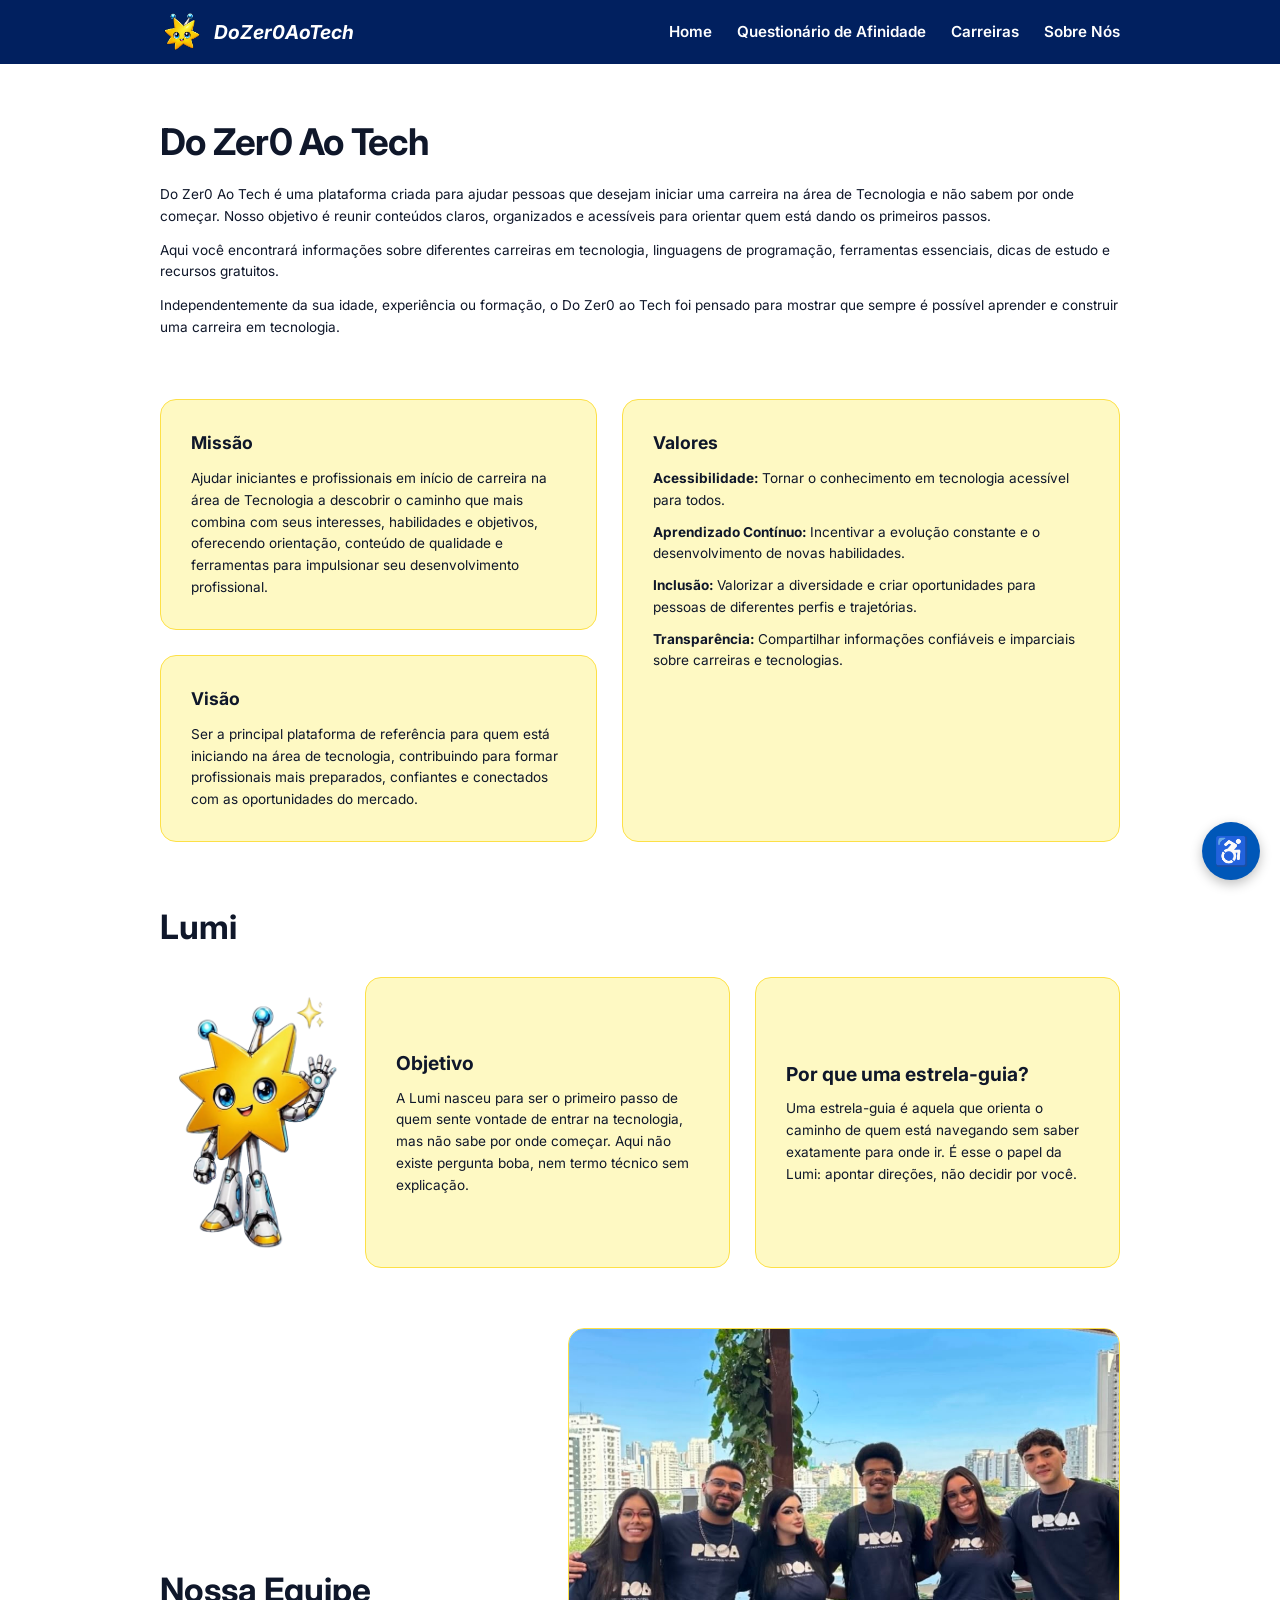
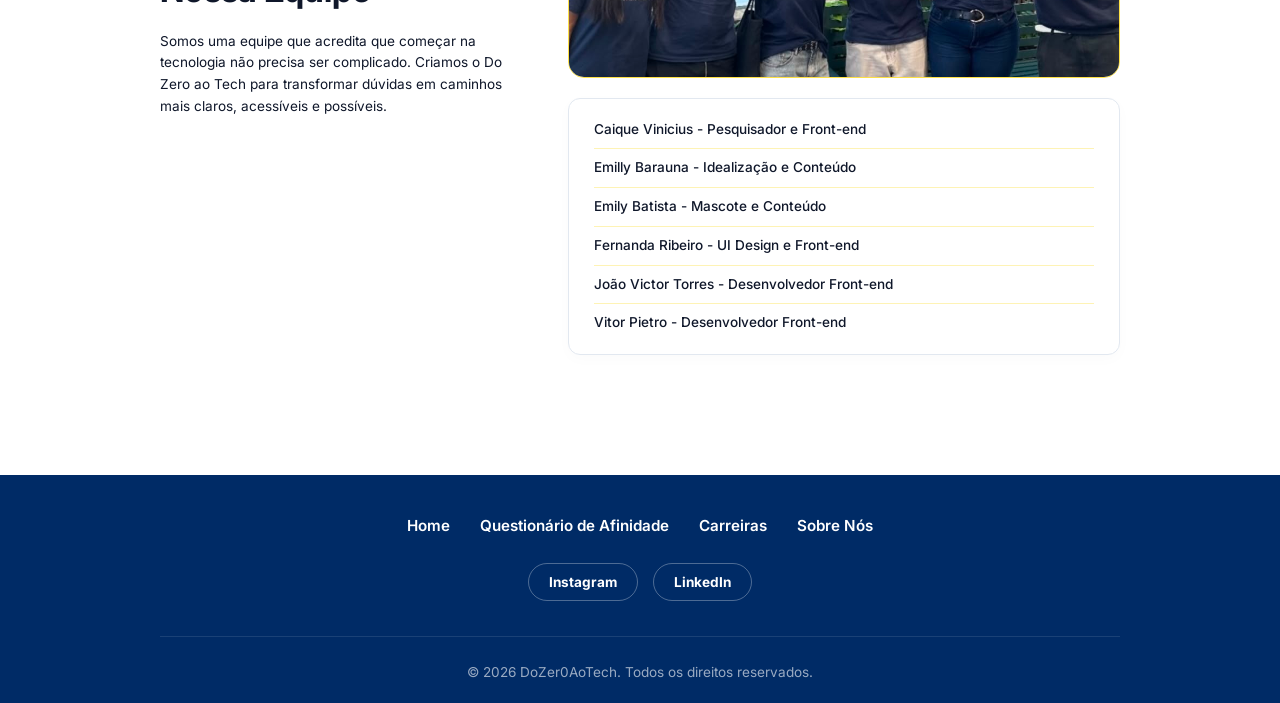
<file: html/sobre.html>
<!DOCTYPE html>
<html lang="pt-br">
<head>
    <meta charset="UTF-8">
    <meta name="viewport" content="width=device-width, initial-scale=1.0">
    <title>Sobre Nós - DoZer0AoTech</title>
    <link rel="stylesheet" href="../style.css" type="text/css">
    <link rel="stylesheet" href="../css/sobre.css" type="text/css">
    <link rel="stylesheet" href="../css/acessibilidade.css" type="text/css">

</head>
<body>

    <div id="luz-labirinto"></div>

    <header class="header">
        <div class="header-container">
            <div class="logo">
                <img src="../imagens/LUMI LOGO.png" alt="Lumi logo">
                <span>DoZer0AoTech</span>
            </div>
            <nav class="nav-menu">
                <a href="../index.html" class="active">Home</a>
                <a href="questionarioAfinidade.html">Questionário de Afinidade</a>
                <a href="carreiras.html">Carreiras</a>
                <a href="sobre.html">Sobre Nós</a>
            </nav>
    </header>

    <main>
        <section id="section1">
          <h1> Do Zer0 Ao Tech</h1>
          <p>Do Zer0 Ao Tech é uma plataforma criada para ajudar pessoas que desejam iniciar uma carreira na área de Tecnologia e não sabem por onde começar. Nosso objetivo é reunir conteúdos claros, organizados e acessíveis para orientar quem está dando os primeiros passos.</p>
          <p>Aqui você encontrará informações sobre diferentes carreiras em tecnologia, linguagens de programação, ferramentas essenciais, dicas de estudo e recursos gratuitos.
          </p>
          <p>Independentemente da sua idade, experiência ou formação, o Do Zer0 ao Tech foi pensado para mostrar que sempre é possível aprender e construir uma carreira em tecnologia.</p>
        </section>
        <section id="section2">
            <div id="coluna-esquerda">
            <div id="quadrado1">
            <h3>Missão</h3>
            <p>Ajudar iniciantes e profissionais em início de carreira na área de Tecnologia a descobrir o caminho que mais combina com seus interesses, habilidades e objetivos, oferecendo orientação, conteúdo de qualidade e ferramentas para impulsionar seu desenvolvimento profissional.</p>
            </div>
            <div id="quadrado2">
            <h3>Visão</h3>
            <p>Ser a principal plataforma de referência para quem está iniciando na área de tecnologia, contribuindo para formar profissionais mais preparados, confiantes e conectados com as oportunidades do mercado.</p>
            </div>
            </div>
            <div id="quadrado3">
            <h3>Valores</h3>
            <p><strong>Acessibilidade: </strong>Tornar o conhecimento em tecnologia acessível para todos.</p>
            <p><strong>Aprendizado Contínuo: </strong>Incentivar a evolução constante e o desenvolvimento de novas habilidades.</p>
            <p><strong>Inclusão: </strong>Valorizar a diversidade e criar oportunidades para pessoas de diferentes perfis e trajetórias.</p>
            <p><strong>Transparência: </strong>Compartilhar informações confiáveis e imparciais sobre carreiras e tecnologias.</p>
            </div>
            
        </section>
            <section id="section3">
                <h2>Lumi</h2>
                <div id="quadrado4">
                <img src="../imagens/Lumi2.0.png">
                <div id="quadrado5">
                    <h3>Objetivo</h3>
                    <p>A Lumi nasceu para ser o primeiro passo de quem sente vontade de entrar na tecnologia, mas não sabe por onde começar. Aqui não existe pergunta boba, nem termo técnico sem explicação.</p>

                </div>
                <div id="quadrado6">
                    <h3>Por que uma estrela-guia?</h3>
                    <p>Uma estrela-guia é aquela que orienta o caminho de quem está navegando sem saber exatamente para onde ir. É esse o papel da Lumi: apontar direções, não decidir por você.</p>
                </div>
                </div>

            </section>
            <section id="section4">
    <div id="quadrado8">
        <h2>Nossa Equipe</h2>
        <p>Somos uma equipe que acredita que começar na tecnologia não precisa ser complicado. Criamos o Do Zero ao Tech para transformar dúvidas em caminhos mais claros, acessíveis e possíveis.</p>
    </div>

    <div id="coluna-foto">
        <div id="quadrado7">
            <img src="../imagens/UC1-GRUPO.jpg">
        </div>
        <div id="listaequipe">
            <p>Caique Vinicius - Pesquisador e Front-end</p>
            <p>Emilly Barauna - Idealização e Conteúdo</p>
            <p>Emily Batista - Mascote e Conteúdo</p>
            <p>Fernanda Ribeiro - UI Design e Front-end</p>
            <p>João Victor Torres - Desenvolvedor Front-end</p>
            <p>Vitor Pietro - Desenvolvedor Front-end</p>
        </div>
    </div>
</section>
           </main>
           <footer class="footer footer-dark">
        <div class="footer-container">
            
            <!-- Links de Navegação -->
            <div class="footer-nav">
                <a href="../index.html">Home</a>
                <a href="questionarioAfinidade.html">Questionário de Afinidade</a>
                <a href="carreiras.html">Carreiras</a>
                <a href="sobre.html">Sobre Nós</a>
            </div>

            <!-- Links Sociais -->
            <div class="footer-social">
                <a href="https://www.instagram.com/" target="_blank">Instagram</a>
                <a href="https://br.linkedin.com/" target="_blank">LinkedIn</a>
            </div>

            <!-- Direitos Autorais -->
            <div class="footer-copyright">
                <p>&copy; 2026 DoZer0AoTech. Todos os direitos reservados.</p>
            </div>
            
        </div>
    </footer>
    <!--Menu de acessibilidade -->
    <button class="botao-acessibilidade" id="botaoAcessibilidade" aria-label="Abrir opções de acessibilidade" aria-expanded="false">
        ♿
    </button>

    <div class="menu-acessibilidade" id="menuAcessibilidade" aria-hidden="true">
        <div class="cabecalho-acessibilidade">
            <h2>Acessibilidade</h2>
            <button id="fecharAcessibilidade" aria-label="Fechar menu">×</button>
        </div>

        <div class="opcoes-acessibilidade">
            <button class="opcao-acessibilidade" id="aumentarTexto">
                <span>🔠</span>
                <div>
                    <strong>Aumentar texto</strong>
                    <small>Aumentar o tamanho da fonte</small>
                </div>
            </button>

            <button class="opcao-acessibilidade" id="diminuirTexto">
                <span>🔡</span>
                <div>
                    <strong>Diminuir texto</strong>
                    <small>Diminuir o tamanho da fonte</small>
                </div>
            </button>

            <button class="opcao-acessibilidade" id="lerAoPassar">
                <span>🖱️</span>
                <div>
                    <strong>Ler ao passar o mouse</strong>
                    <small>Ouvir o conteúdo ao posicionar o cursor</small>
                </div>
            </button>

            <button class="opcao-acessibilidade" id="altoContraste">
                <span>◐</span>
                <div>
                    <strong>Alto contraste</strong>
                    <small>Aumentar o contraste das cores</small>
                </div>
            </button>

            <button class="opcao-acessibilidade" id="contrasteNegativo">
                <span>◑</span>
                <div>
                    <strong>Contraste negativo</strong>
                    <small>Inverter as cores da página</small>
                </div>
            </button>

            <button class="opcao-acessibilidade" id="destacarLinks">
                <span>🔗</span>
                <div>
                    <strong>Destacar links</strong>
                    <small>Facilitar a identificação dos links</small>
                </div>
            </button>

            <button class="opcao-acessibilidade restaurar" id="restaurarAcessibilidade">
                <span>↩️</span>
                <div>
                    <strong>Restaurar padrão</strong>
                    <small>Voltar às configurações originais</small>
                </div>
            </button>
        </div>
    </div>

    <script src="../js/acessibilidade.js"></script>
    
    <script>
        document.addEventListener('mousemove', (e) => {
            const luz = document.getElementById('luz-labirinto');
            if (luz) {
                luz.style.setProperty('--x', e.clientX + 'px');
                luz.style.setProperty('--y', e.clientY + 'px');
            }
        });
    </script>

</body>
</html>
</file>
<file: css/carreiras.css>
@import url('https://fonts.googleapis.com/css2?family=Inter:wght@400;500;600;700&display=swap');

* {
    margin: 0;
    padding: 0;
    box-sizing: border-box;
}

body {
    font-family: 'Inter', -apple-system, BlinkMacSystemFont, 'Segoe UI', Roboto, sans-serif;
    -webkit-font-smoothing: antialiased;
    -moz-osx-font-smoothing: grayscale;
    color: #333333;
    background-color: #ffffff;
    line-height: 1.5;
}

h1, h2, h3 {
font-family: 'Inter', -apple-system, BlinkMacSystemFont, 'Segoe UI', Roboto, sans-serif;
    color: #0f172a;
}

h1 {
    font-size: 2.3rem;
    font-weight: 700;

}

h2 {
    font-size: 1.875rem;
    font-weight: 600;
}

p {
    font-size: 0.8rem;
}

.main-container {
    max-width: 1000px;
    margin: 0 auto;
      padding: 18px 20px 60px 20px;
}

.header {
    background-color: #01205f;
    width: 100%;
    padding: 12px 0;
}

.header-container {
    max-width: 1000px;
    margin: 0 auto;
    padding: 0 20px;
    display: flex;
    justify-content: space-between;
    align-items: center;
}

.logo {
    display: flex;
    align-items: center;
    gap: 10px;
    font-weight: 700;
    font-style: italic;
    font-size: 1.2rem;
    color: #fff;
}

.logo img {
    height: 40px;
}

.nav-menu {
    display: flex;
    gap: 25px;
}

.nav-menu a {
    text-decoration: none;
    color: #fff;
    font-weight: 600;
    font-size: 0.95rem;
}

.nav-menu a:hover {
    opacity: 0.8;
}

.areas-section {
    padding-top: 40px;
}

.areas-section h1 {
    font-size: 2.3rem;
    font-weight: 700;
    color: #0f172a;
    margin-bottom: 10px;
    line-height: 1.25;
}

.section-subtitle {
    color: #4d9fbb;
    font-size: 1.25rem;
    font-weight: 600;
    font-style: italic;
    margin-bottom: 40px;
}

.cards-grid {
    width: 88%;
    margin: 0 auto;
    display: flex;
    flex-direction: column;
    gap: 24px;
}

.area-card {
    background-color: #fff6d9;
    border: 1px solid #e8bd37;
    border-radius: 20px;
    min-height: 196px;
    padding: 20px 40px;
    display: flex;
    align-items: center;
}

.card-header {
    width: 30%;
    display: flex;
    justify-content: center;
    align-items: center;
}

.card-header img {
    width: 145px;
    height: auto;
}

.area-content {
    width: 70%;
    text-align: center;
}

.area-content h2 {
    margin-bottom: 10px;
}

.area-content p {
    font-size: 0.875rem;
    margin-bottom: 22px;
}

.btn-primary {
    background-color: #f9b900;
    color: #252525;
    border: none;
    border-radius: 15px;
    padding: 9px 20px;
    font-size: 0.875rem;
    font-weight: 600;
    text-decoration: none;
    cursor: pointer;
}

.btn-primary:hover {
    background-color: #e5a900;
}

.btn-card {
    display: inline-block;
    min-width: 160px;
}

/* --- FOOTER COMPLETO --- */
.footer {
    background-color: #01205f;
    padding: 40px 0 20px 0;
    color: #ffffff;
    text-align: center;
}

.footer-dark {
    background-color: #002b66; 
}

.footer-container {
    max-width: 1000px;
    margin: 0 auto;
    padding: 0 20px;
    display: flex;
    flex-direction: column;
    align-items: center;
    gap: 25px;
}

.footer-nav {
    display: flex;
    gap: 30px;
    flex-wrap: wrap;
    justify-content: center;
}

.footer-nav a {
    color: #ffffff;
    text-decoration: none;
    font-size: 0.95rem;
    font-weight: 600;
    transition: color 0.2s ease;
}

.footer-nav a:hover {
    color: #26c6da;
}

.footer-social {
    display: flex;
    gap: 15px;
}

.footer-social a {
    color: #ffffff;
    text-decoration: none;
    font-size: 0.85rem;
    font-weight: 700;
    border: 1px solid rgba(255, 255, 255, 0.3);
    padding: 8px 20px;
    border-radius: 20px;
    transition: all 0.2s ease;
}

.footer-social a:hover {
    background-color: #facc15;
    color: #0f172a;
    border-color: #facc15;
}

.footer-copyright {
    margin-top: 10px;
    font-size: 0.85rem;
    color: rgba(255, 255, 255, 0.6);
    border-top: 1px solid rgba(255, 255, 255, 0.1);
    padding-top: 25px;
    width: 100%;
}

body {
    background-color: #ffffff; 
}

#luz-labirinto {
    position: fixed;
    top: 0;
    left: 0;
    width: 100vw;
    height: 100vh;
    
    background-image: url('../imagens/labirinto.png'); 
    
    background-size: 1500px; 
    background-repeat: repeat;
    
    z-index: -10; 
    pointer-events: none; 
    
    --x: -100px;
    --y: -100px;
    
    -webkit-mask-image: radial-gradient(circle 75px at var(--x) var(--y), rgba(0,0,0,1) 30%, rgba(0,0,0,0) 100%);
    mask-image: radial-gradient(circle 75px at var(--x) var(--y), rgba(0,0,0,1) 30%, rgba(0,0,0,0) 100%);
    
    opacity: 0.5; 
}

@media (max-width: 768px) {
    .cards-grid {
        width: 100%;
    }

    .area-card {
        padding: 20px;
    }

    #luz-labirinto {
        display: none !important;
    }

}

/* --- RESPONSIVIDADE --- */
@media (max-width: 768px) {
    .header-container {
        flex-wrap: wrap;
        justify-content: center;
        gap: 15px;
    }

    .nav-menu {
        gap: 20px;
    }

    .cards-grid {
        width: 100%;
        grid-template-columns: 1fr;
    }

    .areas-section h1 {
        font-size: 32px;
    }

    .card-header img {
        width: 120px;
    }

    .area-content h2 {
        font-size: 26px;
    }
    
    .footer-nav {
        gap: 15px;
        flex-direction: column;
    }
}
</file>
<file: css/acessibilidade.css>
.botao-acessibilidade {
    position: fixed;
    right: 20px;
    bottom: 20px;
    width: 58px;
    height: 58px;
    border: none;
    border-radius: 50%;
    background: #0057b8;
    color: white;
    font-size: 28px;
    cursor: pointer;
    z-index: 9999;
    box-shadow: 0 4px 12px rgba(0,0,0,0.25);
}

.botao-acessibilidade:hover {
    background: #003f87;
}

.botao-acessibilidade:focus {
    outline: 3px solid #ffcc00;
    outline-offset: 3px;
}

.menu-acessibilidade {
    display: none;
    position: fixed;
    right: 20px;
    bottom: 90px;
    width: 330px;
    max-height: 80vh;
    overflow-y: auto;
    background: white;
    color: #222;
    border-radius: 14px;
    box-shadow: 0 8px 30px rgba(0,0,0,0.25);
    z-index: 9998;
    padding: 18px;
}

.menu-acessibilidade.aberto {
    display: block;
}

.cabecalho-acessibilidade {
    display: flex;
    align-items: center;
    justify-content: space-between;
    margin-bottom: 15px;
    padding-bottom: 12px;
    border-bottom: 1px solid #ddd;
}

.cabecalho-acessibilidade h2 {
    margin: 0;
    font-size: 20px;
}

.cabecalho-acessibilidade button {
    border: none;
    background: transparent;
    font-size: 28px;
    cursor: pointer;
    color: #333;
}

.opcoes-acessibilidade {
    display: flex;
    flex-direction: column;
    gap: 8px;
}

.opcao-acessibilidade {
    display: flex;
    align-items: center;
    gap: 12px;
    width: 100%;
    min-height: 58px;
    padding: 10px;
    border: 1px solid #ddd;
    border-radius: 8px;
    background: #f8f8f8;
    color: #222;
    text-align: left;
    cursor: pointer;
}

.opcao-acessibilidade:hover {
    background: #e9f2ff;
    border-color: #0057b8;
}

.opcao-acessibilidade:focus {
    outline: 3px solid #0057b8;
    outline-offset: 2px;
}

.opcao-acessibilidade span {
    width: 35px;
    min-width: 35px;
    text-align: center;
    font-size: 22px;
}

.opcao-acessibilidade strong {
    display: block;
    font-size: 15px;
}

.opcao-acessibilidade small {
    display: block;
    margin-top: 3px;
    font-size: 12px;
    color: #555;
}

.opcao-acessibilidade.ativo {
    background: #0057b8;
    color: white;
    border-color: #0057b8;
}

.opcao-acessibilidade.ativo small {
    color: white;
}

.restaurar {
    margin-top: 5px;
    background: #eee;
}

.alto-contraste {
    background: #000 !important;
    color: #fff !important;
}

.alto-contraste * {
    background-color: #000 !important;
    color: #fff !important;
    border-color: #fff !important;
}

.alto-contraste a {
    color: #ffff00 !important;
}

.contraste-negativo {
    filter: invert(1);
}

.destacar-links a {
    background: #ffff00 !important;
    color: #000 !important;
    text-decoration: underline !important;
    outline: 2px solid #000;
}



@media (max-width: 600px) {
    .botao-acessibilidade {
        right: 15px;
        bottom: 15px;
        width: 55px;
        height: 55px;
    }

    .menu-acessibilidade {
        right: 15px;
        bottom: 80px;
        width: calc(100% - 30px);
        max-height: 75vh;
    }
}
</file>
<file: style.css>
@import url('https://fonts.googleapis.com/css2?family=Inter:wght@400;500;600;700&display=swap');

* {
    margin: 0;
    padding: 0;
    box-sizing: border-box;
}

body {
    font-family: 'Inter', -apple-system, BlinkMacSystemFont, 'Segoe UI', Roboto, sans-serif;
    -webkit-font-smoothing: antialiased;
    -moz-osx-font-smoothing: grayscale;
    color: #333333;
    background-color: #ffffff;
    line-height: 1.5;
}

h1, h2, h3, h4, h5, h6, input, button, select, textarea {
    font-family: 'Inter', -apple-system, BlinkMacSystemFont, 'Segoe UI', Roboto, sans-serif;
}

h1, h2, h3 {
    color: #0f172a;
}

.main-container {
    max-width: 1000px;
    margin: 0 auto;
    padding: 0 20px 60px 20px;
}

.header {
    background-color: #01205f;
    width: 100%;
    padding: 12px 0;
}

.header-container {
    max-width: 1000px;
    margin: 0 auto;
    padding: 0 20px;
    display: flex;
    justify-content: space-between;
    align-items: center;
}

.logo {
    display: flex;
    align-items: center;
    gap: 10px;
    font-weight: 700;
    font-style: italic;
    font-size: 1.2rem;
    color: #fff;
}

.logo img {
    height: 40px;
}

.nav-menu {
    display: flex;
    gap: 25px;
}

.nav-menu a {
    text-decoration: none;
    color: #fff;
    font-weight: 600;
    font-size: 0.95rem;
}

.nav-menu a:hover {
    opacity: 0.8;
}

.hero {
    display: flex;
    align-items: center;
    text-align:center;
    justify-content: space-between;
    padding: 60px 0 40px 0;
    gap: 40px;
}

.hero-content {
    display: flex;
    flex-direction: column;
    align-items: center;
    text-align: center;
}

.hero-content h1 {
    font-size: 2.3rem;
    margin-bottom: 12px;
    white-space: nowrap;
}

.hero-subtitle {
    font-size: 1.1rem;
    margin-bottom: 12px;
    color: #0f172a;
}

.hero-subtitle strong {
    color: #eab308;
}

.hero-description {
    font-size: 0.85rem;
    color: #0f172a;
    margin-bottom: 24px;
    max-width: 480px;
}

.hero-buttons {
    display: flex;
    gap: 15px;
}

.hero-buttons a {
    text-decoration: none;
    display: inline-block;
    text-align: center;
}

.btn-primary {
    background-color: #facc15;
    border: none;
    padding: 10px 22px;
    border-radius: 20px;
    font-weight: 600;
    cursor: pointer;
    font-size: 0.85rem;
}

.btn-secondary {
    background-color: transparent;
    border: 1px solid #cbd5e1;
    padding: 10px 22px;
    border-radius: 20px;
    font-weight: 500;
    cursor: pointer;
    font-size: 0.85rem;
    color: #0f172a;
}

.hero-image {
    flex: 1;
    display: flex;
    justify-content: flex-end;
}

.hero-image img {
    max-width: 100%;
    height: auto;
}

.lumi-highlight {
    font-weight: 700;
    margin-top: 10px;
}

.roadmap-header {
    display: flex;
    align-items: center;
    gap: 10px;
    margin-bottom: 15px;
}

.roadmap-header h2 {
    font-size: 2rem;
}

.roadmap-description {
    font-size: 0.85rem;
    color: #0f172a;
    margin-bottom: 35px;
    max-width: 850px;
}

/* --- MAPA DO TESOURO INTERATIVO (ROADMAP) --- */
.treasure-map {
    position: relative;
    width: 100%;
    height: 700px;
    margin: 30px 0 80px 0;
}

.map-path-svg {
    position: absolute;
    top: 0;
    left: 0;
    width: 100%;
    height: 100%;
    z-index: 0;
    pointer-events: none;
    opacity: 0.8;
}

.treasure-map .map-step {
    position: absolute;
    z-index: 2;
    display: flex;
    opacity: 0;
    pointer-events: none;
    transform: scale(0.5);
    transition: all 0.6s cubic-bezier(0.34, 1.56, 0.64, 1);
}

.treasure-map .map-step.revealed {
    opacity: 1;
    pointer-events: auto;
    transform: scale(1);
}

.treasure-map .number-badge {
    background-color: #facc15;
    width: 55px;
    height: 55px;
    border-radius: 50%;
    display: flex;
    justify-content: center;
    align-items: center;
    font-weight: 700;
    font-size: 1.3rem;
    flex-shrink: 0;
    position: relative;
    z-index: 3;
    cursor: pointer;
    box-shadow: 0 4px 10px rgba(0,0,0,0.1);
    transition: transform 0.3s ease;
}

.treasure-map .number-badge:hover {
    transform: scale(1.1);
}

.treasure-map .map-step.revealed:not(.opened) .number-badge {
    animation: pulseMap 1.5s infinite;
}

@keyframes pulseMap {
    0% { box-shadow: 0 0 0 0 rgba(250, 204, 21, 0.7); }
    70% { box-shadow: 0 0 0 15px rgba(250, 204, 21, 0); }
    100% { box-shadow: 0 0 0 0 rgba(250, 204, 21, 0); }
}

.treasure-map .step-content {
    position: absolute;
    width: 320px;
    opacity: 0;
    visibility: hidden;
    background: rgba(255, 255, 255, 0.95);
    padding: 18px;
    border-radius: 12px;
    box-shadow: 0 8px 25px rgba(0,0,0,0.08);
    border: 1px solid #f1f5f9;
    pointer-events: none;
    transition: opacity 0.4s ease, transform 0.4s ease;
    z-index: 1;
}

.treasure-map .map-step.opened .step-content {
    opacity: 1;
    visibility: visible;
    pointer-events: auto;
}

.treasure-map .step-content h3 {
    font-size: 0.95rem;
    font-weight: 700;
    margin-bottom: 5px;
    color: #0f172a;
}

.treasure-map .step-content p {
    font-size: 0.85rem;
    color: #334155;
    line-height: 1.5;
}

.treasure-map .step-content.right {
    top: 50%;
    left: 75px;
    transform: translate(-15px, -50%);
}
.treasure-map .map-step.opened .step-content.right {
    transform: translate(0, -50%);
}

.treasure-map .step-content.bottom {
    top: 70px;
    left: 50%;
    transform: translate(-50%, -15px);
}
.treasure-map .map-step.opened .step-content.bottom {
    transform: translate(-50%, 0);
}

/* --- FOOTER COMPLETO --- */
.footer {
    background-color: #01205f;
    padding: 40px 0 20px 0;
    color: #ffffff;
    text-align: center;
}

.footer-dark {
    background-color: #002b66; 
}

.footer-container {
    max-width: 1000px;
    margin: 0 auto;
    padding: 0 20px;
    display: flex;
    flex-direction: column;
    align-items: center;
    gap: 25px;
}

.footer-nav {
    display: flex;
    gap: 30px;
    flex-wrap: wrap;
    justify-content: center;
}

.footer-nav a {
    color: #ffffff;
    text-decoration: none;
    font-size: 0.95rem;
    font-weight: 600;
    transition: color 0.2s ease;
}

.footer-nav a:hover {
    color: #26c6da;
}

.footer-social {
    display: flex;
    gap: 15px;
}

.footer-social a {
    color: #ffffff;
    text-decoration: none;
    font-size: 0.85rem;
    font-weight: 700;
    border: 1px solid rgba(255, 255, 255, 0.3);
    padding: 8px 20px;
    border-radius: 20px;
    transition: all 0.2s ease;
}

.footer-social a:hover {
    background-color: #facc15;
    color: #0f172a;
    border-color: #facc15;
}

.footer-copyright {
    margin-top: 10px;
    font-size: 0.85rem;
    color: rgba(255, 255, 255, 0.6);
    border-top: 1px solid rgba(255, 255, 255, 0.1);
    padding-top: 25px;
    width: 100%;
}

.vocational-section {
    margin-top: 70px;
}

.vocational-header {
    display: flex;
    justify-content: space-between;
    align-items: flex-start;
    gap: 20px;
}

.vocational-title-area h2 {
    font-size: 2.2rem;
    margin-bottom: 15px;
}

.highlight-cyan {
    color: #26c6da;
}

.vocational-description {
    font-size: 0.85rem;
    color: #0f172a;
    max-width: 700px;
}

.vocational-avatar img {
    width: 140px;
}

.section-subtitle {
    color: #26c6da;
    font-style: italic;
    font-weight: 600;
    font-size: 1.25rem;
    margin: 0px 0 20px 0;
}

.steps-list {
    display: flex;
    flex-direction: column;
    gap: 15px;
    margin-bottom: 30px;
}

.step-item {
    display: flex;
    align-items: center;
    gap: 15px;
}

.number-badge-small {
    background-color: #facc15;
    width: 36px;
    height: 36px;
    border-radius: 50%;
    display: flex;
    justify-content: center;
    align-items: center;
    font-weight: 700;
    font-size: 0.95rem;
    flex-shrink: 0;
}

.center-btn-container {
    display: flex;
    justify-content: center;
    margin: 35px 0 60px 0;
}

.btn-large {
    padding: 12px 35px;
    font-size: 0.9rem;
}

.areas-section h2 {
    font-size: 2.1rem;
    margin-bottom: 0px;
    
}

.cards-grid {
    display: grid;
    grid-template-columns: repeat(2, 1fr);
    gap: 25px;
}

.area-card {
    background-color: #fef9c3;
    border: 1px solid #fde047;
    border-radius: 16px;
    padding: 25px;
    display: flex;
    flex-direction: column;
    justify-content: space-between;
    align-items: center;
    text-align: center;
}

.card-header {
    display: flex;
    align-items: center;
    justify-content: center;
    gap: 15px;
    margin-bottom: 15px;
}

.card-header img {
    width: 70px;
    height: auto;
}

.card-header h3 {
    font-size: 1.2rem;
    text-align: left;
    max-width: 180px;
}

.area-card p {
    font-size: 0.82rem;
    color: #0f172a;
    margin-bottom: 20px;
    text-align: left;
    line-height: 1.4;
}

.btn-card {
    width: fit-content;
    padding: 8px 20px;
}

.link-inline {
    color: #0f172a;
    font-weight: 700;
    text-decoration: underline;
}

.link-inline:hover {
    color: #26c6da;
}

.header-dark, .footer-dark {
    background-color: #002b66;
}

.logo-text-light {
    color: #ffffff;
}

.nav-menu a.nav-light {
    color: #ffffff;
}

.vocational-page {
    padding-top: 50px;
}

.page-header {
    text-align: left;
    max-width: 825px;
    margin: 0 auto 40px auto;
}

.page-header h1 {
    font-size: 2.3rem;
    margin-bottom: 20px;
}

.page-description {
    font-size: 0.88rem;
    color: #0f172a;
    line-height: 1.6;
}

.highlight-yellow {
    color: #d97706;
}

.vocational-body {
    display: flex;
    justify-content: space-between;
    align-items: center;
    max-width: 800px;
    margin: 0 auto;
}

.vocational-steps {
    flex: 1;
}

.resultado-title,
.quiz-question-title,
.page-header h1 {
    font-weight: 700;
    letter-spacing: -0.02em;
}

.lumi-inline {
    width: 80px;
    height: auto;
    vertical-align: middle;
    margin-left: 6px;
    margin-bottom: 3px;
}

.vocational-section .step-content {
    position: relative !important;
    width: auto !important;
    opacity: 1 !important;
    visibility: visible !important;
    background: transparent !important;
    padding: 0 !important;
    box-shadow: none !important;
    border: none !important;
    pointer-events: auto !important;
    transform: none !important;
}

/* --- EFEITO LANTERNA NO LABIRINTO --- */
body {
    background-color: #ffffff; 
}

#luz-labirinto {
    position: fixed;
    top: 0;
    left: 0;
    width: 100vw;
    height: 100vh;
    
    background-image: url('imagens/labirinto.png'); 
    
    background-size: 1500px; 
    background-repeat: repeat;
    
    z-index: -10; 
    pointer-events: none; 
    
    --x: -100px;
    --y: -100px;
    
    -webkit-mask-image: radial-gradient(circle 75px at var(--x) var(--y), rgba(0,0,0,1) 30%, rgba(0,0,0,0) 100%);
    mask-image: radial-gradient(circle 75px at var(--x) var(--y), rgba(0,0,0,1) 30%, rgba(0,0,0,0) 100%);
    
    opacity: 0.5; 
}
/* --- SEÇÃO LUMI (VÍDEO E TEXTO SEPARADOS) --- */
.lumi-duas-caixas {
    display: flex;
    gap: 25px;
    margin: 40px 0 60px 0;
    align-items: stretch;
}

.lumi-caixa-texto {
    background-color: #fef9c3;
    border: 1px solid #fde047;
    border-radius: 16px;
    padding: 30px;
    flex: 1.2;
    display: flex;
    flex-direction: column;
    justify-content: center;
}

.lumi-caixa-video {
    flex: 1;
    display: flex;
}

.lumi-caixa-video video {
    width: 100%;
    height: 100%;
    object-fit: cover;
    border-radius: 16px;
    background-color: #000; 
    box-shadow: 0 6px 15px rgba(0,0,0,0.15);
}

.lumi-caixa-texto h2 {
    font-size: 1.5rem;
    margin-bottom: 12px;
}

.lumi-caixa-texto p {
    font-size: 0.85rem;
    color: #0f172a;
    margin-bottom: 10px;
}

/* --- RESPONSIVIDADE GERAL E DO MAPA (CELULARES E TABLETS) --- */
@media (max-width: 768px) {

    #luz-labirinto {
        display: none !important;
    }
    
    /* Cabeçalho e Menu */
    .header-container {
        flex-direction: column;
        gap: 15px;
        text-align: center;
    }
    .nav-menu {
        flex-wrap: wrap;
        justify-content: center;
        gap: 15px;
    }

    .lumi-duas-caixas {
        flex-direction: column;
        gap: 15px;
    }

    /* Hero (Banner Principal da Home) */
    .hero {
        flex-direction: column-reverse;
        text-align: center;
        padding: 30px 0;
        gap: 20px;
    }
    .hero-content {
        align-items: center;
    }
    .hero-content h1 {
        font-size: 1.8rem;
        white-space: normal;
    }
    .hero-buttons {
        flex-direction: column;
        width: 100%;
        gap: 10px;
    }
    .hero-buttons a {
        width: 100%;
    }
    .hero-image {
        justify-content: center;
        margin-bottom: 10px;
    }

    /* Seções do Questionário de Afinidade */
    .vocational-header, .vocational-body {
        flex-direction: column;
        text-align: center;
        align-items: center;
        gap: 20px;
    }
    .page-header {
        text-align: center;
    }
    .vocational-avatar {
        display: flex;
        justify-content: center;
        width: 100%;
        margin-bottom: 15px;
    }

    /* Grids Genéricos */
    .cards-grid {
        grid-template-columns: 1fr;
    }

    /* Rodapé */
    .footer-container {
        gap: 20px;
    }
    .footer-nav {
        gap: 15px;
        flex-direction: column;
    }

    /* Mapa do Tesouro Interativo */
    .treasure-map {
        height: auto;
        display: flex;
        flex-direction: column;
        gap: 25px;
        padding-left: 25px;
        border-left: 3px dashed #26c6da;
        margin: 20px 0 40px 20px;
    }

    .map-path-svg { 
        display: none; 
    }

    .treasure-map .map-step {
        position: relative !important;
        top: 0 !important;
        left: 0 !important;
        transform: translateX(-30px);
    }
    
    .treasure-map .map-step.revealed { 
        transform: translateX(0); 
    }

    .treasure-map .number-badge {
        position: absolute;
        left: -54px;
        top: 0;
        width: 45px;
        height: 45px;
        font-size: 1.1rem;
    }

    .treasure-map .step-content {
        position: relative !important;
        top: 0 !important;
        left: 0 !important;
        width: 100% !important;
        transform: translateY(-10px) !important;
        padding: 10px 0;
        box-shadow: none;
        border: none;
        background: transparent;
    }

    .treasure-map .map-step.opened .step-content {
        transform: translateY(0) !important;
    }
}
</file>
<file: css/curso_dados.css>
/* --- LAYOUT GERAL DA PÁGINA DE DADOS --- */

.dados-page-wrapper {
    max-width: 850px;
    margin: 40px auto;
    padding: 0 20px;
}

.dados-hero {
    display: flex;
    align-items: center;
    justify-content: center;
    gap: 30px;
    margin-bottom: 40px;
}

.dados-hero img {
    width: 280px;
    height: auto;
}

.dados-hero h1 {
    font-size: 2.8rem;
    color: #0f172a;
    text-align: center;
}

.dados-text-block {
    font-size: 1.1rem;
    color: #0f172a;
    line-height: 1.6;
    margin-bottom: 50px;
    text-align: left;
}

.dados-section {
    margin-bottom: 60px;
}

.section-title {
    font-size: 2.2rem;
    color: #0f172a;
    margin-bottom: 30px;
}

/* --- GRID DE CARDS (O QUE VOCÊ PODE FAZER) --- */
.cards-trilha {
    display: grid;
    grid-template-columns: repeat(3, 1fr);
    gap: 20px;
}

.trilha-card {
    background-color: #fef9c3;
    border: 1px solid #fde047;
    border-radius: 12px;
    padding: 25px;
    display: flex;
    flex-direction: column;
}

.trilha-card h3 {
    font-size: 1.1rem;
    margin-bottom: 12px;
    color: #0f172a;
    font-weight: 700;
}

.trilha-card p {
    font-size: 0.88rem;
    color: #0f172a;
    line-height: 1.5;
}

/* --- LISTA DE PASSOS --- */
.passos-lista {
    display: flex;
    flex-direction: column;
    padding-left: 20px;
}

.passo-item {
    display: flex;
    align-items: center;
    gap: 25px;
    padding: 22px 0;
    border-bottom: 1px solid #e2e8f0;
}

.passo-item:last-child {
    border-bottom: none;
}

.passo-numero {
    width: 48px;
    height: 48px;
    border: 2px solid #26c6da;
    border-radius: 6px;
    display: flex;
    justify-content: center;
    align-items: center;
    font-size: 1.4rem;
    font-weight: 700;
    color: #0f172a;
    flex-shrink: 0;
}

.passo-texto h4 {
    font-size: 1rem;
    font-weight: 700;
    color: #0f172a;
    margin-bottom: 4px;
}

.passo-texto p {
    font-size: 0.9rem;
    color: #0f172a;
    line-height: 1.5;
}

/* --- TABELA DE CARREIRAS (ONDE ESSE CAMINHO PODE LEVAR) --- */
.career-grid-header {
    display: grid;
    grid-template-columns: repeat(3, 1fr);
    text-align: center;
    font-weight: 500;
    font-size: 1.1rem;
    color: #0f172a;
    margin-bottom: 20px;
}

.career-row {
    display: grid;
    grid-template-columns: repeat(3, 1fr);
    border-radius: 12px;
    margin-bottom: 15px;
    overflow: hidden;
}

.row-yellow {
    background-color: #fef9c3;
    border: 1px solid #fde047;
}

.row-blue {
    background-color: #e0f2fe;
    border: 1px solid #7dd3fc;
}

.career-cell {
    padding: 20px;
    text-align: center;
    border-right: 1px solid rgba(0,0,0,0.05);
}

.career-cell:last-child {
    border-right: none;
}

.career-cell h4 {
    font-size: 0.95rem;
    font-style: italic;
    color: #0f172a;
    margin-bottom: 8px;
}

.career-cell p {
    font-size: 0.8rem;
    color: #0f172a;
    line-height: 1.4;
}

/* --- MÉDIA SALARIAL --- */
.salary-list {
    display: flex;
    flex-direction: column;
    gap: 25px;
}

.salary-item {
    display: flex;
    align-items: center;
    justify-content: space-between;
}

.salary-level {
    width: 15%;
    font-size: 0.95rem;
    color: #0f172a;
    font-weight: 500;
}

.salary-bar-bg {
    width: 50%;
    height: 3px;
    background-color: #e2e8f0;
    position: relative;
}

.salary-bar-fill {
    height: 100%;
    background-color: #eab308;
    position: absolute;
    left: 0;
    top: 0;
}

.salary-value {
    width: 25%;
    text-align: right;
    font-size: 0.95rem;
    color: #0f172a;
    font-weight: 600;
}

/* --- VÍDEO (ROTINA REAL) --- */
.video-card {
    display: flex;
    align-items: center;
    gap: 25px;
}

.video-card iframe {
    width: 380px; 
    height: 215px; 
    border-radius: 16px; 
    border: none; 
    flex-shrink: 0; 
    box-shadow: 0 4px 15px rgba(0, 0, 0, 0.1); 
}

.video-info h3 {
    font-size: 1.4rem;
    color: #0f172a;
    margin-bottom: 10px;
}

/* --- ONDE ESTUDAR (ABAS E CURSOS) --- */
.course-tabs {
    margin-bottom: 30px;
    display: flex;
    gap: 15px;
}

.btn-tab {
    padding: 10px 24px;
    font-size: 0.85rem;
    font-weight: 700;
    border-radius: 20px;
    border: 1px solid #cbd5e1;
    background-color: transparent;
    color: #0f172a;
    cursor: pointer;
    transition: all 0.2s;
}

.btn-tab.active {
    background-color: #facc15;
    border-color: #facc15;
    color: #0f172a;
}

.course-category {
    margin-bottom: 40px;
}

.course-category h3 {
    font-size: 1.4rem;
    color: #0f172a;
    border-left: 4px solid #facc15;
    padding-left: 12px;
    margin-bottom: 15px;
}

.course-item {
    display: flex;
    justify-content: space-between;
    align-items: center;
    padding: 15px 0;
    border-bottom: 1px solid #e2e8f0;
}

.course-item h4 {
    font-size: 0.9rem;
    color: #0f172a;
    font-weight: 600;
    margin-bottom: 4px;
}

.course-item span {
    font-size: 0.8rem;
    color: #0f172a;
}

.course-item a {
    font-size: 0.85rem;
    color: #0f172a;
    font-weight: 700;
    text-decoration: none;
}

.course-item a:hover {
    color: #26c6da;
}

.escondido {
    display: none !important;
}

/* --- RESPONSIVIDADE --- */
@media (max-width: 768px) {
    .dados-hero {
        flex-direction: column;
        text-align: center;
    }
    .cards-trilha, .career-grid-header, .career-row {
        grid-template-columns: 1fr;
    }
    .career-grid-header {
        display: none;
    }
    .career-cell {
        border-right: none;
        border-bottom: 1px solid rgba(0,0,0,0.05);
    }
    .video-card {
        flex-direction: column;
        text-align: center;
    }
    .video-card iframe {
        width: 100%;
        height: 50vw;
    }
    .salary-item {
        flex-direction: column;
        align-items: flex-start;
        gap: 10px;
    }
    .salary-level, .salary-value {
        width: 100%;
        text-align: left;
    }
    .salary-bar-bg {
        width: 100%;
    }
}
</file>
<file: css/quiz.css>
.quiz-wrapper {
    max-width: 750px;
    margin: 50px auto;
    padding: 0 20px;
}

.progress-header {
    display: flex;
    justify-content: space-between;
    font-size: 0.85rem;
    color: #0f172a;
    margin-bottom: 8px;
    font-weight: 500;
}

.progress-bar-bg {
    width: 100%;
    height: 12px;
    background-color: #e2e8f0;
    border-radius: 10px;
    overflow: hidden;
    margin-bottom: 35px;
}

.progress-bar-fill {
    height: 100%;
    width: 0%;
    background-color: #26c6da;
    border-radius: 10px;
    transition: width 0.3s ease;
}

.quiz-question-title {
    font-size: 1.8rem;
    font-weight: 600;
    margin-bottom: 30px;
    color: #0f172a;
}

.quiz-options-container {
    display: flex;
    flex-direction: column;
    gap: 15px;
    margin-bottom: 30px;
}

.quiz-option-card {
    display: flex;
    align-items: center;
    gap: 15px;
    padding: 12px 20px;
    border: 1px solid #e2e8f0;
    border-radius: 10px;
    background-color: #ffffff;
    cursor: pointer;
    transition: all 0.2s ease;
    text-align: left;
    width: 100%;
    font-size: 0.9rem;
    color: #0f172a;
}

.quiz-option-card:hover {
    border-color: #26c6da;
    background-color: #f8fafc;
}

.quiz-option-card.selected {
    border-color: #26c6da;
    background-color: #f0fdfa;
}

.option-badge {
    width: 32px;
    height: 32px;
    border: 1px solid #26c6da;
    border-radius: 6px;
    display: flex;
    align-items: center;
    justify-content: center;
    color: #0f172a;
    font-weight: 500;
    flex-shrink: 0;
    background-color: #ffffff;
}

.quiz-action-container {
    display: flex;
    justify-content: flex-end;
}

.quiz-action-container button:disabled {
    opacity: 0.5;
    cursor: not-allowed;
}

.escondido {
    display: none !important;
}

.resultado-destaque {
    font-size: 1.2rem;
    color: #0f172a;
    margin: 20px 0;
    text-align: center;
}
</file>
<file: css/resultado.css>
.resultado-wrapper {
    max-width: 850px;
    margin: 60px auto;
    padding: 0 20px;
}

.resultado-title {
    text-align: center;
    font-size: 2.2rem;
    font-weight: 700;
    color: #0f172a;
    margin-bottom: 40px;
}


.resultado-card {
    background-color: #fef3c7;
    border: 1px solid #fde047;
    border-radius: 20px;
    padding: 40px 30px;
    display: flex;
    align-items: center;
    gap: 30px;
    margin-bottom: 40px;
}

.resultado-card img {
    width: 140px;
    height: auto;
    flex-shrink: 0;
}

.card-info {
    display: flex;
    flex-direction: column;
    align-items: center;
    text-align: center;
}

.card-info h2 {
    font-size: 1.8rem;
    color: #0f172a;
    margin-bottom: 15px;
    font-weight: 700;
}

.card-info p {
    font-size: 0.9rem;
    color: #0f172a;
    line-height: 1.5;
    margin-bottom: 25px;
    max-width: 500px;
}

.btn-trilha {
    background-color: #facc15;
    color: #0f172a;
    border: none;
    padding: 10px 24px;
    border-radius: 20px;
    font-weight: 700;
    font-size: 0.85rem;
    cursor: pointer;
    text-decoration: none;
    transition: transform 0.2s ease;
}

.btn-trilha:hover {
    transform: translateY(-2px);
    background-color: #eab308;
}

.resultado-descricao {
    font-size: 0.95rem;
    color: #0f172a;
    line-height: 1.6;
    max-width: 750px;
    margin: 0 auto;
}

/* --- CONTAINER DOS DOIS BOTÕES --- */
.resultado-botoes {
    display: flex;
    gap: 15px;
    align-items: center;
    justify-content: center;
    margin-top: 10px;
}

/* --- BOTÃO SECUNDÁRIO (Explorar Trilhas) --- */
.btn-trilha-secundario {
    background-color: #ffffff;
    color: #0f172a;
    border: 1px solid #889094;
    padding: 10px 24px;
    border-radius: 20px;
    font-weight: 700;
    font-size: 0.85rem;
    cursor: pointer;
    text-decoration: none;
    transition: transform 0.2s ease, background-color 0.2s ease;
}

.btn-trilha-secundario:hover {
    transform: translateY(-2px);
    background-color: #bae6fd;
}

/* --- RESPONSIVIDADE DA PÁGINA DE RESULTADOS --- */
@media (max-width: 768px) {
    .resultado-wrapper {
        margin: 30px auto;
        padding: 0 15px;
    }

    .resultado-title {
        font-size: 1.8rem;
        margin-bottom: 25px;
    }

    .resultado-card {
        flex-direction: column;
        padding: 30px 20px;
        gap: 20px;
    }

    .resultado-card img {
        width: 120px;
    }

    .card-info h2 {
        font-size: 1.5rem;
    }

    .resultado-botoes {
        flex-direction: column;
        width: 100%;
        gap: 12px;
    }

    .btn-trilha, 
    .btn-trilha-secundario {
        width: 100%;
        text-align: center;
        box-sizing: border-box;
    }

    .resultado-descricao {
        font-size: 0.9rem;
        text-align: center;
    }
}
</file>
<file: css/sobre.css>
/* --- ESTILOS DA PÁGINA SOBRE NÓS (PADRONIZADO COM O SITE) --- */

main {
    max-width: 1000px;
    margin: 0 auto;
    padding: 50px 20px 60px 20px;
}

main section {
    margin-bottom: 60px;
}

/* --- TIPOGRAFIA --- */
main h1, main h2, main h3 {
    color: #0f172a;
    font-weight: 700;
}

main p {
    color: #0f172a;
    line-height: 1.6;
    font-size: 0.85rem;
}

/* --- SECTION 1: INTRODUÇÃO --- */
#section1 h1 {
    font-size: 2.3rem;
    margin-bottom: 15px;
    letter-spacing: -0.02em;
}

#section1 p {
    margin-bottom: 12px;
}

/* --- SECTION 2: MISSÃO, VISÃO E VALORES --- */
#section2 {
    display: flex;
    gap: 25px;
    align-items: stretch;
}

#coluna-esquerda {
    display: flex;
    flex-direction: column;
    gap: 25px;
    flex: 1;
}

#quadrado1, #quadrado2, #quadrado3, #quadrado5, #quadrado6 {
    background-color: #fef9c3;
    border: 1px solid #fde047;
    border-radius: 16px;
    padding: 30px;
    display: flex;
    flex-direction: column;
    justify-content: center;
}

#quadrado3 {
    flex: 1;
    justify-content: flex-start;
}

#quadrado1 h3, #quadrado2 h3, #quadrado3 h3 {
    font-size: 1.1rem;
    margin-bottom: 12px;
    color: #0f172a;
}

#quadrado3 p {
    margin-bottom: 10px;
}

#quadrado3 p:last-child {
    margin-bottom: 0;
}

#quadrado3 strong {
    color: #0f172a;
    font-weight: 700;
}

/* --- SECTION 3: LUMI --- */
#section3 h2 {
    font-size: 2.1rem;
    margin-bottom: 25px;
}

#quadrado4 {
    display: flex;
    gap: 25px;
    align-items: stretch;
}

#section3 img {
    width: 180px;
    height: auto;
    object-fit: contain;
    flex-shrink: 0;
}

#quadrado5, #quadrado6 {
    flex: 1;
    text-align: left;
    justify-content: center;
}

#quadrado5 h3, #quadrado6 h3 {
    font-size: 1.2rem;
    margin-bottom: 10px;
}

/* --- SECTION 4: NOSSA EQUIPE --- */
#section4 {
    display: flex;
    gap: 40px;
    align-items: center;
}

#quadrado8 {
    flex: 1;
}

#quadrado8 h2 {
    font-size: 2.1rem;
    margin-bottom: 15px;
}

#coluna-foto {
    flex: 1.5;
    display: flex;
    flex-direction: column;
    gap: 20px;
}

#quadrado7 {
    width: 100%;
    height: 350px;
    border-radius: 16px;
    overflow: hidden;
    border: 1px solid #fde047;
    background-color: #fef9c3;
}

#quadrado7 img {
    width: 100%;
    height: 100%;
    object-fit: cover;
    object-position: center;
    display: block;
}

#listaequipe {
    background-color: #ffffff;
    border: 1px solid #e2e8f0;
    border-radius: 12px;
    padding: 20px 25px;
    box-shadow: 0 4px 15px rgba(0, 0, 0, 0.02);
}

#listaequipe p {
    font-size: 0.85rem;
    color: #0f172a;
    margin-bottom: 8px;
    padding-bottom: 8px;
    border-bottom: 1px solid rgba(253, 224, 71, 0.4);
    font-weight: 500;
}

#listaequipe p:last-child {
    margin-bottom: 0;
    padding-bottom: 0;
    border-bottom: none;
}

/* --- RESPONSIVIDADE --- */
@media (max-width: 900px) {
    #section2 {
        flex-direction: column;
    }

    #quadrado4 {
        flex-direction: column;
        align-items: center;
        text-align: center;
    }

    #section3 img {
        width: 140px;
        margin-bottom: 10px;
    }

    #quadrado5, #quadrado6 {
        text-align: center;
    }

    #section4 {
        flex-direction: column;
        text-align: center;
    }

    #quadrado7 {
        height: 250px;
    }
}
</file>
